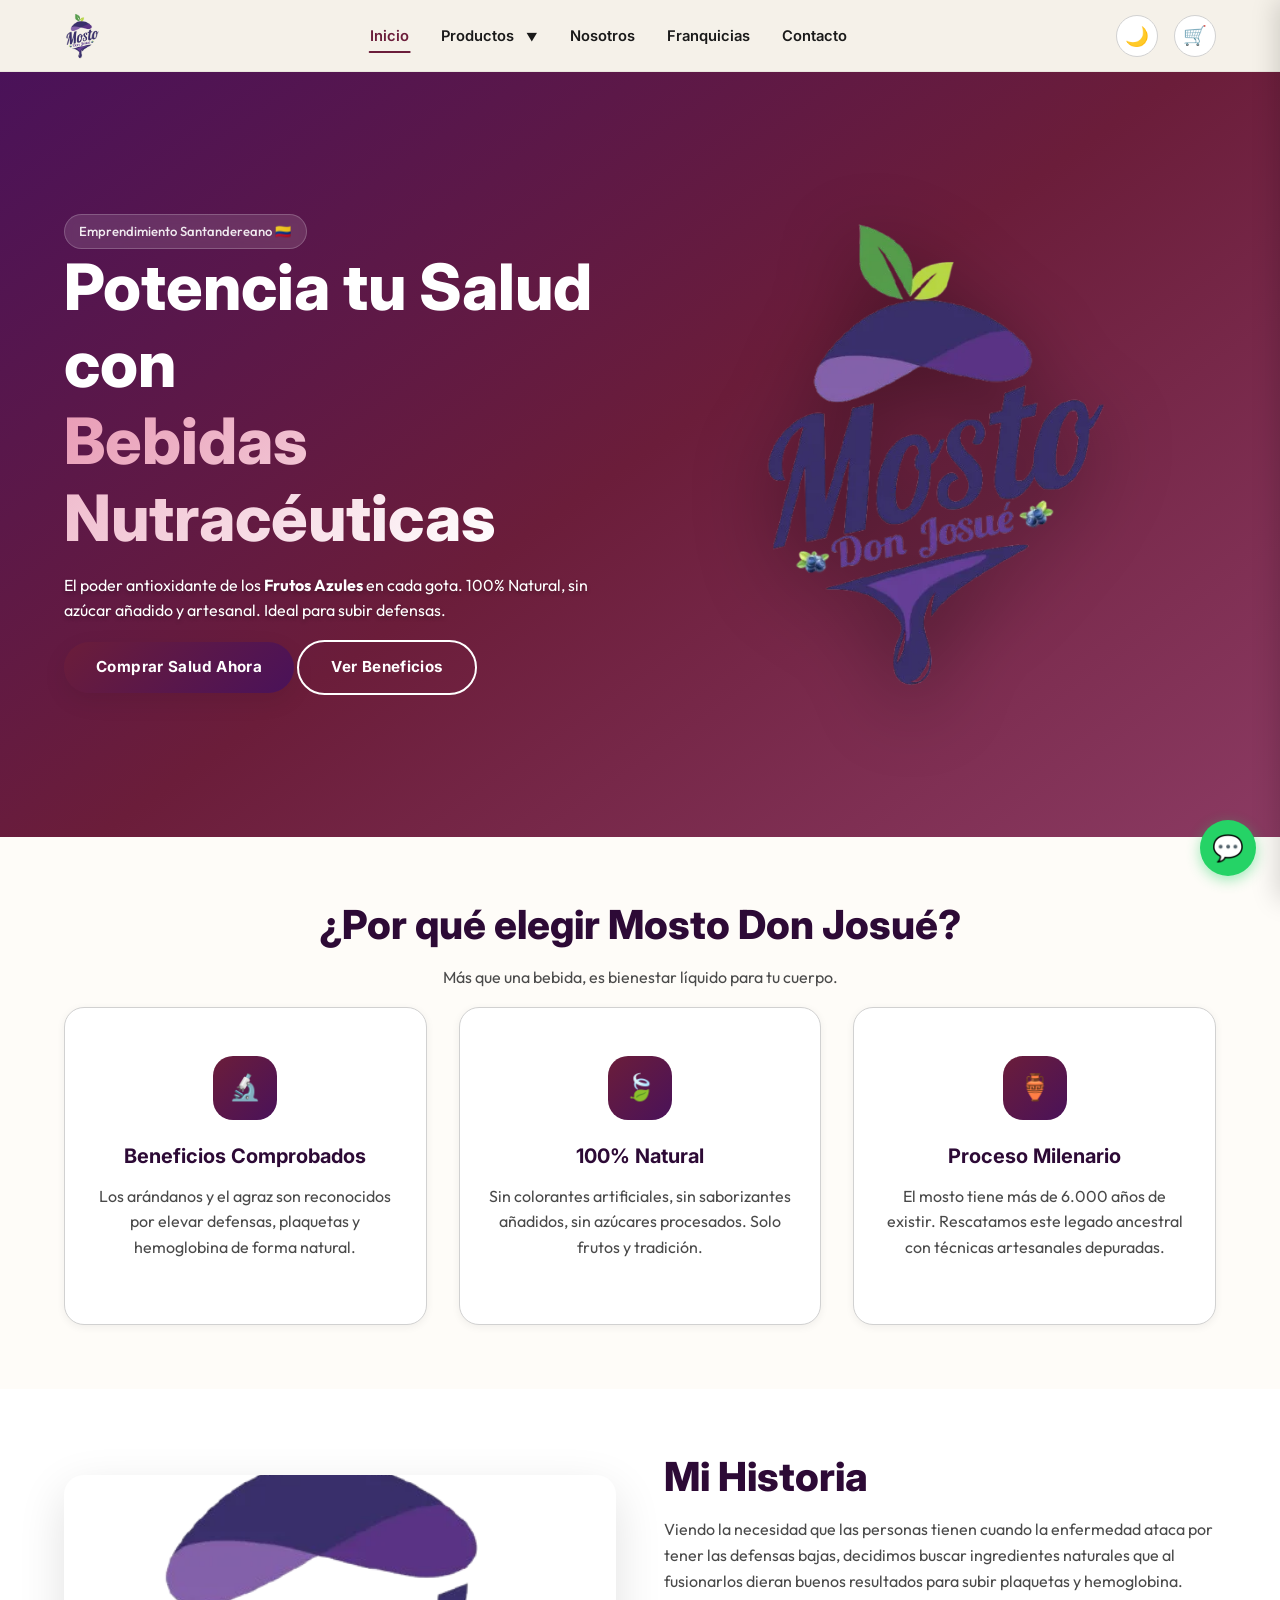
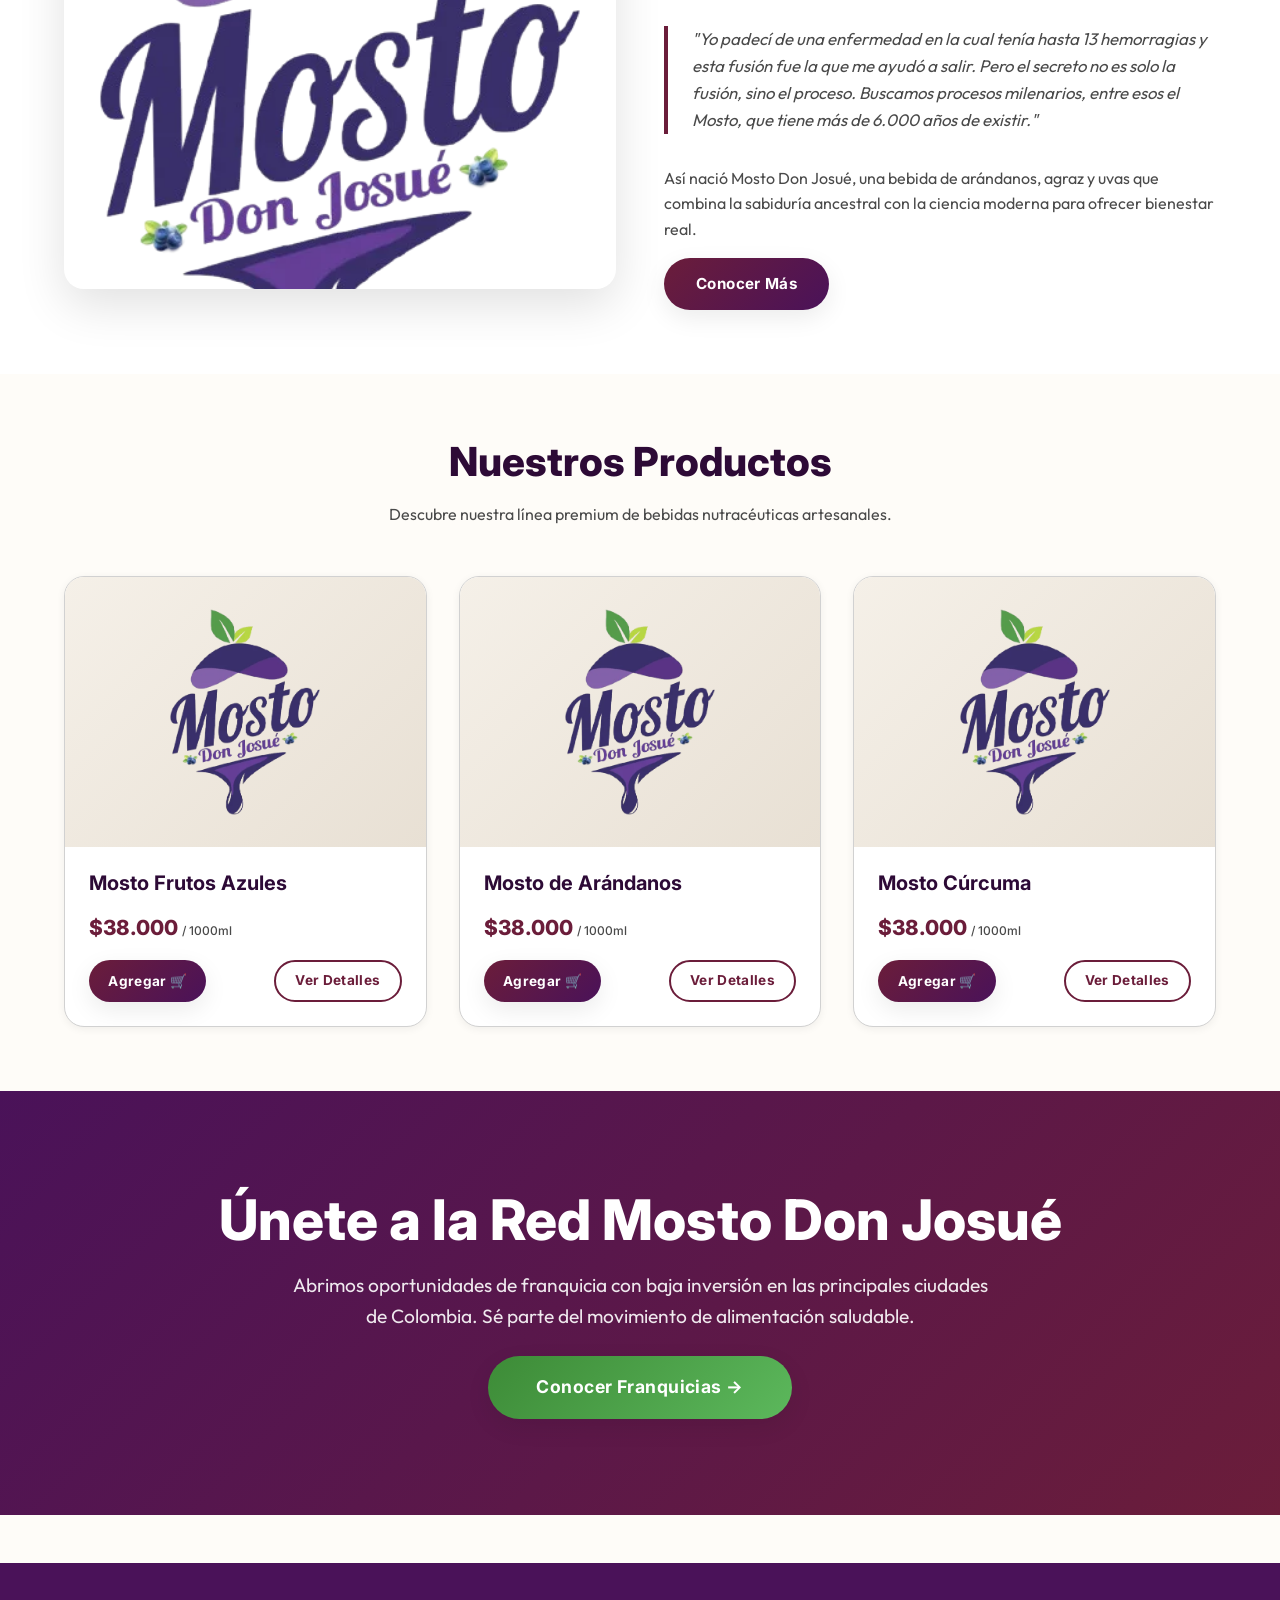
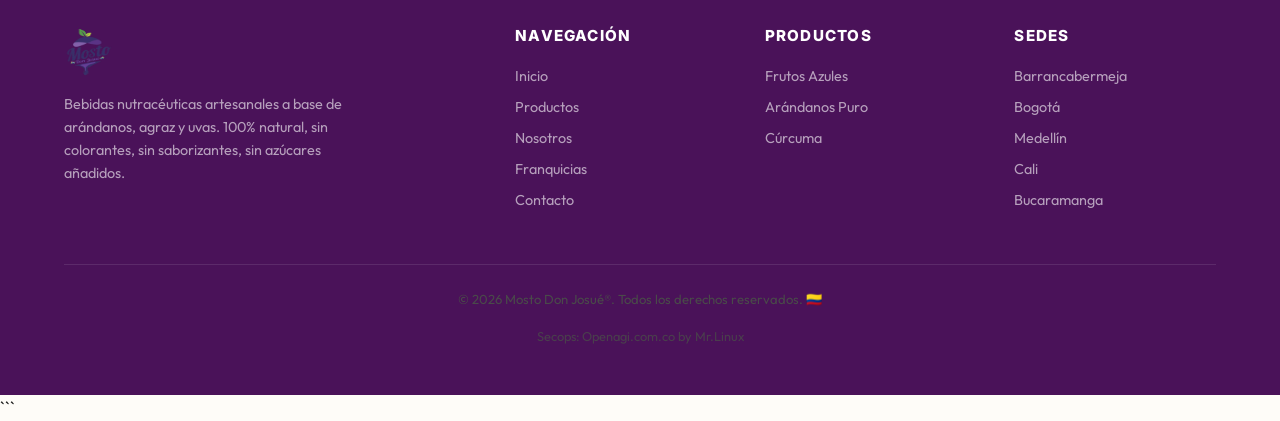
<file: index.html>
<!DOCTYPE html>
<html lang="es" data-theme="light">

<head>
  <meta charset="UTF-8">
  <meta name="viewport" content="width=device-width, initial-scale=1.0">
  <title>Mosto Don Josué — Bebidas Nutracéuticas Artesanales</title>
  <meta name="description"
    content="Mosto Don Josué: bebidas artesanales 100% naturales de arándanos, agraz y uvas. Sin colorantes, sin saborizantes, sin azúcares añadidos. Potencia tu salud con la fusión milenaria del mosto.">
  <meta name="keywords" content="mosto, arándanos, agraz, uvas, bebida natural, nutracéutico, artesanal, Colombia">
  <link rel="icon" href="assets/logo.png" type="image/png">
  <link rel="stylesheet" href="css/styles.css">
  <link rel="canonical" href="https://mostodonjosue.com/">

  <!-- Open Graph -->
  <meta property="og:type" content="website">
  <meta property="og:url" content="https://mostodonjosue.com/">
  <meta property="og:title" content="Mosto Don Josué 🍇 | Sube tus Defensas 🛡️">
  <meta property="og:description"
    content="Bebidas 100% naturales de Arándanos, Agraz y Uva. Sin azúcar, sin alcohol. ¡Potencia tu salud hoy! 👇">
  <meta property="og:image" content="https://mostodonjosue.com/assets/social-share.png">

  <!-- Twitter -->
  <meta name="twitter:card" content="summary_large_image">
  <meta name="twitter:title" content="Mosto Don Josué 🍇 | Salud Natural">
  <meta name="twitter:description" content="La fusión antioxidante más potente de Colombia. ¡Pide tu mosto aquí! 🍷">
  <meta name="twitter:image" content="https://mostodonjosue.com/assets/social-share.png">

  <!-- Schema.org JSON-LD -->
  <script type="application/ld+json">
  {
    "@context": "https://schema.org",
    "@graph": [
      {
        "@type": "Organization",
        "@id": "https://mostodonjosue.com/#organization",
        "name": "Mosto Don Josué",
        "url": "https://mostodonjosue.com/",
        "logo": "https://mostodonjosue.com/assets/logo.png",
        "email": "contacto@mostodonjosue.com",
        "description": "Bebidas nutracéuticas 100% naturales de arándanos, agraz y uvas.",
        "brand": {
            "@type": "Brand",
            "name": "Mosto Don Josué"
        },
        "founder": {
            "@type": "Person",
            "name": "Don Josué"
        },
        "contactPoint": {
          "@type": "ContactPoint",
          "telephone": "+57-300-123-4567",
          "contactType": "customer service",
          "areaServed": "CO",
          "availableLanguage": "Spanish"
        }
      },
      {
        "@type": "WebSite",
        "@id": "https://mostodonjosue.com/#website",
        "url": "https://mostodonjosue.com/",
        "name": "Mosto Don Josué",
        "publisher": {
          "@id": "https://mostodonjosue.com/#organization"
        },
        "creator": {
            "@type": "Organization",
            "name": "OpenAGI",
            "url": "https://openagi.com.co"
        }
      }
    ]
  }
  </script>
  <!-- Umami Analytics -->
  <script defer src="https://analytics.openagi.com.co/script.js" data-website-id="0c836e07-af92-47c0-8b36-e23a0c9db6c1"></script>
</head>

<body>

  <!-- ==================== HEADER ==================== -->
  <header class="header" id="header">
    <div class="container">
      <a href="index.html" class="header__logo" aria-label="Inicio">
        <img src="assets/logo.png" alt="Mosto Don Josué" width="48" height="56">
      </a>

      <nav class="nav" id="main-nav" aria-label="Navegación principal">
        <div class="nav__item">
          <a href="index.html" class="nav__link active">Inicio</a>
        </div>
        <div class="nav__item">
          <a href="productos.html" class="nav__link nav__has-sub">Productos <span class="nav__toggle-sub">▼</span></a>
          <div class="nav__megamenu">
            <div class="container megamenu__grid">
              <!-- Column 1: Featured Image / Promo -->
              <div class="megamenu__col megamenu__featured">
                <div class="megamenu__image">
                  <img src="assets/logo.png" alt="Mosto Don Josué" width="200" height="200">
                  <div class="megamenu__caption">
                    <span>Nueva Cosecha</span>
                    <h4>Edición Especial</h4>
                    <a href="productos.html" class="link-arrow">Ver Todo →</a>
                  </div>
                </div>
              </div>

              <!-- Column 2: Product Categories -->
              <div class="megamenu__col">
                <h4 class="megamenu__title">Nuestros Mostos</h4>
                <ul class="megamenu__list">
                  <li>
                    <a href="producto-frutos-azules.html" class="megamenu__item">
                      <div class="megamenu__icon">🍇</div>
                      <div>
                        <strong>Mosto Frutos Azules</strong>
                        <small>Antioxidante y delicioso</small>
                      </div>
                    </a>
                  </li>
                  <li>
                    <a href="producto-arandanos.html" class="megamenu__item">
                      <div class="megamenu__icon">🫐</div>
                      <div>
                        <strong>Mosto de Arándanos</strong>
                        <small>100% Puro y Natural</small>
                      </div>
                    </a>
                  </li>
                  <li>
                    <a href="producto-curcuma.html" class="megamenu__item">
                      <div class="megamenu__icon">🌿</div>
                      <div>
                        <strong>Mosto Cúrcuma</strong>
                        <small>Antiinflamatorio natural</small>
                      </div>
                    </a>
                  </li>
                </ul>
              </div>

              <!-- Column 3: Why Choose Us -->
              <div class="megamenu__col megamenu__highlights">
                <h4 class="megamenu__title">Beneficios</h4>
                <ul class="megamenu__list-simple">
                  <li>✅ Sube defensas naturalmente</li>
                  <li>✅ Sin azúcar añadido</li>
                  <li>✅ 100% Artesanal</li>
                </ul>
                <a href="nosotros.html" class="btn btn-sm btn-secondary" style="margin-top: 1rem;">Conocer Más</a>
              </div>
            </div>
          </div>
        </div>
        <div class="nav__item">
          <a href="nosotros.html" class="nav__link">Nosotros</a>
        </div>
        <div class="nav__item">
          <a href="franquicias.html" class="nav__link">Franquicias</a>
        </div>
        <div class="nav__item">
          <a href="contacto.html" class="nav__link">Contacto</a>
        </div>
      </nav>

      <div class="header__actions">
        <button class="dark-toggle" aria-label="Cambiar modo oscuro">🌙</button>
        <a href="carrito.html" class="cart-btn" aria-label="Ver carrito">
          🛒
          <span class="cart-badge" id="cart-badge">0</span>
        </a>
        <button class="hamburger" id="hamburger" aria-label="Abrir menú">
          <span></span><span></span><span></span>
        </button>
      </div>
    </div>
  </header>

  <main>

    <!-- ==================== HERO ==================== -->
    <section class="hero">
      <div class="container hero__container">
        <div class="hero__content fade-in">
          <span class="hero__badge">Emprendimiento Santandereano 🇨🇴</span>
          <div class="hero__content">
            <h1 class="hero__title">
              Potencia tu Salud con <br>
              <span class="text-gradient">Bebidas Nutracéuticas</span>
            </h1>
            <p class="hero__subtitle">
              El poder antioxidante de los <strong>Frutos Azules</strong> en cada gota.
              100% Natural, sin azúcar añadido y artesanal. Ideal para subir defensas.
            </p>
            <div class="hero__buttons">
              <a href="productos.html" class="btn btn-primary">Comprar Salud Ahora</a>
              <a href="#valor" class="btn btn-secondary">Ver Beneficios</a>
            </div>
          </div>
        </div>
        <div class="hero__image fade-in" style="--i:1">
          <img src="assets/logo.png" alt="Mosto Don Josué - Logo" class="hero__logo-img">
        </div>
      </div>
    </section>

    <!-- ==================== PROPUESTA DE VALOR ==================== -->
    <section class="features section" id="valor">
      <div class="container">
        <div class="section-header text-center">
          <h2 class="section-title">¿Por qué elegir Mosto Don Josué?</h2>
          <p class="section-subtitle">Más que una bebida, es bienestar líquido para tu cuerpo.</p>
        </div>
        <div class="grid-3 stagger">
          <div class="feature-card fade-in" style="--i:0">
            <div class="feature-icon">🔬</div>
            <h3>Beneficios Comprobados</h3>
            <p>Los arándanos y el agraz son reconocidos por elevar defensas, plaquetas y hemoglobina de forma natural.
            </p>
          </div>
          <div class="feature-card fade-in" style="--i:1">
            <div class="feature-icon">🍃</div>
            <h3>100% Natural</h3>
            <p>Sin colorantes artificiales, sin saborizantes añadidos, sin azúcares procesados. Solo frutos y tradición.
            </p>
          </div>
          <div class="feature-card fade-in" style="--i:2">
            <div class="feature-icon">🏺</div>
            <h3>Proceso Milenario</h3>
            <p>El mosto tiene más de 6.000 años de existir. Rescatamos este legado ancestral con técnicas artesanales
              depuradas.</p>
          </div>
        </div>
      </div>
    </section>

    <!-- ==================== MI HISTORIA ==================== -->
    <section class="historia section" id="historia">
      <div class="container">
        <div class="historia__image fade-in fade-in-left">
          <img src="assets/logo.png" alt="Fundadora de Mosto Don Josué" loading="lazy" width="600" height="450">
        </div>
        <div class="historia__content fade-in fade-in-right">
          <h2>Mi Historia</h2>
          <p>Viendo la necesidad que las personas tienen cuando la enfermedad ataca por tener las defensas bajas,
            decidimos buscar ingredientes naturales que al fusionarlos dieran buenos resultados para subir plaquetas y
            hemoglobina.</p>
          <blockquote>
            "Yo padecí de una enfermedad en la cual tenía hasta 13 hemorragias y esta fusión fue la que me ayudó a
            salir. Pero el secreto no es solo la fusión, sino el proceso. Buscamos procesos milenarios, entre esos el
            Mosto, que tiene más de 6.000 años de existir."
          </blockquote>
          <p>Así nació Mosto Don Josué, una bebida de arándanos, agraz y uvas que combina la sabiduría ancestral con la
            ciencia moderna para ofrecer bienestar real.</p>
          <a href="nosotros.html" class="btn btn-primary">Conocer Más</a>
        </div>
      </div>
    </section>

    <!-- ==================== PRODUCTOS DESTACADOS ==================== -->
    <section class="section" id="productos">
      <div class="container">
        <div class="section-heading fade-in">
          <h2>Nuestros Productos</h2>
          <p>Descubre nuestra línea premium de bebidas nutracéuticas artesanales.</p>
        </div>
        <div class="grid-3 stagger">

          <!-- Producto 1 -->
          <div class="card fade-in" style="--i:0">
            <div class="card__image">
              <img src="assets/logo.png" alt="Mosto Frutos Azules" loading="lazy" width="300" height="225">
            </div>
            <div class="card__body">
              <h3 class="card__title">Mosto Frutos Azules</h3>
              <p class="card__price">$38.000 <small>/ 1000ml</small></p>
              <div class="card__actions">
                <button class="btn btn-primary btn-sm quick-add-btn" data-id="frutos-azules"
                  data-name="Mosto Frutos Azules" data-price="38000" data-volume="1000ml" data-image="assets/logo.png">
                  Agregar 🛒
                </button>
                <a href="producto-frutos-azules.html" class="btn btn-secondary btn-sm">Ver Detalles</a>
              </div>
            </div>
          </div>

          <!-- Producto 2 -->
          <div class="card fade-in" style="--i:1">
            <div class="card__image">
              <img src="assets/logo.png" alt="Mosto Puro de Arándanos" loading="lazy" width="300" height="225">
            </div>
            <div class="card__body">
              <h3 class="card__title">Mosto de Arándanos</h3>
              <p class="card__price">$38.000 <small>/ 1000ml</small></p>
              <div class="card__actions">
                <button class="btn btn-primary btn-sm quick-add-btn" data-id="arandanos" data-name="Mosto de Arándanos"
                  data-price="38000" data-volume="1000ml" data-image="assets/logo.png">
                  Agregar 🛒
                </button>
                <a href="producto-arandanos.html" class="btn btn-secondary btn-sm">Ver Detalles</a>
              </div>
            </div>
          </div>

          <!-- Producto 3 -->
          <div class="card fade-in" style="--i:2">
            <div class="card__image">
              <img src="assets/logo.png" alt="Mosto Cúrcuma Uvas y Arándanos" loading="lazy" width="300" height="225">
            </div>
            <div class="card__body">
              <h3 class="card__title">Mosto Cúrcuma</h3>
              <p class="card__price">$38.000 <small>/ 1000ml</small></p>
              <div class="card__actions">
                <button class="btn btn-primary btn-sm quick-add-btn" data-id="curcuma" data-name="Mosto Cúrcuma"
                  data-price="38000" data-volume="1000ml" data-image="assets/logo.png">
                  Agregar 🛒
                </button>
                <a href="producto-curcuma.html" class="btn btn-secondary btn-sm">Ver Detalles</a>
              </div>
            </div>
          </div>

        </div>
      </div>
    </section>

    <!-- ==================== CTA FRANQUICIAS ==================== -->
    <section class="franchise-hero section fade-in">
      <div class="container">
        <h2>Únete a la Red Mosto Don Josué</h2>
        <p class="lead">Abrimos oportunidades de franquicia con baja inversión en las principales ciudades de Colombia.
          Sé parte del movimiento de alimentación saludable.</p>
        <a href="franquicias.html" class="btn btn-green btn-lg" style="margin-top: var(--space-lg);">Conocer Franquicias
          →</a>
      </div>
    </section>

  </main>

  <!-- ==================== FOOTER ==================== -->
  <footer class="footer">
    <div class="container">
      <div class="footer__grid">
        <div class="footer__brand">
          <img src="assets/logo.png" alt="Mosto Don Josué" width="50" height="58">
          <p>Bebidas nutracéuticas artesanales a base de arándanos, agraz y uvas. 100% natural, sin colorantes, sin
            saborizantes, sin azúcares añadidos.</p>
        </div>
        <div>
          <h4>Navegación</h4>
          <div class="footer__links">
            <a href="index.html">Inicio</a>
            <a href="productos.html">Productos</a>
            <a href="nosotros.html">Nosotros</a>
            <a href="franquicias.html">Franquicias</a>
            <a href="contacto.html">Contacto</a>
          </div>
        </div>
        <div>
          <h4>Productos</h4>
          <div class="footer__links">
            <a href="producto-frutos-azules.html">Frutos Azules</a>
            <a href="producto-arandanos.html">Arándanos Puro</a>
            <a href="producto-curcuma.html">Cúrcuma</a>
          </div>
        </div>
        <div>
          <h4>Sedes</h4>
          <div class="footer__links">
            <a href="franquicias.html">Barrancabermeja</a>
            <a href="franquicias.html">Bogotá</a>
            <a href="franquicias.html">Medellín</a>
            <a href="franquicias.html">Cali</a>
            <a href="franquicias.html">Bucaramanga</a>
          </div>
        </div>
      </div>
      <div class="footer__bottom">
        <p>&copy; 2026 Mosto Don Josué®. Todos los derechos reservados. 🇨🇴</p>
        <p style="margin-top: 5px; font-size: 0.8rem; opacity: 0.8;">
          <a href="https://openagi.com.co" target="_blank" rel="noopener"
            style="color: inherit; text-decoration: none;">
            Secops: Openagi.com.co by Mr.Linux
          </a>
        </p>
      </div>
    </div>
  </footer>

  <!-- WhatsApp Float -->
  <a href="https://wa.me/573001234567?text=Hola%2C%20quiero%20información%20sobre%20Mosto%20Don%20Josué"
    class="whatsapp-float" target="_blank" rel="noopener" aria-label="Contactar por WhatsApp">💬</a>

  <!-- Scroll Top -->
  <button class="scroll-top" aria-label="Volver arriba">↑</button>

  <!-- ==================== CART DRAWER ==================== -->
  <div class="cart-overlay" id="cart-overlay"></div>
  <div class="cart-drawer" id="cart-drawer">
    <div class="cart-drawer__header">
      <h3>Tu Carrito <span id="drawer-count">(0)</span></h3>
      <button class="cart-drawer__close" aria-label="Cerrar carrito">✕</button>
    </div>

    <div class="cart-drawer__body" id="drawer-items">
      <!-- Items injected via JS -->
      <div class="drawer-empty-state">
        <p>Tu carrito está vacío</p>
        <a href="productos.html" class="btn btn-sm btn-primary">Ver Productos</a>
      </div>
    </div>

    <div class="cart-drawer__footer">
      <div class="drawer-summary">
        <div class="flex-between">
          <span>Subtotal</span>
          <strong id="drawer-total">$0</strong>
        </div>
      </div>

      <div class="drawer-checkout">
        <div class="form-group" style="margin-bottom: 1rem;">
          <label for="drawer-city" class="form-label" style="font-size: 0.8rem;">📍 Ciudad de entrega:</label>
          <select id="drawer-city" class="form-select form-select-sm">
            <option value="">Seleccionar ciudad...</option>
            <!-- Populated by JS -->
          </select>
        </div>
        <button id="drawer-checkout-btn" class="btn btn-whatsapp btn-block" style="width: 100%;">
          Completar pedido en WhatsApp 📲
        </button>
      </div>
    </div>
  </div>

  <!-- Scripts -->
  <script src="js/theme.js"></script>
  <script src="js/analytics.js"></script>
  <script src="js/cart.js"></script>
  <script src="js/checkout.js"></script>
  <script src="js/nav.js"></script>
  <script src="js/main.js"></script>
  <!-- Drawer Logic (Inline for now or moved to main.js) -->
  <script>
    document.addEventListener('DOMContentLoaded', () => {
      // Initialize city selector in drawer
      const citySelect = document.getElementById('drawer-city');
      if (citySelect && Checkout) {
        Checkout.getCities().forEach(city => {
          const opt = document.createElement('option');
          opt.value = city.value;
          opt.textContent = city.label;
          citySelect.appendChild(opt);
        });
      }
    });
  </script>

</body>

</html>
```
</file>
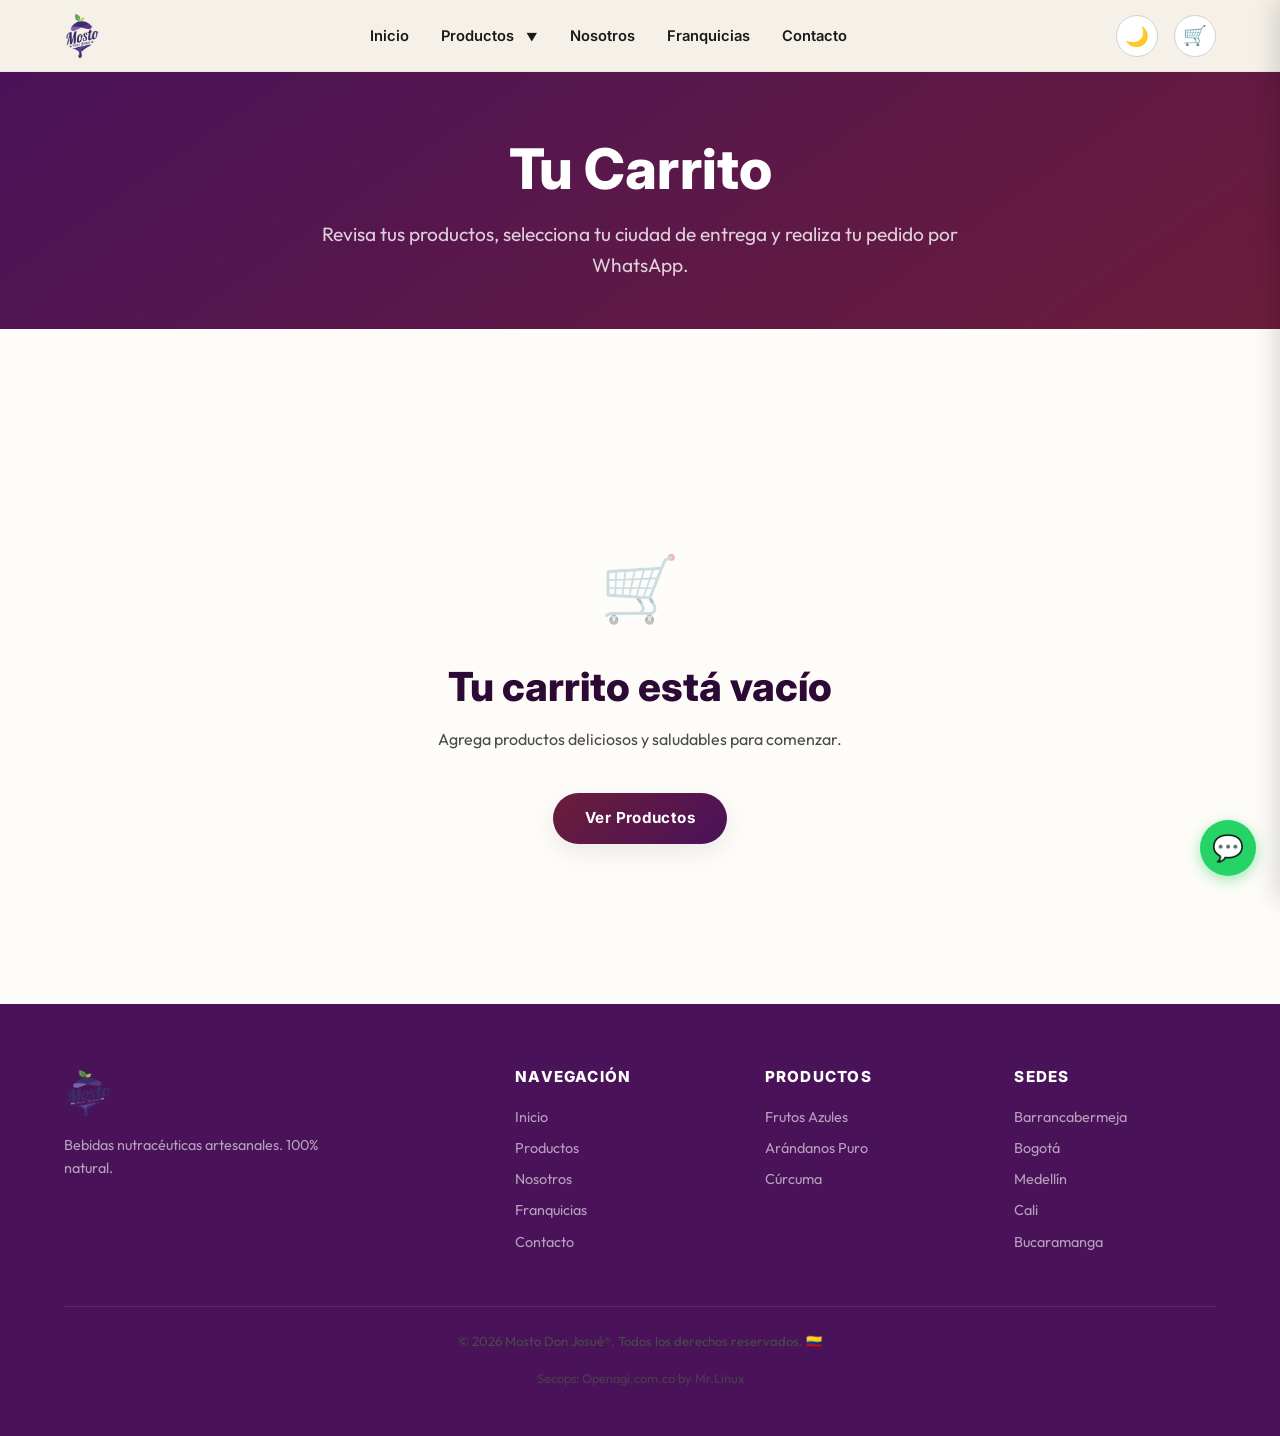
<file: carrito.html>
<!DOCTYPE html>
<html lang="es" data-theme="light">

<head>
    <meta charset="UTF-8">
    <meta name="viewport" content="width=device-width, initial-scale=1.0">
    <title>Carrito de Compras — Mosto Don Josué</title>
    <meta name="description"
        content="Tu carrito de compras Mosto Don Josué. Revisa tus productos, selecciona tu ciudad y finaliza tu pedido por WhatsApp.">
    <link rel="icon" href="assets/logo.png" type="image/png">
    <link rel="stylesheet" href="css/styles.css">
    <link rel="canonical" href="https://mostodonjosue.com/carrito">

    <!-- Open Graph -->
    <meta property="og:type" content="website">
    <meta property="og:url" content="https://mostodonjosue.com/carrito">
    <meta property="og:title" content="Tu Carrito 🛒 | Finaliza tu Pedido">
    <meta property="og:description" content="Estás a un paso de recibir bienestar en casa. ¡Completa tu compra! 🚚">
    <meta property="og:image" content="https://mostodonjosue.com/assets/social-share.png">
    <!-- Umami Analytics -->
    <script defer src="https://analytics.openagi.com.co/script.js" data-website-id="0c836e07-af92-47c0-8b36-e23a0c9db6c1"></script>
</head>

<body>

    <!-- HEADER -->
    <!-- ==================== HEADER ==================== -->
    <header class="header" id="header">
        <div class="container">
            <a href="index.html" class="header__logo" aria-label="Inicio">
                <img src="assets/logo.png" alt="Mosto Don Josué" width="48" height="56">
            </a>

            <nav class="nav" id="main-nav" aria-label="Navegación principal">
                <div class="nav__item">
                    <a href="index.html" class="nav__link">Inicio</a>
                </div>
                <div class="nav__item">
                    <a href="productos.html" class="nav__link nav__has-sub">Productos <span
                            class="nav__toggle-sub">▼</span></a>
                    <div class="nav__megamenu">
                        <div class="container megamenu__grid">
                            <!-- Column 1: Featured Image / Promo -->
                            <div class="megamenu__col megamenu__featured">
                                <div class="megamenu__image">
                                    <img src="assets/logo.png" alt="Mosto Don Josué" width="200" height="200">
                                    <div class="megamenu__caption">
                                        <span>Nueva Cosecha</span>
                                        <h4>Edición Especial</h4>
                                        <a href="productos.html" class="link-arrow">Ver Todo →</a>
                                    </div>
                                </div>
                            </div>

                            <!-- Column 2: Product Categories -->
                            <div class="megamenu__col">
                                <h4 class="megamenu__title">Nuestros Mostos</h4>
                                <ul class="megamenu__list">
                                    <li>
                                        <a href="producto-frutos-azules.html" class="megamenu__item">
                                            <div class="megamenu__icon">🍇</div>
                                            <div>
                                                <strong>Mosto Frutos Azules</strong>
                                                <small>Antioxidante y delicioso</small>
                                            </div>
                                        </a>
                                    </li>
                                    <li>
                                        <a href="producto-arandanos.html" class="megamenu__item">
                                            <div class="megamenu__icon">🫐</div>
                                            <div>
                                                <strong>Mosto de Arándanos</strong>
                                                <small>100% Puro y Natural</small>
                                            </div>
                                        </a>
                                    </li>
                                    <li>
                                        <a href="producto-curcuma.html" class="megamenu__item">
                                            <div class="megamenu__icon">🌿</div>
                                            <div>
                                                <strong>Mosto Cúrcuma</strong>
                                                <small>Antiinflamatorio natural</small>
                                            </div>
                                        </a>
                                    </li>
                                </ul>
                            </div>

                            <!-- Column 3: Why Choose Us -->
                            <div class="megamenu__col megamenu__highlights">
                                <h4 class="megamenu__title">Beneficios</h4>
                                <ul class="megamenu__list-simple">
                                    <li>✅ Sube defensas naturalmente</li>
                                    <li>✅ Sin azúcar añadido</li>
                                    <li>✅ 100% Artesanal</li>
                                </ul>
                                <a href="nosotros.html" class="btn btn-sm btn-secondary"
                                    style="margin-top: 1rem;">Conocer
                                    Más</a>
                            </div>
                        </div>
                    </div>
                </div>
                <div class="nav__item">
                    <a href="nosotros.html" class="nav__link">Nosotros</a>
                </div>
                <div class="nav__item">
                    <a href="franquicias.html" class="nav__link">Franquicias</a>
                </div>
                <div class="nav__item">
                    <a href="contacto.html" class="nav__link">Contacto</a>
                </div>
            </nav>

            <div class="header__actions">
                <button class="dark-toggle" aria-label="Cambiar modo oscuro">🌙</button>
                <a href="carrito.html" class="cart-btn" aria-label="Ver carrito">
                    🛒
                    <span class="cart-badge" id="cart-badge">0</span>
                </a>
                <button class="hamburger" id="hamburger" aria-label="Abrir menú">
                    <span></span><span></span><span></span>
                </button>
            </div>
        </div>
    </header>

    <main>
        <section class="page-header">
            <div class="container">
                <h1>Tu Carrito</h1>
                <p class="lead">Revisa tus productos, selecciona tu ciudad de entrega y realiza tu pedido por WhatsApp.
                </p>
            </div>
        </section>

        <section class="section cart-page">
            <div class="container">
                <!-- Empty State -->
                <div class="cart-empty" id="cart-empty" style="display:none;">
                    <div class="cart-empty__icon">🛒</div>
                    <h2>Tu carrito está vacío</h2>
                    <p>Agrega productos deliciosos y saludables para comenzar.</p>
                    <a href="productos.html" class="btn btn-primary" style="margin-top: var(--space-lg);">Ver
                        Productos</a>
                </div>

                <!-- Cart Items -->
                <div id="cart-content" style="display:none;">
                    <div class="cart-items" id="cart-items">
                        <!-- Rendered dynamically by JS -->
                    </div>

                    <!-- Summary -->
                    <div class="cart-summary" id="cart-summary">
                        <div class="cart-summary__row">
                            <span>Subtotal</span>
                            <span id="cart-subtotal">$0</span>
                        </div>
                        <div class="cart-summary__row">
                            <span>Envío</span>
                            <span style="color: var(--green-botanical); font-weight:600;">Coordinar con la sede</span>
                        </div>
                        <div class="cart-summary__row cart-summary__row--total">
                            <span>Total</span>
                            <span id="cart-total">$0</span>
                        </div>
                    </div>

                    <!-- Checkout -->
                    <div class="cart-checkout">
                        <div class="form-group">
                            <label class="form-label" for="city-select">📍 Selecciona tu ciudad de entrega</label>
                            <select id="city-select" class="form-select" required>
                                <option value="">— Elige tu ciudad —</option>
                            </select>
                            <p style="font-size:.82rem; color:var(--text-secondary); margin-top:var(--space-sm);">
                                Tu pedido será atendido por la sede más cercana a tu ubicación.
                            </p>
                        </div>

                        <button class="btn btn-whatsapp btn-lg" id="checkout-btn" style="width:100%;">
                            📲 Finalizar Compra por WhatsApp
                        </button>

                        <div style="text-align:center; margin-top: var(--space-lg);">
                            <button class="btn btn-sm" id="clear-cart-btn"
                                style="color: var(--gray-400); text-decoration: underline;">
                                Vaciar carrito
                            </button>
                        </div>
                    </div>
                </div>
            </div>
        </section>
    </main>

    <!-- FOOTER -->
    <footer class="footer">
        <div class="container">
            <div class="footer__grid">
                <div class="footer__brand"><img src="assets/logo.png" alt="Mosto Don Josué" width="50" height="58">
                    <p>Bebidas nutracéuticas artesanales. 100% natural.</p>
                </div>
                <div>
                    <h4>Navegación</h4>
                    <div class="footer__links"><a href="index.html">Inicio</a><a href="productos.html">Productos</a><a
                            href="nosotros.html">Nosotros</a><a href="franquicias.html">Franquicias</a><a
                            href="contacto.html">Contacto</a></div>
                </div>
                <div>
                    <h4>Productos</h4>
                    <div class="footer__links"><a href="producto-frutos-azules.html">Frutos Azules</a><a
                            href="producto-arandanos.html">Arándanos Puro</a><a href="producto-curcuma.html">Cúrcuma</a>
                    </div>
                </div>
                <div>
                    <h4>Sedes</h4>
                    <div class="footer__links"><a href="franquicias.html">Barrancabermeja</a><a
                            href="franquicias.html">Bogotá</a><a href="franquicias.html">Medellín</a><a
                            href="franquicias.html">Cali</a><a href="franquicias.html">Bucaramanga</a></div>
                </div>
            </div>
            <div class="footer__bottom">
                <p>&copy; 2026 Mosto Don Josué®. Todos los derechos reservados. 🇨🇴</p>
                <p style="margin-top: 5px; font-size: 0.8rem; opacity: 0.8;">
                    <a href="https://openagi.com.co" target="_blank" rel="noopener"
                        style="color: inherit; text-decoration: none;">
                        Secops: Openagi.com.co by Mr.Linux
                    </a>
                </p>
            </div>
    </footer>

    <a href="https://wa.me/573001234567" class="whatsapp-float" target="_blank" rel="noopener"
        aria-label="WhatsApp">💬</a>
    <button class="scroll-top" aria-label="Volver arriba">↑</button>

    <!-- ==================== CART DRAWER ==================== -->
    <div class="cart-overlay" id="cart-overlay"></div>
    <div class="cart-drawer" id="cart-drawer">
        <div class="cart-drawer__header">
            <h3>Tu Carrito <span id="drawer-count">(0)</span></h3>
            <button class="cart-drawer__close" aria-label="Cerrar carrito">✕</button>
        </div>

        <div class="cart-drawer__body" id="drawer-items">
            <!-- Items injected via JS -->
            <div class="drawer-empty-state">
                <p>Tu carrito está vacío</p>
                <a href="productos.html" class="btn btn-sm btn-primary">Ver Productos</a>
            </div>
        </div>

        <div class="cart-drawer__footer">
            <div class="drawer-summary">
                <div class="flex-between">
                    <span>Subtotal</span>
                    <strong id="drawer-total">$0</strong>
                </div>
            </div>

            <div class="drawer-checkout">
                <div class="form-group" style="margin-bottom: 1rem;">
                    <label for="drawer-city" class="form-label" style="font-size: 0.8rem;">📍 Ciudad de
                        entrega:</label>
                    <select id="drawer-city" class="form-select form-select-sm">
                        <option value="">Seleccionar ciudad...</option>
                        <!-- Populated by JS -->
                    </select>
                </div>
                <button id="drawer-checkout-btn" class="btn btn-whatsapp btn-block" style="width: 100%;">
                    Completar pedido en WhatsApp 📲
                </button>
            </div>
        </div>
    </div>

    <script src="js/theme.js"></script>
    <script src="js/analytics.js"></script>
    <script src="js/cart.js"></script>
    <script src="js/checkout.js"></script>
    <script src="js/nav.js"></script>
    <script src="js/main.js"></script>

    <!-- Cart Page Logic -->
    <script>
        (function () {
            const cartItemsEl = document.getElementById('cart-items');
            const cartEmptyEl = document.getElementById('cart-empty');
            const cartContentEl = document.getElementById('cart-content');
            const cartSubtotal = document.getElementById('cart-subtotal');
            const cartTotal = document.getElementById('cart-total');
            const citySelect = document.getElementById('city-select');
            const checkoutBtn = document.getElementById('checkout-btn');
            const clearBtn = document.getElementById('clear-cart-btn');

            // Populate city dropdown
            Checkout.getCities().forEach(city => {
                const opt = document.createElement('option');
                opt.value = city.value;
                opt.textContent = city.label;
                citySelect.appendChild(opt);
            });

            function renderCart() {
                const cart = Cart.getAll();

                if (cart.length === 0) {
                    cartEmptyEl.style.display = 'block';
                    cartContentEl.style.display = 'none';
                    return;
                }

                cartEmptyEl.style.display = 'none';
                cartContentEl.style.display = 'block';

                cartItemsEl.innerHTML = cart.map(item => {
                    const subtotal = item.price * item.qty;
                    return `
          <div class="cart-item" data-id="${item.id}" data-volume="${item.volume}">
            <div class="cart-item__image">
              <img src="${item.image}" alt="${item.name}" width="60" height="60" loading="lazy">
            </div>
            <div class="cart-item__info">
              <h4>${item.name}</h4>
              <span class="cart-item__volume">${item.volume}</span>
              <div class="cart-item__controls">
                <div class="qty-control">
                  <button class="qty-btn cart-qty-minus" aria-label="Reducir">−</button>
                  <input type="number" class="qty-input cart-qty-input" value="${item.qty}" min="1" max="50" aria-label="Cantidad">
                  <button class="qty-btn cart-qty-plus" aria-label="Aumentar">+</button>
                </div>
              </div>
            </div>
            <div class="cart-item__actions">
              <span class="cart-item__price">${Cart.formatPrice(subtotal)}</span>
              <button class="cart-item__remove" aria-label="Eliminar">✕</button>
            </div>
          </div>
        `;
                }).join('');

                const total = Cart.getTotal();
                cartSubtotal.textContent = Cart.formatPrice(total);
                cartTotal.textContent = Cart.formatPrice(total);

                // Event delegation for cart items
                cartItemsEl.querySelectorAll('.cart-item').forEach(el => {
                    const id = el.dataset.id;
                    const volume = el.dataset.volume;
                    const qtyInput = el.querySelector('.cart-qty-input');

                    el.querySelector('.cart-qty-minus').addEventListener('click', () => {
                        const newQty = Math.max(1, parseInt(qtyInput.value) - 1);
                        qtyInput.value = newQty;
                        Cart.updateQty(id, volume, newQty);
                        renderCart();
                    });

                    el.querySelector('.cart-qty-plus').addEventListener('click', () => {
                        const newQty = Math.min(50, parseInt(qtyInput.value) + 1);
                        qtyInput.value = newQty;
                        Cart.updateQty(id, volume, newQty);
                        renderCart();
                    });

                    qtyInput.addEventListener('change', () => {
                        const newQty = Math.max(1, Math.min(50, parseInt(qtyInput.value) || 1));
                        qtyInput.value = newQty;
                        Cart.updateQty(id, volume, newQty);
                        renderCart();
                    });

                    el.querySelector('.cart-item__remove').addEventListener('click', () => {
                        Cart.remove(id, volume);
                        renderCart();
                    });
                });
            }

            // Checkout button
            checkoutBtn.addEventListener('click', () => {
                const city = citySelect.value;
                Checkout.send(city);
            });

            // Clear cart
            clearBtn.addEventListener('click', () => {
                if (confirm('¿Seguro que deseas vaciar tu carrito?')) {
                    Cart.clear();
                    renderCart();
                }
            });

            // Listen for cart updates from other pages
            document.addEventListener('cart:updated', renderCart);

            // Initial render
            renderCart();
        })();
    </script>
</body>

</html>
</file>
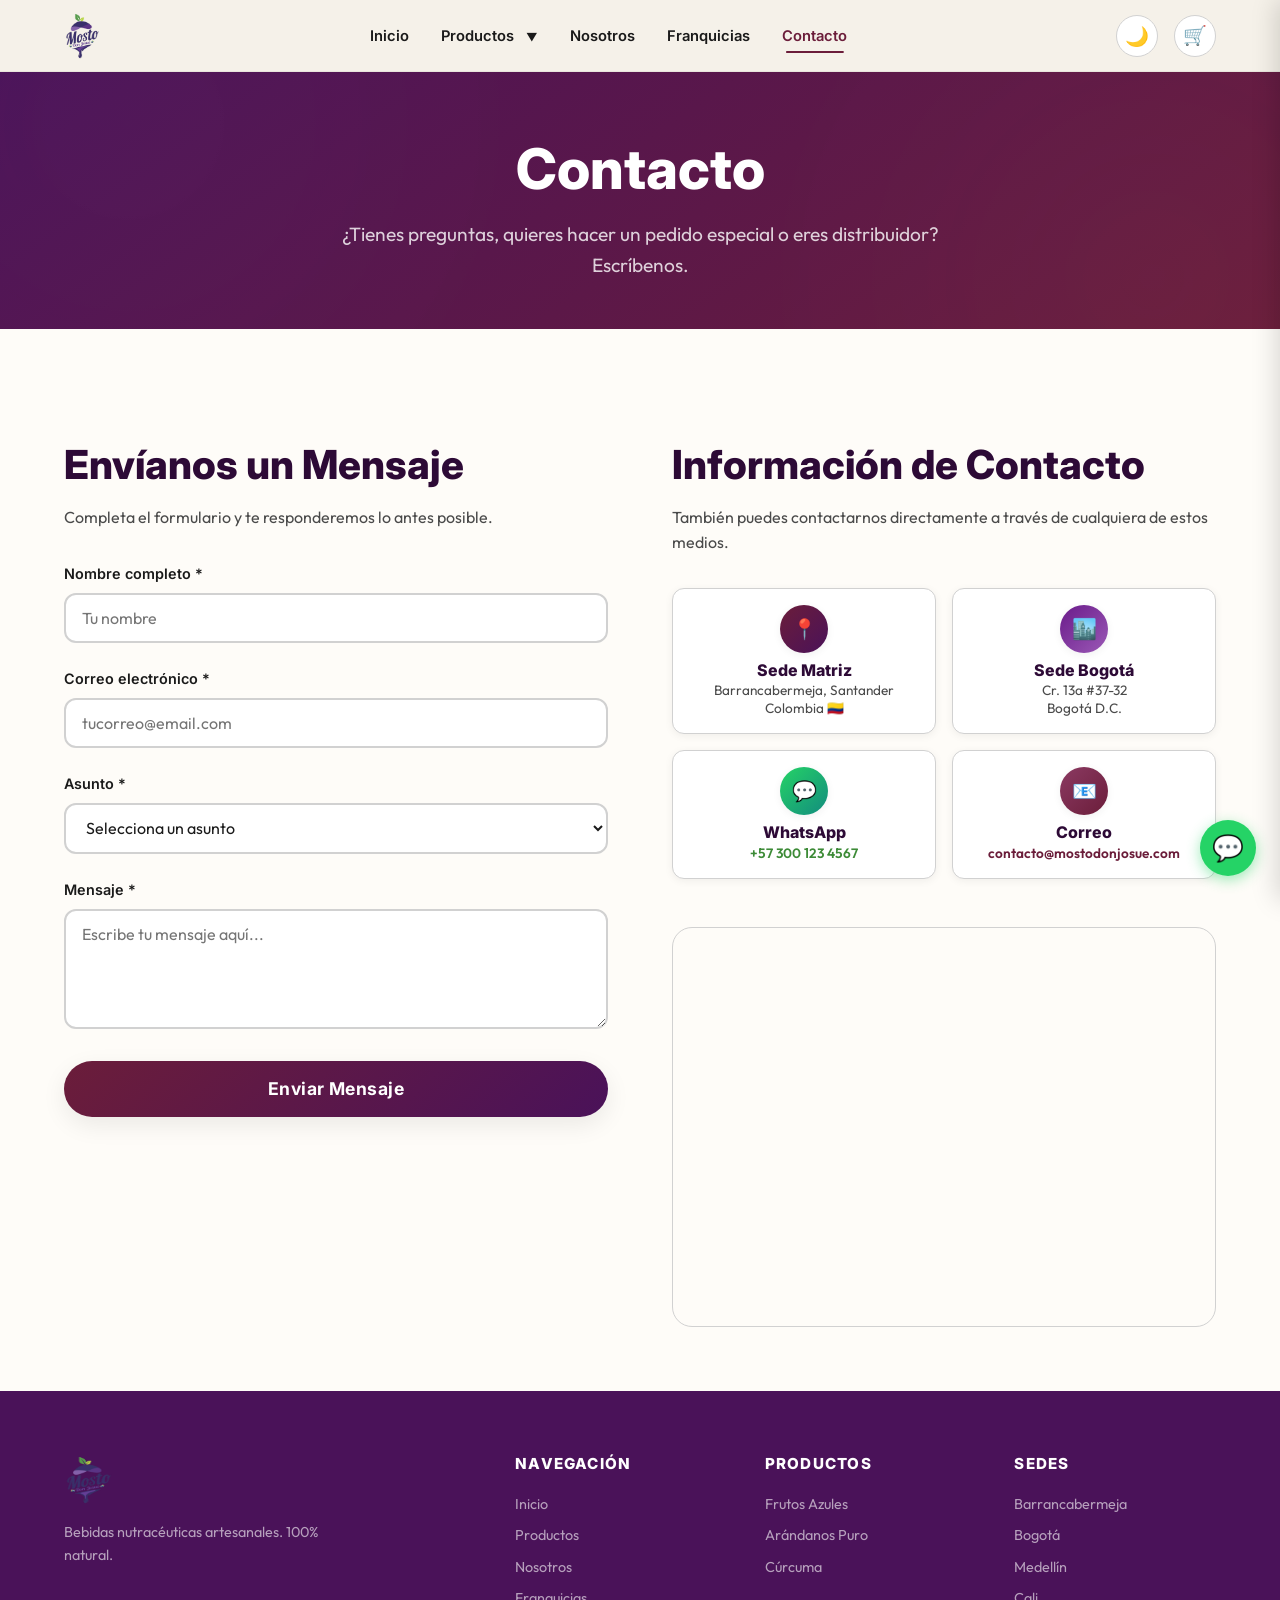
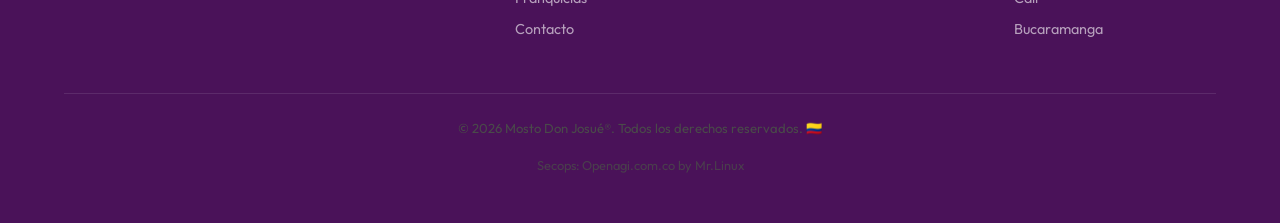
<file: contacto.html>
<!DOCTYPE html>
<html lang="es" data-theme="light">

<head>
    <meta charset="UTF-8">
    <meta name="viewport" content="width=device-width, initial-scale=1.0">
    <title>Contacto — Mosto Don Josué</title>
    <meta name="description"
        content="Contáctanos para pedidos, distribución o información. Mosto Don Josué — Sede Matriz: Barrancabermeja, Santander. Presencia en Bogotá, Medellín, Cali, Bucaramanga.">
    <link rel="icon" href="assets/logo.png" type="image/png">
    <link rel="stylesheet" href="css/styles.css">
    <link rel="canonical" href="https://mostodonjosue.com/contacto">

    <!-- Open Graph -->
    <meta property="og:type" content="website">
    <meta property="og:url" content="https://mostodonjosue.com/contacto">
    <meta property="og:title" content="Contáctanos 📞 | Mosto Don Josué">
    <meta property="og:description" content="Pedidos, dudas o distribución. ¡Escríbenos al WhatsApp! 👇">
    <meta property="og:image" content="https://mostodonjosue.com/assets/social-share.png">
    <!-- Umami Analytics -->
    <script defer src="https://analytics.openagi.com.co/script.js" data-website-id="0c836e07-af92-47c0-8b36-e23a0c9db6c1"></script>
</head>

<body>

    <!-- HEADER -->
    <!-- ==================== HEADER ==================== -->
    <header class="header" id="header">
        <div class="container">
            <a href="index.html" class="header__logo" aria-label="Inicio">
                <img src="assets/logo.png" alt="Mosto Don Josué" width="48" height="56">
            </a>

            <nav class="nav" id="main-nav" aria-label="Navegación principal">
                <div class="nav__item">
                    <a href="index.html" class="nav__link">Inicio</a>
                </div>
                <div class="nav__item">
                    <a href="productos.html" class="nav__link nav__has-sub">Productos <span
                            class="nav__toggle-sub">▼</span></a>
                    <div class="nav__megamenu">
                        <div class="container megamenu__grid">
                            <!-- Column 1: Featured Image / Promo -->
                            <div class="megamenu__col megamenu__featured">
                                <div class="megamenu__image">
                                    <img src="assets/logo.png" alt="Mosto Don Josué" width="200" height="200">
                                    <div class="megamenu__caption">
                                        <span>Nueva Cosecha</span>
                                        <h4>Edición Especial</h4>
                                        <a href="productos.html" class="link-arrow">Ver Todo →</a>
                                    </div>
                                </div>
                            </div>

                            <!-- Column 2: Product Categories -->
                            <div class="megamenu__col">
                                <h4 class="megamenu__title">Nuestros Mostos</h4>
                                <ul class="megamenu__list">
                                    <li>
                                        <a href="producto-frutos-azules.html" class="megamenu__item">
                                            <div class="megamenu__icon">🍇</div>
                                            <div>
                                                <strong>Mosto Frutos Azules</strong>
                                                <small>Antioxidante y delicioso</small>
                                            </div>
                                        </a>
                                    </li>
                                    <li>
                                        <a href="producto-arandanos.html" class="megamenu__item">
                                            <div class="megamenu__icon">🫐</div>
                                            <div>
                                                <strong>Mosto de Arándanos</strong>
                                                <small>100% Puro y Natural</small>
                                            </div>
                                        </a>
                                    </li>
                                    <li>
                                        <a href="producto-curcuma.html" class="megamenu__item">
                                            <div class="megamenu__icon">🌿</div>
                                            <div>
                                                <strong>Mosto Cúrcuma</strong>
                                                <small>Antiinflamatorio natural</small>
                                            </div>
                                        </a>
                                    </li>
                                </ul>
                            </div>

                            <!-- Column 3: Why Choose Us -->
                            <div class="megamenu__col megamenu__highlights">
                                <h4 class="megamenu__title">Beneficios</h4>
                                <ul class="megamenu__list-simple">
                                    <li>✅ Sube defensas naturalmente</li>
                                    <li>✅ Sin azúcar añadido</li>
                                    <li>✅ 100% Artesanal</li>
                                </ul>
                                <a href="nosotros.html" class="btn btn-sm btn-secondary"
                                    style="margin-top: 1rem;">Conocer
                                    Más</a>
                            </div>
                        </div>
                    </div>
                </div>
                <div class="nav__item">
                    <a href="nosotros.html" class="nav__link">Nosotros</a>
                </div>
                <div class="nav__item">
                    <a href="franquicias.html" class="nav__link">Franquicias</a>
                </div>
                <div class="nav__item">
                    <a href="contacto.html" class="nav__link active">Contacto</a>
                </div>
            </nav>

            <div class="header__actions">
                <button class="dark-toggle" aria-label="Cambiar modo oscuro">🌙</button>
                <a href="carrito.html" class="cart-btn" aria-label="Ver carrito">
                    🛒
                    <span class="cart-badge" id="cart-badge">0</span>
                </a>
                <button class="hamburger" id="hamburger" aria-label="Abrir menú">
                    <span></span><span></span><span></span>
                </button>
            </div>
        </div>
    </header>

    <main>
        <section class="page-header">
            <div class="hero__bg-pattern"></div>
            <div class="container">
                <h1>Contacto</h1>
                <p class="lead">¿Tienes preguntas, quieres hacer un pedido especial o eres distribuidor? Escríbenos.</p>
            </div>
        </section>

        <section class="section">
            <div class="container">
                <div class="grid-2" style="gap: var(--space-3xl);">
                    <!-- Contact Form -->
                    <div class="fade-in fade-in-left">
                        <h2>Envíanos un Mensaje</h2>
                        <p>Completa el formulario y te responderemos lo antes posible.</p>

                        <form id="contact-form" style="margin-top: var(--space-xl);">
                            <div class="form-group">
                                <label class="form-label" for="c-name">Nombre completo *</label>
                                <input type="text" id="c-name" class="form-input" required placeholder="Tu nombre">
                            </div>
                            <div class="form-group">
                                <label class="form-label" for="c-email">Correo electrónico *</label>
                                <input type="email" id="c-email" class="form-input" required
                                    placeholder="tucorreo@email.com">
                            </div>
                            <div class="form-group">
                                <label class="form-label" for="c-subject">Asunto *</label>
                                <select id="c-subject" class="form-select" required>
                                    <option value="">Selecciona un asunto</option>
                                    <option value="Pedido">Pedido / Compra</option>
                                    <option value="Distribución">Distribución / Alianza</option>
                                    <option value="Franquicia">Franquicia</option>
                                    <option value="Información">Información general</option>
                                    <option value="Otro">Otro</option>
                                </select>
                            </div>
                            <div class="form-group">
                                <label class="form-label" for="c-message">Mensaje *</label>
                                <textarea id="c-message" class="form-textarea" required
                                    placeholder="Escribe tu mensaje aquí..."></textarea>
                            </div>
                            <button type="submit" class="btn btn-primary btn-lg" style="width:100%;">Enviar
                                Mensaje</button>
                        </form>
                    </div>

                    <!-- Contact Info -->
                    <div class="fade-in fade-in-right">
                        <h2>Información de Contacto</h2>
                        <p>También puedes contactarnos directamente a través de cualquiera de estos medios.</p>

                        <div class="grid-2 toggle-grid" style="margin-top: var(--space-xl); gap: var(--space-md);">
                            <!-- Sede Matriz -->
                            <div class="contact-card">
                                <div class="contact-card__icon"
                                    style="background: linear-gradient(135deg, var(--burgundy), var(--purple-deep));">
                                    📍
                                </div>
                                <h4>Sede Matriz</h4>
                                <p>Barrancabermeja, Santander<br>Colombia 🇨🇴</p>
                            </div>

                            <!-- Sede Bogotá -->
                            <div class="contact-card">
                                <div class="contact-card__icon"
                                    style="background: linear-gradient(135deg, var(--purple-mid), var(--purple-soft));">
                                    🏙️
                                </div>
                                <h4>Sede Bogotá</h4>
                                <p>Cr. 13a #37-32<br>Bogotá D.C.</p>
                            </div>

                            <!-- WhatsApp -->
                            <div class="contact-card">
                                <div class="contact-card__icon"
                                    style="background: linear-gradient(135deg, #25D366, #128C7E);">
                                    💬
                                </div>
                                <h4>WhatsApp</h4>
                                <p><a href="https://wa.me/573001234567" target="_blank" rel="noopener"
                                        style="color: var(--green-botanical); font-weight: 600;">+57 300 123 4567</a>
                                </p>
                            </div>

                            <!-- Correo -->
                            <div class="contact-card">
                                <div class="contact-card__icon"
                                    style="background: linear-gradient(135deg, var(--magenta-rust), var(--burgundy));">
                                    📧
                                </div>
                                <h4>Correo</h4>
                                <p><a href="mailto:contacto@mostodonjosue.com"
                                        style="color: var(--burgundy); font-weight: 600;">contacto@mostodonjosue.com</a>
                                </p>
                            </div>
                        </div>

                        <!-- Map -->
                        <div class="map-container" style="margin-top: var(--space-2xl);">
                            <iframe
                                src="https://www.google.com/maps/embed?pb=!1m18!1m12!1m3!1d124838.26567791688!2d-73.8843584!3d7.0652371!2m3!1f0!2f0!3f0!3m2!1i1024!2i768!4f13.1!3m3!1m2!1s0x8e69555b84a40741%3A0x90e38bf7d6b0d2c0!2sBarrancabermeja%2C%20Santander!5e0!3m2!1ses!2sco!4v1"
                                allowfullscreen="" loading="lazy" referrerpolicy="no-referrer-when-downgrade"
                                title="Ubicación Mosto Don Josué"></iframe>
                        </div>
                    </div>
                </div>
            </div>
        </section>
    </main>

    <!-- FOOTER -->
    <footer class="footer">
        <div class="container">
            <div class="footer__grid">
                <div class="footer__brand"><img src="assets/logo.png" alt="Mosto Don Josué" width="50" height="58">
                    <p>Bebidas nutracéuticas artesanales. 100% natural.</p>
                </div>
                <div>
                    <h4>Navegación</h4>
                    <div class="footer__links"><a href="index.html">Inicio</a><a href="productos.html">Productos</a><a
                            href="nosotros.html">Nosotros</a><a href="franquicias.html">Franquicias</a><a
                            href="contacto.html">Contacto</a></div>
                </div>
                <div>
                    <h4>Productos</h4>
                    <div class="footer__links"><a href="producto-frutos-azules.html">Frutos Azules</a><a
                            href="producto-arandanos.html">Arándanos Puro</a><a href="producto-curcuma.html">Cúrcuma</a>
                    </div>
                </div>
                <div>
                    <h4>Sedes</h4>
                    <div class="footer__links"><a href="franquicias.html">Barrancabermeja</a><a
                            href="franquicias.html">Bogotá</a><a href="franquicias.html">Medellín</a><a
                            href="franquicias.html">Cali</a><a href="franquicias.html">Bucaramanga</a></div>
                </div>
            </div>
            <div class="footer__bottom">
                <p>&copy; 2026 Mosto Don Josué®. Todos los derechos reservados. 🇨🇴</p>
                <p style="margin-top: 5px; font-size: 0.8rem; opacity: 0.8;">
                    <a href="https://openagi.com.co" target="_blank" rel="noopener"
                        style="color: inherit; text-decoration: none;">
                        Secops: Openagi.com.co by Mr.Linux
                    </a>
                </p>
            </div>
        </div>
    </footer>

    <a href="https://wa.me/573001234567" class="whatsapp-float" target="_blank" rel="noopener"
        aria-label="WhatsApp">💬</a>
    <button class="scroll-top" aria-label="Volver arriba">↑</button>

    <!-- ==================== CART DRAWER ==================== -->
    <div class="cart-overlay" id="cart-overlay"></div>
    <div class="cart-drawer" id="cart-drawer">
        <div class="cart-drawer__header">
            <h3>Tu Carrito <span id="drawer-count">(0)</span></h3>
            <button class="cart-drawer__close" aria-label="Cerrar carrito">✕</button>
        </div>

        <div class="cart-drawer__body" id="drawer-items">
            <!-- Items injected via JS -->
            <div class="drawer-empty-state">
                <p>Tu carrito está vacío</p>
                <a href="productos.html" class="btn btn-sm btn-primary">Ver Productos</a>
            </div>
        </div>

        <div class="cart-drawer__footer">
            <div class="drawer-summary">
                <div class="flex-between">
                    <span>Subtotal</span>
                    <strong id="drawer-total">$0</strong>
                </div>
            </div>

            <div class="drawer-checkout">
                <div class="form-group" style="margin-bottom: 1rem;">
                    <label for="drawer-city" class="form-label" style="font-size: 0.8rem;">📍 Ciudad de
                        entrega:</label>
                    <select id="drawer-city" class="form-select form-select-sm">
                        <option value="">Seleccionar ciudad...</option>
                        <!-- Populated by JS -->
                    </select>
                </div>
                <button id="drawer-checkout-btn" class="btn btn-whatsapp btn-block" style="width: 100%;">
                    Completar pedido en WhatsApp 📲
                </button>
            </div>
        </div>
    </div>

    <script src="js/theme.js"></script>
    <script src="js/analytics.js"></script>
    <script src="js/cart.js"></script>
    <script src="js/checkout.js"></script>
    <script src="js/nav.js"></script>
    <script src="js/main.js"></script>

    <script>
        (function () {
            const form = document.getElementById('contact-form');
            form.addEventListener('submit', (e) => {
                e.preventDefault();
                const name = document.getElementById('c-name').value.trim();
                const email = document.getElementById('c-email').value.trim();
                const subject = document.getElementById('c-subject').value;
                const message = document.getElementById('c-message').value.trim();

                const waMessage = `📩 *MENSAJE DE CONTACTO*\n\n` +
                    `👤 Nombre: ${name}\n` +
                    `📧 Email: ${email}\n` +
                    `📋 Asunto: ${subject}\n` +
                    `💬 Mensaje:\n${message}\n\n` +
                    `_Enviado desde el sitio web de Mosto Don Josué_`;

                const url = `https://wa.me/573001234567?text=${encodeURIComponent(waMessage)}`;
                window.open(url, '_blank');
                form.reset();
            });
        })();
    </script>
</body>

</html>
</file>
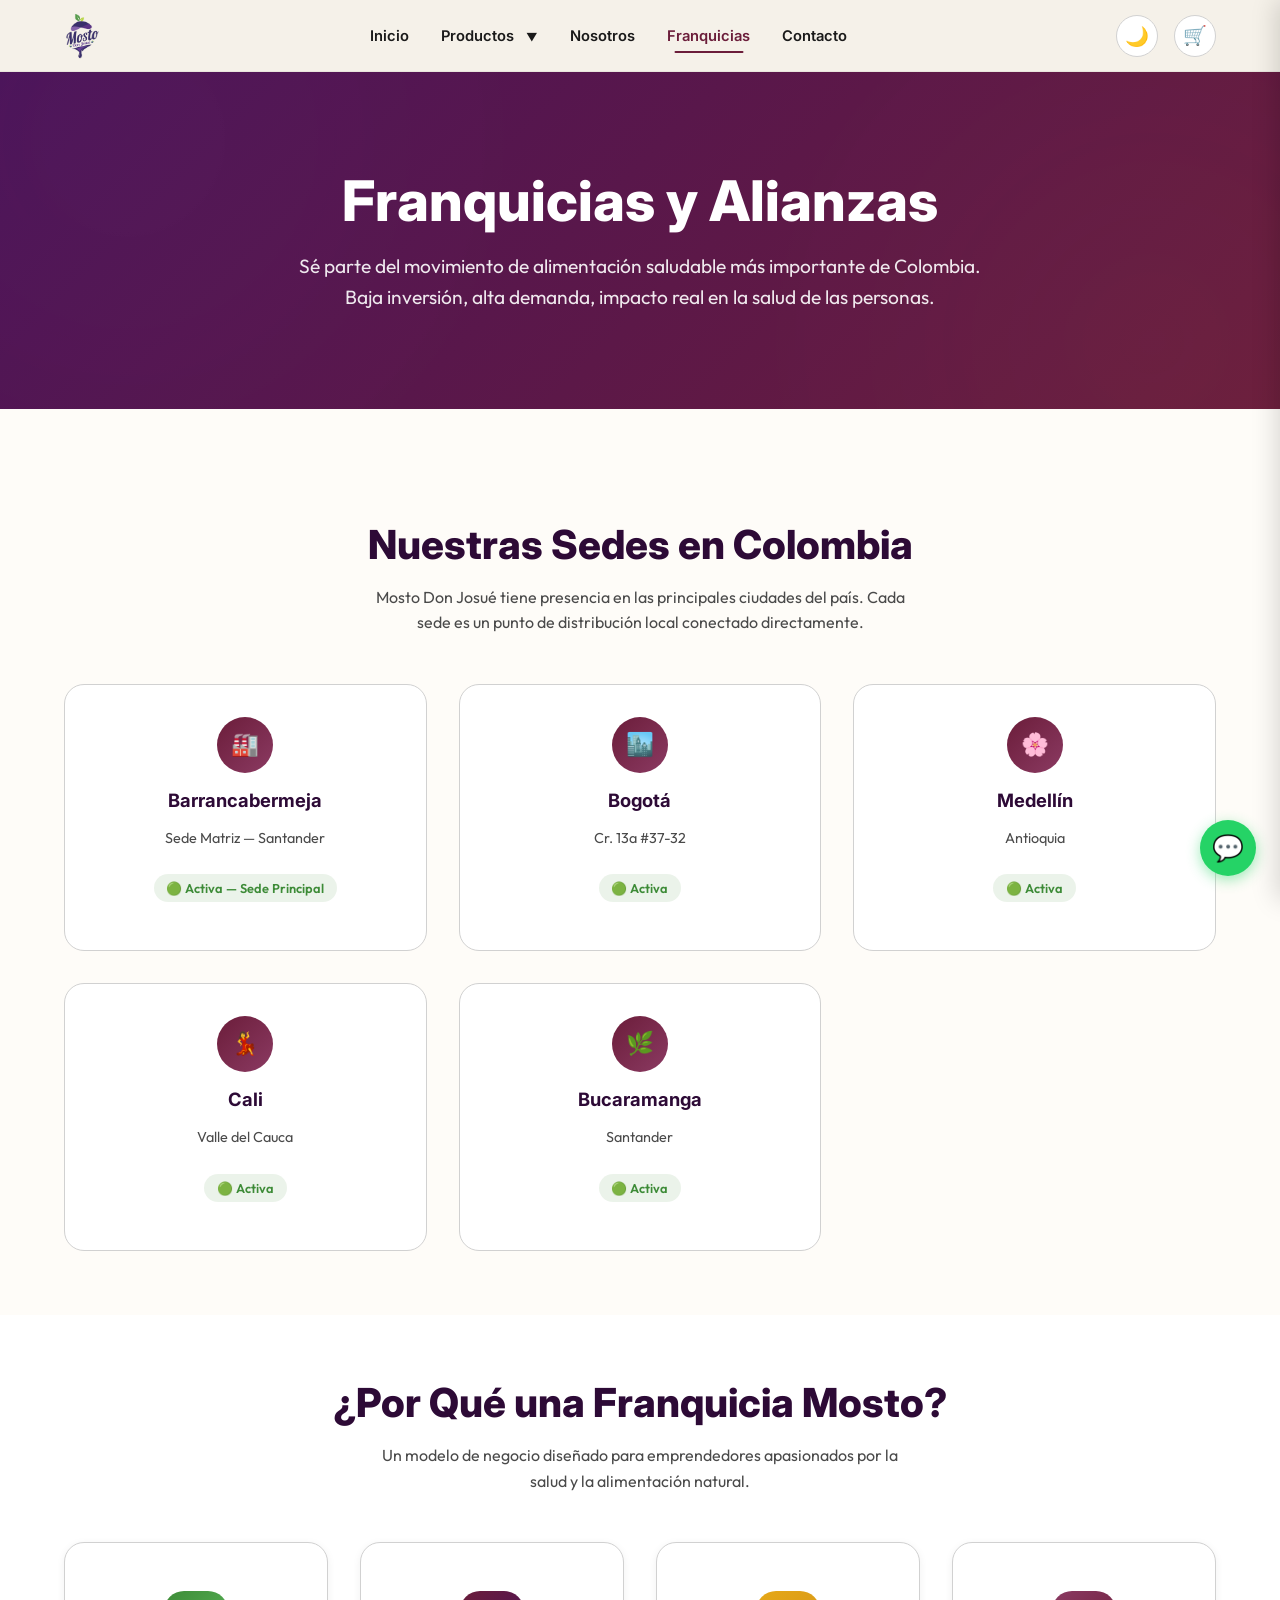
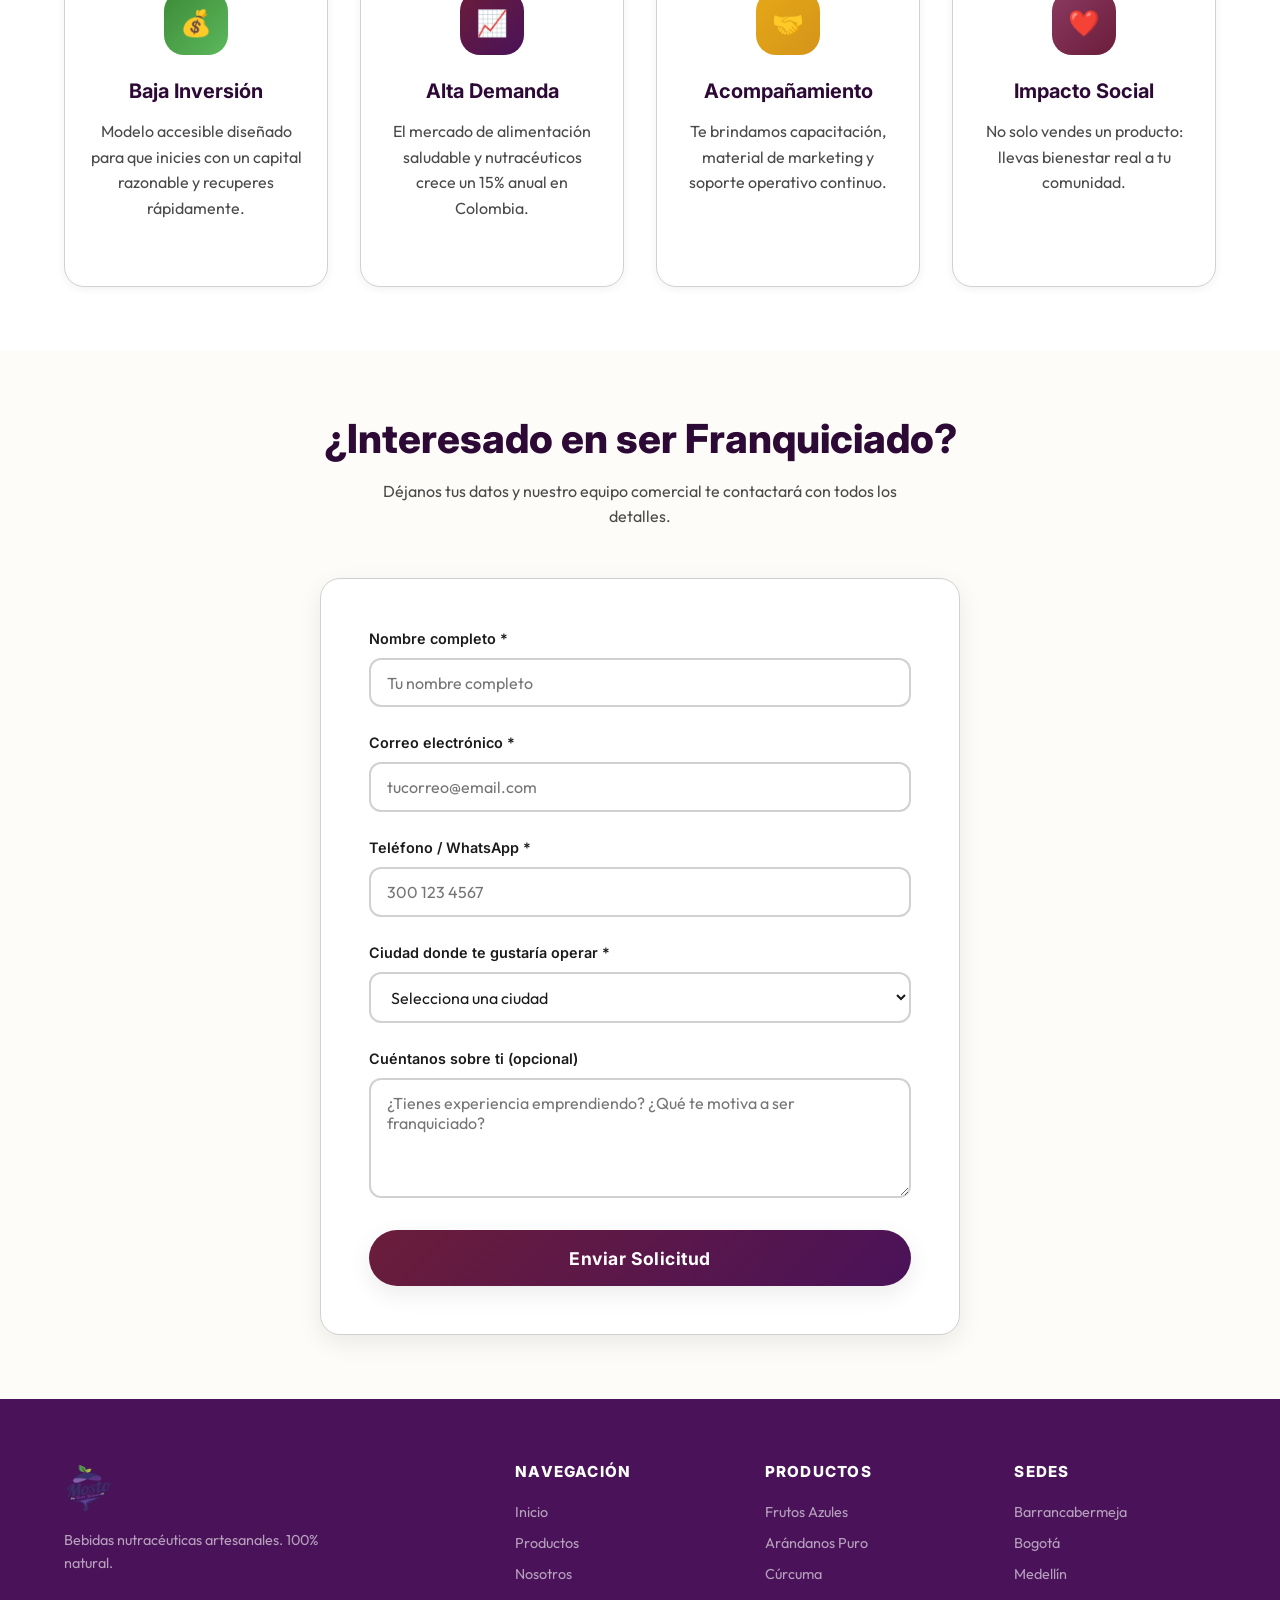
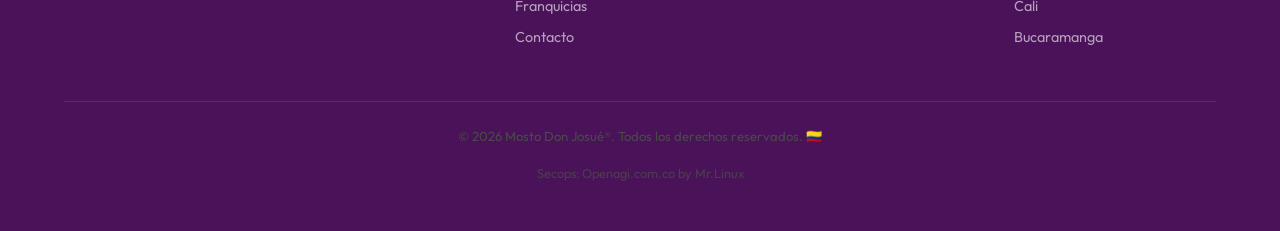
<file: franquicias.html>
<!DOCTYPE html>
<html lang="es" data-theme="light">

<head>
    <meta charset="UTF-8">
    <meta name="viewport" content="width=device-width, initial-scale=1.0">
    <title>Franquicias y Alianzas — Mosto Don Josué</title>
    <meta name="description"
        content="Únete a la red de franquicias Mosto Don Josué. Baja inversión, alta demanda. Sedes en Barrancabermeja, Bogotá, Medellín, Cali y Bucaramanga.">
    <link rel="icon" href="assets/logo.png" type="image/png">
    <link rel="stylesheet" href="css/styles.css">
    <link rel="canonical" href="https://mostodonjosue.com/franquicias">

    <!-- Open Graph -->
    <meta property="og:type" content="website">
    <meta property="og:url" content="https://mostodonjosue.com/franquicias">
    <meta property="og:title" content="Franquicias 💼 | Emprende con Mosto">
    <meta property="og:description"
        content="¿Buscas un negocio rentable y saludable? Únete a nuestra red. 📈 ¡Más info aquí! 👇">
    <meta property="og:image" content="https://mostodonjosue.com/assets/social-share.png">
    <!-- Umami Analytics -->
    <script defer src="https://analytics.openagi.com.co/script.js" data-website-id="0c836e07-af92-47c0-8b36-e23a0c9db6c1"></script>
</head>

<body>

    <!-- HEADER -->
    <!-- ==================== HEADER ==================== -->
    <header class="header" id="header">
        <div class="container">
            <a href="index.html" class="header__logo" aria-label="Inicio">
                <img src="assets/logo.png" alt="Mosto Don Josué" width="48" height="56">
            </a>

            <nav class="nav" id="main-nav" aria-label="Navegación principal">
                <div class="nav__item">
                    <a href="index.html" class="nav__link">Inicio</a>
                </div>
                <div class="nav__item">
                    <a href="productos.html" class="nav__link nav__has-sub">Productos <span
                            class="nav__toggle-sub">▼</span></a>
                    <div class="nav__megamenu">
                        <div class="container megamenu__grid">
                            <!-- Column 1: Featured Image / Promo -->
                            <div class="megamenu__col megamenu__featured">
                                <div class="megamenu__image">
                                    <img src="assets/logo.png" alt="Mosto Don Josué" width="200" height="200">
                                    <div class="megamenu__caption">
                                        <span>Nueva Cosecha</span>
                                        <h4>Edición Especial</h4>
                                        <a href="productos.html" class="link-arrow">Ver Todo →</a>
                                    </div>
                                </div>
                            </div>

                            <!-- Column 2: Product Categories -->
                            <div class="megamenu__col">
                                <h4 class="megamenu__title">Nuestros Mostos</h4>
                                <ul class="megamenu__list">
                                    <li>
                                        <a href="producto-frutos-azules.html" class="megamenu__item">
                                            <div class="megamenu__icon">🍇</div>
                                            <div>
                                                <strong>Mosto Frutos Azules</strong>
                                                <small>Antioxidante y delicioso</small>
                                            </div>
                                        </a>
                                    </li>
                                    <li>
                                        <a href="producto-arandanos.html" class="megamenu__item">
                                            <div class="megamenu__icon">🫐</div>
                                            <div>
                                                <strong>Mosto de Arándanos</strong>
                                                <small>100% Puro y Natural</small>
                                            </div>
                                        </a>
                                    </li>
                                    <li>
                                        <a href="producto-curcuma.html" class="megamenu__item">
                                            <div class="megamenu__icon">🌿</div>
                                            <div>
                                                <strong>Mosto Cúrcuma</strong>
                                                <small>Antiinflamatorio natural</small>
                                            </div>
                                        </a>
                                    </li>
                                </ul>
                            </div>

                            <!-- Column 3: Why Choose Us -->
                            <div class="megamenu__col megamenu__highlights">
                                <h4 class="megamenu__title">Beneficios</h4>
                                <ul class="megamenu__list-simple">
                                    <li>✅ Sube defensas naturalmente</li>
                                    <li>✅ Sin azúcar añadido</li>
                                    <li>✅ 100% Artesanal</li>
                                </ul>
                                <a href="nosotros.html" class="btn btn-sm btn-secondary"
                                    style="margin-top: 1rem;">Conocer
                                    Más</a>
                            </div>
                        </div>
                    </div>
                </div>
                <div class="nav__item">
                    <a href="nosotros.html" class="nav__link">Nosotros</a>
                </div>
                <div class="nav__item">
                    <a href="franquicias.html" class="nav__link active">Franquicias</a>
                </div>
                <div class="nav__item">
                    <a href="contacto.html" class="nav__link">Contacto</a>
                </div>
            </nav>

            <div class="header__actions">
                <button class="dark-toggle" aria-label="Cambiar modo oscuro">🌙</button>
                <a href="carrito.html" class="cart-btn" aria-label="Ver carrito">
                    🛒
                    <span class="cart-badge" id="cart-badge">0</span>
                </a>
                <button class="hamburger" id="hamburger" aria-label="Abrir menú">
                    <span></span><span></span><span></span>
                </button>
            </div>
        </div>
    </header>

    <main>
        <!-- Hero -->
        <section class="franchise-hero">
            <div class="hero__bg-pattern"></div>
            <div class="container">
                <h1>Franquicias y Alianzas</h1>
                <p class="lead">Sé parte del movimiento de alimentación saludable más importante de Colombia. Baja
                    inversión, alta demanda, impacto real en la salud de las personas.</p>
            </div>
        </section>

        <!-- Sedes -->
        <section class="section" id="sedes">
            <div class="container">
                <div class="section-heading fade-in">
                    <h2>Nuestras Sedes en Colombia</h2>
                    <p>Mosto Don Josué tiene presencia en las principales ciudades del país. Cada sede es un punto de
                        distribución local conectado directamente.</p>
                </div>

                <div class="grid-3 stagger">
                    <!-- Barrancabermeja -->
                    <div class="sede-card fade-in" style="--i:0">
                        <div class="sede-icon">🏭</div>
                        <h3>Barrancabermeja</h3>
                        <p class="sede-address">Sede Matriz — Santander</p>
                        <p class="sede-status">🟢 Activa — Sede Principal</p>
                    </div>

                    <!-- Bogotá -->
                    <div class="sede-card fade-in" style="--i:1">
                        <div class="sede-icon">🏙️</div>
                        <h3>Bogotá</h3>
                        <p class="sede-address">Cr. 13a #37-32</p>
                        <p class="sede-status">🟢 Activa</p>
                    </div>

                    <!-- Medellín -->
                    <div class="sede-card fade-in" style="--i:2">
                        <div class="sede-icon">🌸</div>
                        <h3>Medellín</h3>
                        <p class="sede-address">Antioquia</p>
                        <p class="sede-status">🟢 Activa</p>
                    </div>

                    <!-- Cali -->
                    <div class="sede-card fade-in" style="--i:3">
                        <div class="sede-icon">💃</div>
                        <h3>Cali</h3>
                        <p class="sede-address">Valle del Cauca</p>
                        <p class="sede-status">🟢 Activa</p>
                    </div>

                    <!-- Bucaramanga -->
                    <div class="sede-card fade-in" style="--i:4">
                        <div class="sede-icon">🌿</div>
                        <h3>Bucaramanga</h3>
                        <p class="sede-address">Santander</p>
                        <p class="sede-status">🟢 Activa</p>
                    </div>
                </div>
            </div>
        </section>

        <!-- Beneficios de Franquicia -->
        <section class="section" style="background:var(--bg-secondary);">
            <div class="container">
                <div class="section-heading fade-in">
                    <h2>¿Por Qué una Franquicia Mosto?</h2>
                    <p>Un modelo de negocio diseñado para emprendedores apasionados por la salud y la alimentación
                        natural.</p>
                </div>

                <div class="grid-4 stagger">
                    <div class="feature-card fade-in" style="--i:0">
                        <div class="feature-icon"
                            style="background: linear-gradient(135deg, var(--green-botanical), var(--green-light));">💰
                        </div>
                        <h3>Baja Inversión</h3>
                        <p>Modelo accesible diseñado para que inicies con un capital razonable y recuperes rápidamente.
                        </p>
                    </div>
                    <div class="feature-card fade-in" style="--i:1">
                        <div class="feature-icon">📈</div>
                        <h3>Alta Demanda</h3>
                        <p>El mercado de alimentación saludable y nutracéuticos crece un 15% anual en Colombia.</p>
                    </div>
                    <div class="feature-card fade-in" style="--i:2">
                        <div class="feature-icon" style="background: linear-gradient(135deg, #E6A817, #D4941A);">🤝
                        </div>
                        <h3>Acompañamiento</h3>
                        <p>Te brindamos capacitación, material de marketing y soporte operativo continuo.</p>
                    </div>
                    <div class="feature-card fade-in" style="--i:3">
                        <div class="feature-icon"
                            style="background: linear-gradient(135deg, var(--magenta-rust), var(--burgundy));">❤️</div>
                        <h3>Impacto Social</h3>
                        <p>No solo vendes un producto: llevas bienestar real a tu comunidad.</p>
                    </div>
                </div>
            </div>
        </section>

        <!-- Formulario de prospecto -->
        <section class="section" id="formulario">
            <div class="container">
                <div class="section-heading fade-in">
                    <h2>¿Interesado en ser Franquiciado?</h2>
                    <p>Déjanos tus datos y nuestro equipo comercial te contactará con todos los detalles.</p>
                </div>

                <form class="franchise-form fade-in" id="franchise-form">
                    <div class="form-group">
                        <label class="form-label" for="f-name">Nombre completo *</label>
                        <input type="text" id="f-name" class="form-input" required placeholder="Tu nombre completo">
                    </div>
                    <div class="form-group">
                        <label class="form-label" for="f-email">Correo electrónico *</label>
                        <input type="email" id="f-email" class="form-input" required placeholder="tucorreo@email.com">
                    </div>
                    <div class="form-group">
                        <label class="form-label" for="f-phone">Teléfono / WhatsApp *</label>
                        <input type="tel" id="f-phone" class="form-input" required placeholder="300 123 4567">
                    </div>
                    <div class="form-group">
                        <label class="form-label" for="f-city">Ciudad donde te gustaría operar *</label>
                        <select id="f-city" class="form-select" required>
                            <option value="">Selecciona una ciudad</option>
                            <option value="Barrancabermeja">Barrancabermeja</option>
                            <option value="Bogotá">Bogotá</option>
                            <option value="Medellín">Medellín</option>
                            <option value="Cali">Cali</option>
                            <option value="Bucaramanga">Bucaramanga</option>
                            <option value="Otra">Otra ciudad</option>
                        </select>
                    </div>
                    <div class="form-group">
                        <label class="form-label" for="f-message">Cuéntanos sobre ti (opcional)</label>
                        <textarea id="f-message" class="form-textarea"
                            placeholder="¿Tienes experiencia emprendiendo? ¿Qué te motiva a ser franquiciado?"></textarea>
                    </div>
                    <button type="submit" class="btn btn-primary btn-lg" style="width:100%;">Enviar Solicitud</button>
                </form>
            </div>
        </section>
    </main>

    <!-- FOOTER -->
    <footer class="footer">
        <div class="container">
            <div class="footer__grid">
                <div class="footer__brand"><img src="assets/logo.png" alt="Mosto Don Josué" width="50" height="58">
                    <p>Bebidas nutracéuticas artesanales. 100% natural.</p>
                </div>
                <div>
                    <h4>Navegación</h4>
                    <div class="footer__links"><a href="index.html">Inicio</a><a href="productos.html">Productos</a><a
                            href="nosotros.html">Nosotros</a><a href="franquicias.html">Franquicias</a><a
                            href="contacto.html">Contacto</a></div>
                </div>
                <div>
                    <h4>Productos</h4>
                    <div class="footer__links"><a href="producto-frutos-azules.html">Frutos Azules</a><a
                            href="producto-arandanos.html">Arándanos Puro</a><a href="producto-curcuma.html">Cúrcuma</a>
                    </div>
                </div>
                <div>
                    <h4>Sedes</h4>
                    <div class="footer__links"><a href="franquicias.html">Barrancabermeja</a><a
                            href="franquicias.html">Bogotá</a><a href="franquicias.html">Medellín</a><a
                            href="franquicias.html">Cali</a><a href="franquicias.html">Bucaramanga</a></div>
                </div>
            </div>
            <div class="footer__bottom">
                <p>&copy; 2026 Mosto Don Josué®. Todos los derechos reservados. 🇨🇴</p>
                <p style="margin-top: 5px; font-size: 0.8rem; opacity: 0.8;">
                    <a href="https://openagi.com.co" target="_blank" rel="noopener"
                        style="color: inherit; text-decoration: none;">
                        Secops: Openagi.com.co by Mr.Linux
                    </a>
                </p>
            </div>
    </footer>

    <a href="https://wa.me/573001234567" class="whatsapp-float" target="_blank" rel="noopener"
        aria-label="WhatsApp">💬</a>
    <button class="scroll-top" aria-label="Volver arriba">↑</button>

    <!-- ==================== CART DRAWER ==================== -->
    <div class="cart-overlay" id="cart-overlay"></div>
    <div class="cart-drawer" id="cart-drawer">
        <div class="cart-drawer__header">
            <h3>Tu Carrito <span id="drawer-count">(0)</span></h3>
            <button class="cart-drawer__close" aria-label="Cerrar carrito">✕</button>
        </div>

        <div class="cart-drawer__body" id="drawer-items">
            <!-- Items injected via JS -->
            <div class="drawer-empty-state">
                <p>Tu carrito está vacío</p>
                <a href="productos.html" class="btn btn-sm btn-primary">Ver Productos</a>
            </div>
        </div>

        <div class="cart-drawer__footer">
            <div class="drawer-summary">
                <div class="flex-between">
                    <span>Subtotal</span>
                    <strong id="drawer-total">$0</strong>
                </div>
            </div>

            <div class="drawer-checkout">
                <div class="form-group" style="margin-bottom: 1rem;">
                    <label for="drawer-city" class="form-label" style="font-size: 0.8rem;">📍 Ciudad de
                        entrega:</label>
                    <select id="drawer-city" class="form-select form-select-sm">
                        <option value="">Seleccionar ciudad...</option>
                        <!-- Populated by JS -->
                    </select>
                </div>
                <button id="drawer-checkout-btn" class="btn btn-whatsapp btn-block" style="width: 100%;">
                    Completar pedido en WhatsApp 📲
                </button>
            </div>
        </div>
    </div>

    <script src="js/theme.js"></script>
    <script src="js/analytics.js"></script>
    <script src="js/cart.js"></script>
    <script src="js/checkout.js"></script>
    <script src="js/nav.js"></script>
    <script src="js/main.js"></script>

    <script>
        (function () {
            const form = document.getElementById('franchise-form');
            form.addEventListener('submit', (e) => {
                e.preventDefault();
                const name = document.getElementById('f-name').value.trim();
                const email = document.getElementById('f-email').value.trim();
                const phone = document.getElementById('f-phone').value.trim();
                const city = document.getElementById('f-city').value;
                const message = document.getElementById('f-message').value.trim();

                const waMessage = `🤝 *SOLICITUD DE FRANQUICIA*\n\n` +
                    `👤 Nombre: ${name}\n` +
                    `📧 Email: ${email}\n` +
                    `📱 Teléfono: ${phone}\n` +
                    `🏙️ Ciudad: ${city}\n` +
                    `💬 Mensaje: ${message || 'Sin mensaje adicional'}\n\n` +
                    `_Enviado desde el sitio web de Mosto Don Josué_`;

                const url = `https://wa.me/573001234567?text=${encodeURIComponent(waMessage)}`;
                window.open(url, '_blank');
                form.reset();
            });
        })();
    </script>
</body>

</html>
</file>
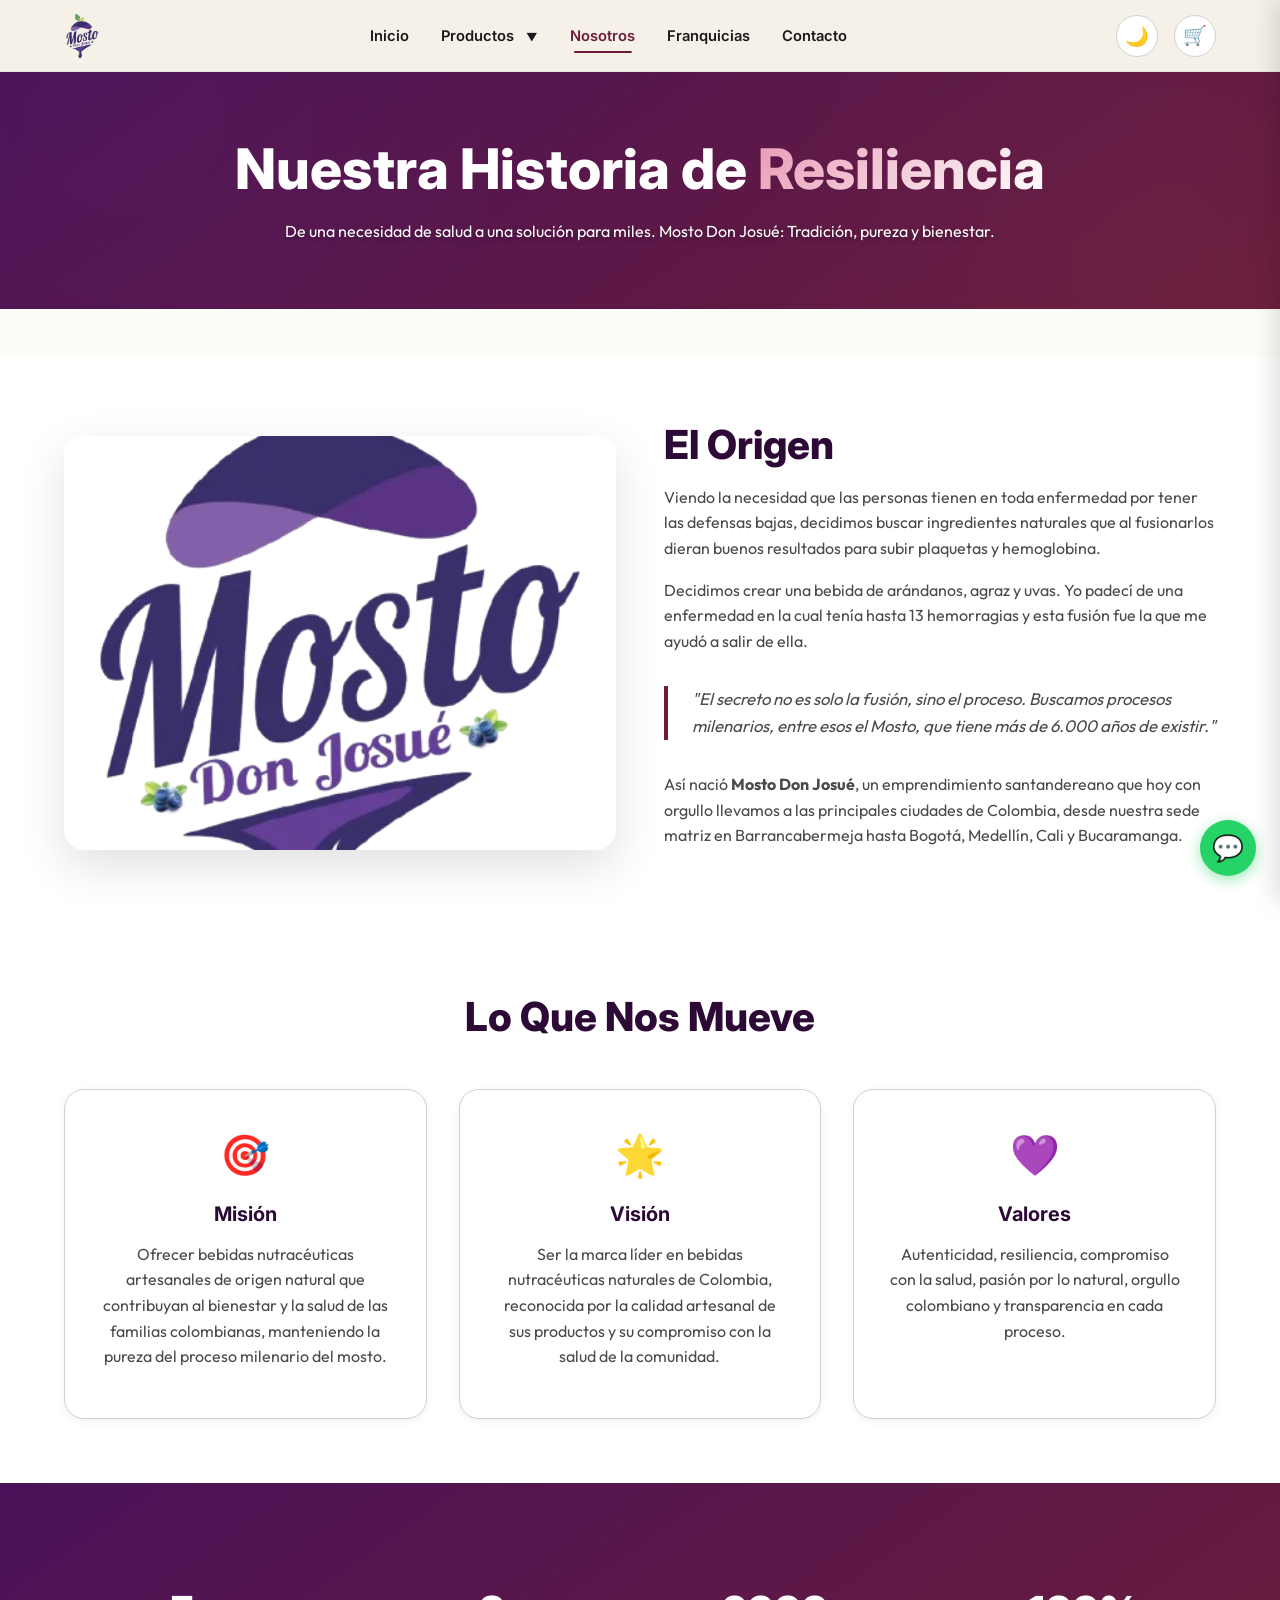
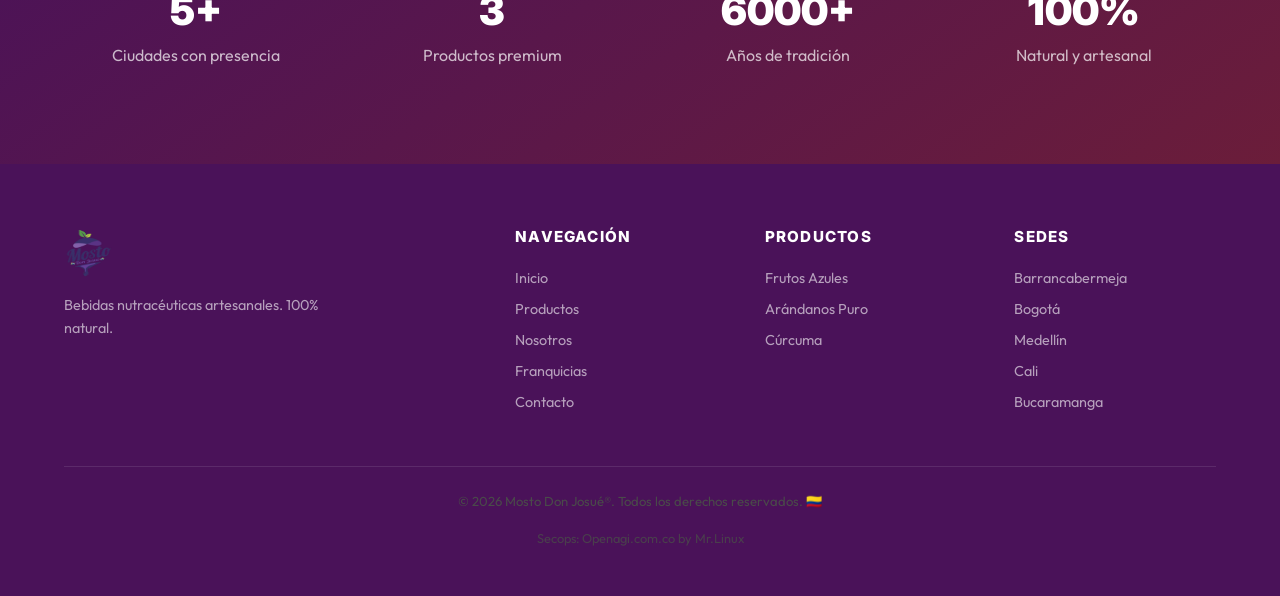
<file: nosotros.html>
<!DOCTYPE html>
<html lang="es" data-theme="light">

<head>
    <meta charset="UTF-8">
    <meta name="viewport" content="width=device-width, initial-scale=1.0">
    <title>Nosotros — Nuestra Historia | Mosto Don Josué</title>
    <meta name="description"
        content="Conoce la historia de resiliencia detrás de Mosto Don Josué. Una marca colombiana nacida de la necesidad de sanar, que hoy lleva bienestar a todo el país.">
    <link rel="icon" href="assets/logo.png" type="image/png">
    <link rel="stylesheet" href="css/styles.css">
    <link rel="canonical" href="https://mostodonjosue.com/nosotros">

    <!-- Open Graph -->
    <meta property="og:type" content="website">
    <meta property="og:url" content="https://mostodonjosue.com/nosotros">
    <meta property="og:title" content="Nuestra Historia 🇨🇴 | Mosto Don Josué">
    <meta property="og:description"
        content="De una necesidad de salud a una solución para miles. Conoce el poder de la resiliencia y la naturaleza. 🌱">
    <meta property="og:image" content="https://mostodonjosue.com/assets/social-share.png">
    <!-- Umami Analytics -->
    <script defer src="https://analytics.openagi.com.co/script.js" data-website-id="0c836e07-af92-47c0-8b36-e23a0c9db6c1"></script>
</head>

<body>

    <!-- HEADER -->
    <!-- ==================== HEADER ==================== -->
    <header class="header" id="header">
        <div class="container">
            <a href="index.html" class="header__logo" aria-label="Inicio">
                <img src="assets/logo.png" alt="Mosto Don Josué" width="48" height="56">
            </a>

            <nav class="nav" id="main-nav" aria-label="Navegación principal">
                <div class="nav__item">
                    <a href="index.html" class="nav__link">Inicio</a>
                </div>
                <div class="nav__item">
                    <a href="productos.html" class="nav__link nav__has-sub">Productos <span
                            class="nav__toggle-sub">▼</span></a>
                    <div class="nav__megamenu">
                        <div class="container megamenu__grid">
                            <!-- Column 1: Featured Image / Promo -->
                            <div class="megamenu__col megamenu__featured">
                                <div class="megamenu__image">
                                    <img src="assets/logo.png" alt="Mosto Don Josué" width="200" height="200">
                                    <div class="megamenu__caption">
                                        <span>Nueva Cosecha</span>
                                        <h4>Edición Especial</h4>
                                        <a href="productos.html" class="link-arrow">Ver Todo →</a>
                                    </div>
                                </div>
                            </div>

                            <!-- Column 2: Product Categories -->
                            <div class="megamenu__col">
                                <h4 class="megamenu__title">Nuestros Mostos</h4>
                                <ul class="megamenu__list">
                                    <li>
                                        <a href="producto-frutos-azules.html" class="megamenu__item">
                                            <div class="megamenu__icon">🍇</div>
                                            <div>
                                                <strong>Mosto Frutos Azules</strong>
                                                <small>Antioxidante y delicioso</small>
                                            </div>
                                        </a>
                                    </li>
                                    <li>
                                        <a href="producto-arandanos.html" class="megamenu__item">
                                            <div class="megamenu__icon">🫐</div>
                                            <div>
                                                <strong>Mosto de Arándanos</strong>
                                                <small>100% Puro y Natural</small>
                                            </div>
                                        </a>
                                    </li>
                                    <li>
                                        <a href="producto-curcuma.html" class="megamenu__item">
                                            <div class="megamenu__icon">🌿</div>
                                            <div>
                                                <strong>Mosto Cúrcuma</strong>
                                                <small>Antiinflamatorio natural</small>
                                            </div>
                                        </a>
                                    </li>
                                </ul>
                            </div>

                            <!-- Column 3: Why Choose Us -->
                            <div class="megamenu__col megamenu__highlights">
                                <h4 class="megamenu__title">Beneficios</h4>
                                <ul class="megamenu__list-simple">
                                    <li>✅ Sube defensas naturalmente</li>
                                    <li>✅ Sin azúcar añadido</li>
                                    <li>✅ 100% Artesanal</li>
                                </ul>
                                <a href="nosotros.html" class="btn btn-sm btn-secondary"
                                    style="margin-top: 1rem;">Conocer
                                    Más</a>
                            </div>
                        </div>
                    </div>
                </div>
                <div class="nav__item">
                    <a href="nosotros.html" class="nav__link active">Nosotros</a>
                </div>
                <div class="nav__item">
                    <a href="franquicias.html" class="nav__link">Franquicias</a>
                </div>
                <div class="nav__item">
                    <a href="contacto.html" class="nav__link">Contacto</a>
                </div>
            </nav>

            <div class="header__actions">
                <button class="dark-toggle" aria-label="Cambiar modo oscuro">🌙</button>
                <a href="carrito.html" class="cart-btn" aria-label="Ver carrito">
                    🛒
                    <span class="cart-badge" id="cart-badge">0</span>
                </a>
                <button class="hamburger" id="hamburger" aria-label="Abrir menú">
                    <span></span><span></span><span></span>
                </button>
            </div>
        </div>
    </header>

    <main>
        <!-- Page Header -->
        <section class="page-header">
            <div class="hero__bg-pattern"></div>
            <div class="container">
                <div class="hero__content">
                    <h1 class="hero__title">
                        Nuestra Historia de <span class="text-gradient">Resiliencia</span>
                    </h1>
                    <p class="hero__subtitle">
                        De una necesidad de salud a una solución para miles.
                        Mosto Don Josué: Tradición, pureza y bienestar.
                    </p>
                </div>
            </div>
        </section>

        <!-- Historia -->
        <section class="historia section">
            <div class="container">
                <div class="historia__image fade-in fade-in-left">
                    <img src="assets/logo.png" alt="Fundador de Mosto Don Josué" loading="lazy" width="600"
                        height="450">
                </div>
                <div class="historia__content fade-in fade-in-right">
                    <h2>El Origen</h2>
                    <p>Viendo la necesidad que las personas tienen en toda enfermedad por tener las defensas bajas,
                        decidimos buscar ingredientes naturales que al fusionarlos dieran buenos resultados para subir
                        plaquetas y hemoglobina.</p>
                    <p>Decidimos crear una bebida de arándanos, agraz y uvas. Yo padecí de una enfermedad en la cual
                        tenía hasta 13 hemorragias y esta fusión fue la que me ayudó a salir de ella.</p>
                    <blockquote>
                        "El secreto no es solo la fusión, sino el proceso. Buscamos procesos milenarios, entre esos el
                        Mosto, que tiene más de 6.000 años de existir."
                    </blockquote>
                    <p>Así nació <strong>Mosto Don Josué</strong>, un emprendimiento santandereano que hoy con orgullo
                        llevamos a las principales ciudades de Colombia, desde nuestra sede matriz en Barrancabermeja
                        hasta Bogotá, Medellín, Cali y Bucaramanga.</p>
                </div>
            </div>
        </section>

        <!-- Misión, Visión, Valores -->
        <section class="about-values section">
            <div class="container">
                <div class="section-heading fade-in">
                    <h2>Lo Que Nos Mueve</h2>
                </div>
                <div class="grid-3 stagger">
                    <div class="value-card fade-in" style="--i:0">
                        <div class="value-icon">🎯</div>
                        <h3>Misión</h3>
                        <p>Ofrecer bebidas nutracéuticas artesanales de origen natural que contribuyan al bienestar y la
                            salud de las familias colombianas, manteniendo la pureza del proceso milenario del mosto.
                        </p>
                    </div>
                    <div class="value-card fade-in" style="--i:1">
                        <div class="value-icon">🌟</div>
                        <h3>Visión</h3>
                        <p>Ser la marca líder en bebidas nutracéuticas naturales de Colombia, reconocida por la calidad
                            artesanal de sus productos y su compromiso con la salud de la comunidad.</p>
                    </div>
                    <div class="value-card fade-in" style="--i:2">
                        <div class="value-icon">💜</div>
                        <h3>Valores</h3>
                        <p>Autenticidad, resiliencia, compromiso con la salud, pasión por lo natural, orgullo colombiano
                            y transparencia en cada proceso.</p>
                    </div>
                </div>
            </div>
        </section>

        <!-- Números -->
        <section class="section"
            style="background: linear-gradient(145deg, var(--purple-deep), var(--burgundy)); color: var(--white);">
            <div class="container">
                <div class="grid-4 stagger" style="text-align:center;">
                    <div class="fade-in" style="--i:0; padding: var(--space-xl);">
                        <div
                            style="font-size: 2.5rem; font-weight: 900; font-family: var(--font-heading); color: var(--white);">
                            5+</div>
                        <p style="color: rgba(255,255,255,0.7); margin: 0;">Ciudades con presencia</p>
                    </div>
                    <div class="fade-in" style="--i:1; padding: var(--space-xl);">
                        <div
                            style="font-size: 2.5rem; font-weight: 900; font-family: var(--font-heading); color: var(--white);">
                            3</div>
                        <p style="color: rgba(255,255,255,0.7); margin: 0;">Productos premium</p>
                    </div>
                    <div class="fade-in" style="--i:2; padding: var(--space-xl);">
                        <div
                            style="font-size: 2.5rem; font-weight: 900; font-family: var(--font-heading); color: var(--white);">
                            6000+</div>
                        <p style="color: rgba(255,255,255,0.7); margin: 0;">Años de tradición</p>
                    </div>
                    <div class="fade-in" style="--i:3; padding: var(--space-xl);">
                        <div
                            style="font-size: 2.5rem; font-weight: 900; font-family: var(--font-heading); color: var(--white);">
                            100%</div>
                        <p style="color: rgba(255,255,255,0.7); margin: 0;">Natural y artesanal</p>
                    </div>
                </div>
            </div>
        </section>
    </main>

    <!-- FOOTER -->
    <footer class="footer">
        <div class="container">
            <div class="footer__grid">
                <div class="footer__brand"><img src="assets/logo.png" alt="Mosto Don Josué" width="50" height="58">
                    <p>Bebidas nutracéuticas artesanales. 100% natural.</p>
                </div>
                <div>
                    <h4>Navegación</h4>
                    <div class="footer__links"><a href="index.html">Inicio</a><a href="productos.html">Productos</a><a
                            href="nosotros.html">Nosotros</a><a href="franquicias.html">Franquicias</a><a
                            href="contacto.html">Contacto</a></div>
                </div>
                <div>
                    <h4>Productos</h4>
                    <div class="footer__links"><a href="producto-frutos-azules.html">Frutos Azules</a><a
                            href="producto-arandanos.html">Arándanos Puro</a><a href="producto-curcuma.html">Cúrcuma</a>
                    </div>
                </div>
                <div>
                    <h4>Sedes</h4>
                    <div class="footer__links"><a href="franquicias.html">Barrancabermeja</a><a
                            href="franquicias.html">Bogotá</a><a href="franquicias.html">Medellín</a><a
                            href="franquicias.html">Cali</a><a href="franquicias.html">Bucaramanga</a></div>
                </div>
            </div>
            <div class="footer__bottom">
                <p>&copy; 2026 Mosto Don Josué®. Todos los derechos reservados. 🇨🇴</p>
                <p style="margin-top: 5px; font-size: 0.8rem; opacity: 0.8;">
                    <a href="https://openagi.com.co" target="_blank" rel="noopener"
                        style="color: inherit; text-decoration: none;">
                        Secops: Openagi.com.co by Mr.Linux
                    </a>
                </p>
            </div>
        </div>
    </footer>

    <a href="https://wa.me/573001234567" class="whatsapp-float" target="_blank" rel="noopener"
        aria-label="WhatsApp">💬</a>
    <button class="scroll-top" aria-label="Volver arriba">↑</button>

    <!-- ==================== CART DRAWER ==================== -->
    <div class="cart-overlay" id="cart-overlay"></div>
    <div class="cart-drawer" id="cart-drawer">
        <div class="cart-drawer__header">
            <h3>Tu Carrito <span id="drawer-count">(0)</span></h3>
            <button class="cart-drawer__close" aria-label="Cerrar carrito">✕</button>
        </div>

        <div class="cart-drawer__body" id="drawer-items">
            <!-- Items injected via JS -->
            <div class="drawer-empty-state">
                <p>Tu carrito está vacío</p>
                <a href="productos.html" class="btn btn-sm btn-primary">Ver Productos</a>
            </div>
        </div>

        <div class="cart-drawer__footer">
            <div class="drawer-summary">
                <div class="flex-between">
                    <span>Subtotal</span>
                    <strong id="drawer-total">$0</strong>
                </div>
            </div>

            <div class="drawer-checkout">
                <div class="form-group" style="margin-bottom: 1rem;">
                    <label for="drawer-city" class="form-label" style="font-size: 0.8rem;">📍 Ciudad de
                        entrega:</label>
                    <select id="drawer-city" class="form-select form-select-sm">
                        <option value="">Seleccionar ciudad...</option>
                        <!-- Populated by JS -->
                    </select>
                </div>
                <button id="drawer-checkout-btn" class="btn btn-whatsapp btn-block" style="width: 100%;">
                    Completar pedido en WhatsApp 📲
                </button>
            </div>
        </div>
    </div>

    <script src="js/theme.js"></script>
    <script src="js/analytics.js"></script>
    <script src="js/cart.js"></script>
    <script src="js/checkout.js"></script>
    <script src="js/nav.js"></script>
    <script src="js/main.js"></script>
</body>

</html>
</file>
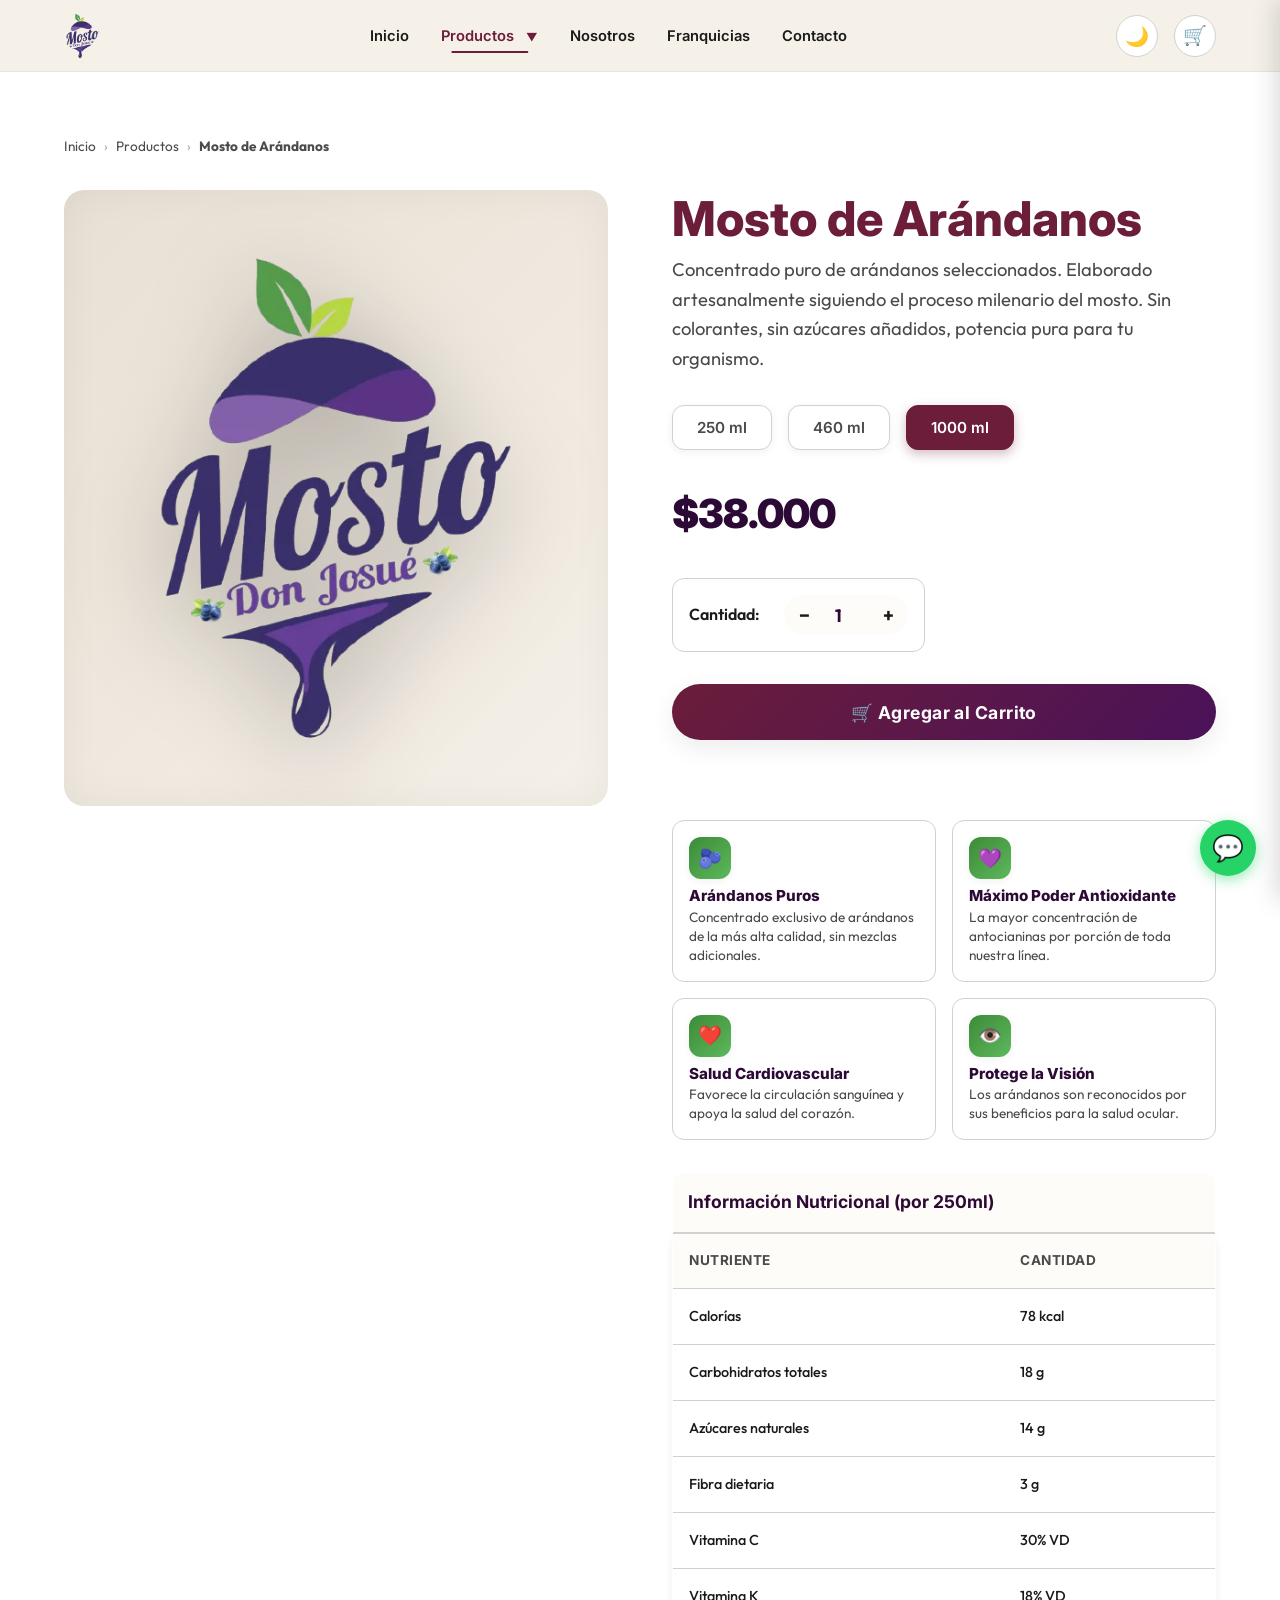
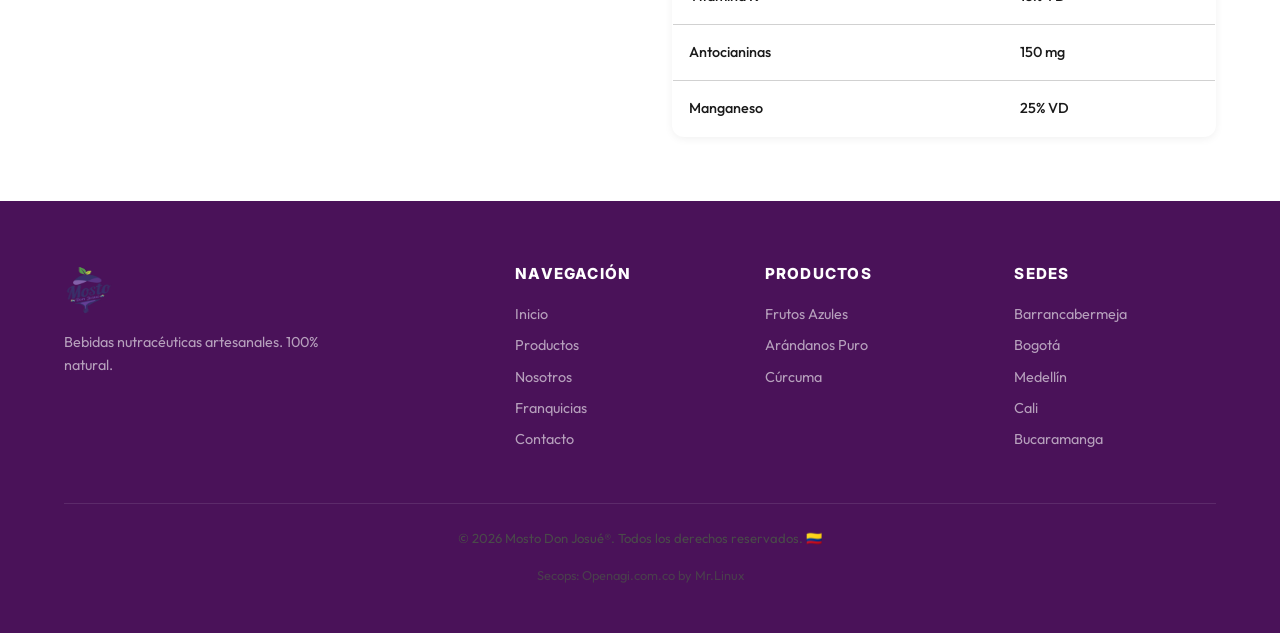
<file: producto-arandanos.html>
<!DOCTYPE html>
<html lang="es" data-theme="light">

<head>
    <meta charset="UTF-8">
    <meta name="viewport" content="width=device-width, initial-scale=1.0">
    <title>Mosto de Arándanos Puro | Mosto Don Josué</title>
    <meta name="description"
        content="Mosto Puro de Arándanos: concentrado 100% natural de arándanos seleccionados. Sin aditivos. Disponible en 250ml, 460ml y 1000ml.">
    <link rel="icon" href="assets/logo.png" type="image/png">
    <link rel="stylesheet" href="css/styles.css">
    <link rel="canonical" href="https://mostodonjosue.com/producto-arandanos">

    <!-- Open Graph -->
    <meta property="og:type" content="product">
    <meta property="og:url" content="https://mostodonjosue.com/producto-arandanos">
    <meta property="og:title" content="Mosto de Arándanos 🫐 | 100% Puro">
    <meta property="og:description" content="Concentrado natural para tu salud. Sin mezclas. ¡Pídelo ya! 👇">
    <meta property="og:image" content="https://mostodonjosue.com/assets/social-share.png">
    <!-- Umami Analytics -->
    <script defer src="https://analytics.openagi.com.co/script.js" data-website-id="0c836e07-af92-47c0-8b36-e23a0c9db6c1"></script>
</head>

<body>

    <!-- ==================== HEADER ==================== -->
    <header class="header" id="header">
        <div class="container">
            <a href="index.html" class="header__logo" aria-label="Inicio">
                <img src="assets/logo.png" alt="Mosto Don Josué" width="48" height="56">
            </a>

            <nav class="nav" id="main-nav" aria-label="Navegación principal">
                <div class="nav__item">
                    <a href="index.html" class="nav__link">Inicio</a>
                </div>
                <div class="nav__item">
                    <a href="productos.html" class="nav__link nav__has-sub active">Productos <span
                            class="nav__toggle-sub">▼</span></a>
                    <div class="nav__megamenu">
                        <div class="container megamenu__grid">
                            <!-- Column 1: Featured Image / Promo -->
                            <div class="megamenu__col megamenu__featured">
                                <div class="megamenu__image">
                                    <img src="assets/logo.png" alt="Mosto Don Josué" width="200" height="200">
                                    <div class="megamenu__caption">
                                        <span>Nueva Cosecha</span>
                                        <h4>Edición Especial</h4>
                                        <a href="productos.html" class="link-arrow">Ver Todo →</a>
                                    </div>
                                </div>
                            </div>

                            <!-- Column 2: Product Categories -->
                            <div class="megamenu__col">
                                <h4 class="megamenu__title">Nuestros Mostos</h4>
                                <ul class="megamenu__list">
                                    <li>
                                        <a href="producto-frutos-azules.html" class="megamenu__item">
                                            <div class="megamenu__icon">🍇</div>
                                            <div>
                                                <strong>Mosto Frutos Azules</strong>
                                                <small>Antioxidante y delicioso</small>
                                            </div>
                                        </a>
                                    </li>
                                    <li>
                                        <a href="producto-arandanos.html" class="megamenu__item">
                                            <div class="megamenu__icon">🫐</div>
                                            <div>
                                                <strong>Mosto de Arándanos</strong>
                                                <small>100% Puro y Natural</small>
                                            </div>
                                        </a>
                                    </li>
                                    <li>
                                        <a href="producto-curcuma.html" class="megamenu__item">
                                            <div class="megamenu__icon">🌿</div>
                                            <div>
                                                <strong>Mosto Cúrcuma</strong>
                                                <small>Antiinflamatorio natural</small>
                                            </div>
                                        </a>
                                    </li>
                                </ul>
                            </div>

                            <!-- Column 3: Why Choose Us -->
                            <div class="megamenu__col megamenu__highlights">
                                <h4 class="megamenu__title">Beneficios</h4>
                                <ul class="megamenu__list-simple">
                                    <li>✅ Sube defensas naturalmente</li>
                                    <li>✅ Sin azúcar añadido</li>
                                    <li>✅ 100% Artesanal</li>
                                </ul>
                                <a href="nosotros.html" class="btn btn-sm btn-secondary"
                                    style="margin-top: 1rem;">Conocer
                                    Más</a>
                            </div>
                        </div>
                    </div>
                </div>
                <div class="nav__item">
                    <a href="nosotros.html" class="nav__link">Nosotros</a>
                </div>
                <div class="nav__item">
                    <a href="franquicias.html" class="nav__link">Franquicias</a>
                </div>
                <div class="nav__item">
                    <a href="contacto.html" class="nav__link">Contacto</a>
                </div>
            </nav>

            <div class="header__actions">
                <button class="dark-toggle" aria-label="Cambiar modo oscuro">🌙</button>
                <a href="carrito.html" class="cart-btn" aria-label="Ver carrito">
                    🛒
                    <span class="cart-badge" id="cart-badge">0</span>
                </a>
                <button class="hamburger" id="hamburger" aria-label="Abrir menú">
                    <span></span><span></span><span></span>
                </button>
            </div>
        </div>
    </header>

    <main>
        <section class="product-hero section">
            <div class="container">
                <div class="breadcrumb" style="grid-column: 1 / -1;">
                    <a href="index.html">Inicio</a> <span>›</span>
                    <a href="productos.html">Productos</a> <span>›</span>
                    <strong>Mosto de Arándanos</strong>
                </div>
            </div>
            <div class="container">
                <div class="product-gallery fade-in fade-in-left">
                    <img src="assets/logo.png" alt="Mosto de Arándanos Puro" width="350" height="450">
                </div>

                <div class="product-info fade-in fade-in-right">
                    <h1>Mosto de Arándanos</h1>
                    <p class="lead">Concentrado puro de arándanos seleccionados. Elaborado artesanalmente siguiendo el
                        proceso milenario del mosto. Sin colorantes, sin azúcares añadidos, potencia pura para tu
                        organismo.</p>

                    <div class="volume-selector" id="volume-selector">
                        <button class="volume-btn" data-volume="250ml" data-price="9000">250 ml</button>
                        <button class="volume-btn" data-volume="460ml" data-price="19000">460 ml</button>
                        <button class="volume-btn active" data-volume="1000ml" data-price="38000">1000 ml</button>
                    </div>

                    <div class="product-price" id="product-price">$38.000</div>

                    <div class="product-qty">
                        <span style="font-weight:600; color:var(--text-primary);">Cantidad:</span>
                        <div class="qty-control">
                            <button class="qty-btn" id="qty-minus" aria-label="Reducir cantidad">−</button>
                            <input type="number" class="qty-input" id="qty-input" value="1" min="1" max="50"
                                aria-label="Cantidad">
                            <button class="qty-btn" id="qty-plus" aria-label="Aumentar cantidad">+</button>
                        </div>
                    </div>

                    <button class="btn btn-primary btn-lg" id="add-to-cart-btn"
                        style="width:100%; margin-bottom: var(--space-xl);">
                        🛒 Agregar al Carrito
                    </button>

                    <div class="benefits-list">
                        <div class="benefit-item">
                            <div class="benefit-icon">🫐</div>
                            <div>
                                <h4>Arándanos Puros</h4>
                                <p>Concentrado exclusivo de arándanos de la más alta calidad, sin mezclas adicionales.
                                </p>
                            </div>
                        </div>
                        <div class="benefit-item">
                            <div class="benefit-icon">💜</div>
                            <div>
                                <h4>Máximo Poder Antioxidante</h4>
                                <p>La mayor concentración de antocianinas por porción de toda nuestra línea.</p>
                            </div>
                        </div>
                        <div class="benefit-item">
                            <div class="benefit-icon">❤️</div>
                            <div>
                                <h4>Salud Cardiovascular</h4>
                                <p>Favorece la circulación sanguínea y apoya la salud del corazón.</p>
                            </div>
                        </div>
                        <div class="benefit-item">
                            <div class="benefit-icon">👁️</div>
                            <div>
                                <h4>Protege la Visión</h4>
                                <p>Los arándanos son reconocidos por sus beneficios para la salud ocular.</p>
                            </div>
                        </div>
                    </div>

                    <table class="nutrition-table">
                        <caption>Información Nutricional (por 250ml)</caption>
                        <thead>
                            <tr>
                                <th>Nutriente</th>
                                <th>Cantidad</th>
                            </tr>
                        </thead>
                        <tbody>
                            <tr>
                                <td>Calorías</td>
                                <td>78 kcal</td>
                            </tr>
                            <tr>
                                <td>Carbohidratos totales</td>
                                <td>18 g</td>
                            </tr>
                            <tr>
                                <td>Azúcares naturales</td>
                                <td>14 g</td>
                            </tr>
                            <tr>
                                <td>Fibra dietaria</td>
                                <td>3 g</td>
                            </tr>
                            <tr>
                                <td>Vitamina C</td>
                                <td>30% VD</td>
                            </tr>
                            <tr>
                                <td>Vitamina K</td>
                                <td>18% VD</td>
                            </tr>
                            <tr>
                                <td>Antocianinas</td>
                                <td>150 mg</td>
                            </tr>
                            <tr>
                                <td>Manganeso</td>
                                <td>25% VD</td>
                            </tr>
                        </tbody>
                    </table>
                </div>
            </div>
        </section>
    </main>

    <footer class="footer">
        <div class="container">
            <div class="footer__grid">
                <div class="footer__brand"><img src="assets/logo.png" alt="Mosto Don Josué" width="50" height="58">
                    <p>Bebidas nutracéuticas artesanales. 100% natural.</p>
                </div>
                <div>
                    <h4>Navegación</h4>
                    <div class="footer__links"><a href="index.html">Inicio</a><a href="productos.html">Productos</a><a
                            href="nosotros.html">Nosotros</a><a href="franquicias.html">Franquicias</a><a
                            href="contacto.html">Contacto</a></div>
                </div>
                <div>
                    <h4>Productos</h4>
                    <div class="footer__links"><a href="producto-frutos-azules.html">Frutos Azules</a><a
                            href="producto-arandanos.html">Arándanos Puro</a><a href="producto-curcuma.html">Cúrcuma</a>
                    </div>
                </div>
                <div>
                    <h4>Sedes</h4>
                    <div class="footer__links"><a href="franquicias.html">Barrancabermeja</a><a
                            href="franquicias.html">Bogotá</a><a href="franquicias.html">Medellín</a><a
                            href="franquicias.html">Cali</a><a href="franquicias.html">Bucaramanga</a></div>
                </div>
            </div>
            <div class="footer__bottom">
                <p>&copy; 2026 Mosto Don Josué®. Todos los derechos reservados. 🇨🇴</p>
                <p style="margin-top: 5px; font-size: 0.8rem; opacity: 0.8;">
                    <a href="https://openagi.com.co" target="_blank" rel="noopener"
                        style="color: inherit; text-decoration: none;">
                        Secops: Openagi.com.co by Mr.Linux
                    </a>
                </p>
            </div>
    </footer>

    <a href="https://wa.me/573001234567" class="whatsapp-float" target="_blank" rel="noopener"
        aria-label="WhatsApp">💬</a>
    <button class="scroll-top" aria-label="Volver arriba">↑</button>

    <!-- ==================== CART DRAWER ==================== -->
    <div class="cart-overlay" id="cart-overlay"></div>
    <div class="cart-drawer" id="cart-drawer">
        <div class="cart-drawer__header">
            <h3>Tu Carrito <span id="drawer-count">(0)</span></h3>
            <button class="cart-drawer__close" aria-label="Cerrar carrito">✕</button>
        </div>

        <div class="cart-drawer__body" id="drawer-items">
            <!-- Items injected via JS -->
            <div class="drawer-empty-state">
                <p>Tu carrito está vacío</p>
                <a href="productos.html" class="btn btn-sm btn-primary">Ver Productos</a>
            </div>
        </div>

        <div class="cart-drawer__footer">
            <div class="drawer-summary">
                <div class="flex-between">
                    <span>Subtotal</span>
                    <strong id="drawer-total">$0</strong>
                </div>
            </div>

            <div class="drawer-checkout">
                <div class="form-group" style="margin-bottom: 1rem;">
                    <label for="drawer-city" class="form-label" style="font-size: 0.8rem;">📍 Ciudad de
                        entrega:</label>
                    <select id="drawer-city" class="form-select form-select-sm">
                        <option value="">Seleccionar ciudad...</option>
                        <!-- Populated by JS -->
                    </select>
                </div>
                <button id="drawer-checkout-btn" class="btn btn-whatsapp btn-block" style="width: 100%;">
                    Completar pedido en WhatsApp 📲
                </button>
            </div>
        </div>
    </div>

    <!-- Scripts -->
    <script src="js/theme.js"></script>
    <script src="js/analytics.js"></script>
    <script src="js/cart.js"></script>
    <script src="js/checkout.js"></script>
    <script src="js/nav.js"></script>
    <script src="js/main.js"></script>
    <script>
        (function () {
            const PRODUCT = { id: 'arandanos', name: 'Mosto de Arándanos', image: 'assets/logo.png' };
            let selectedVolume = '1000ml', selectedPrice = 38000, qty = 1;
            const volumeSelector = document.getElementById('volume-selector');
            const priceEl = document.getElementById('product-price');
            const qtyInput = document.getElementById('qty-input');

            volumeSelector.addEventListener('click', (e) => {
                const btn = e.target.closest('.volume-btn');
                if (!btn) return;
                volumeSelector.querySelectorAll('.volume-btn').forEach(b => b.classList.remove('active'));
                btn.classList.add('active');
                selectedVolume = btn.dataset.volume;
                selectedPrice = parseInt(btn.dataset.price);
                priceEl.textContent = Cart.formatPrice(selectedPrice);
            });

            document.getElementById('qty-minus').addEventListener('click', () => { qty = Math.max(1, qty - 1); qtyInput.value = qty; });
            document.getElementById('qty-plus').addEventListener('click', () => { qty = Math.min(50, qty + 1); qtyInput.value = qty; });
            qtyInput.addEventListener('change', () => { qty = Math.max(1, Math.min(50, parseInt(qtyInput.value) || 1)); qtyInput.value = qty; });

            document.getElementById('add-to-cart-btn').addEventListener('click', () => {
                const item = { id: PRODUCT.id, name: PRODUCT.name, volume: selectedVolume, price: selectedPrice, image: PRODUCT.image, qty };
                Cart.add(item);
                // The main.js or separate logic should handle opening the drawer. 
                // Since this page might not have the listener, we force it:
                const drawer = document.getElementById('cart-drawer');
                const overlay = document.getElementById('cart-overlay');
                if (drawer && overlay) {
                    drawer.classList.add('open');
                    overlay.classList.add('open');
                }
            });
        })();
    </script>
</body>

</html>
</file>
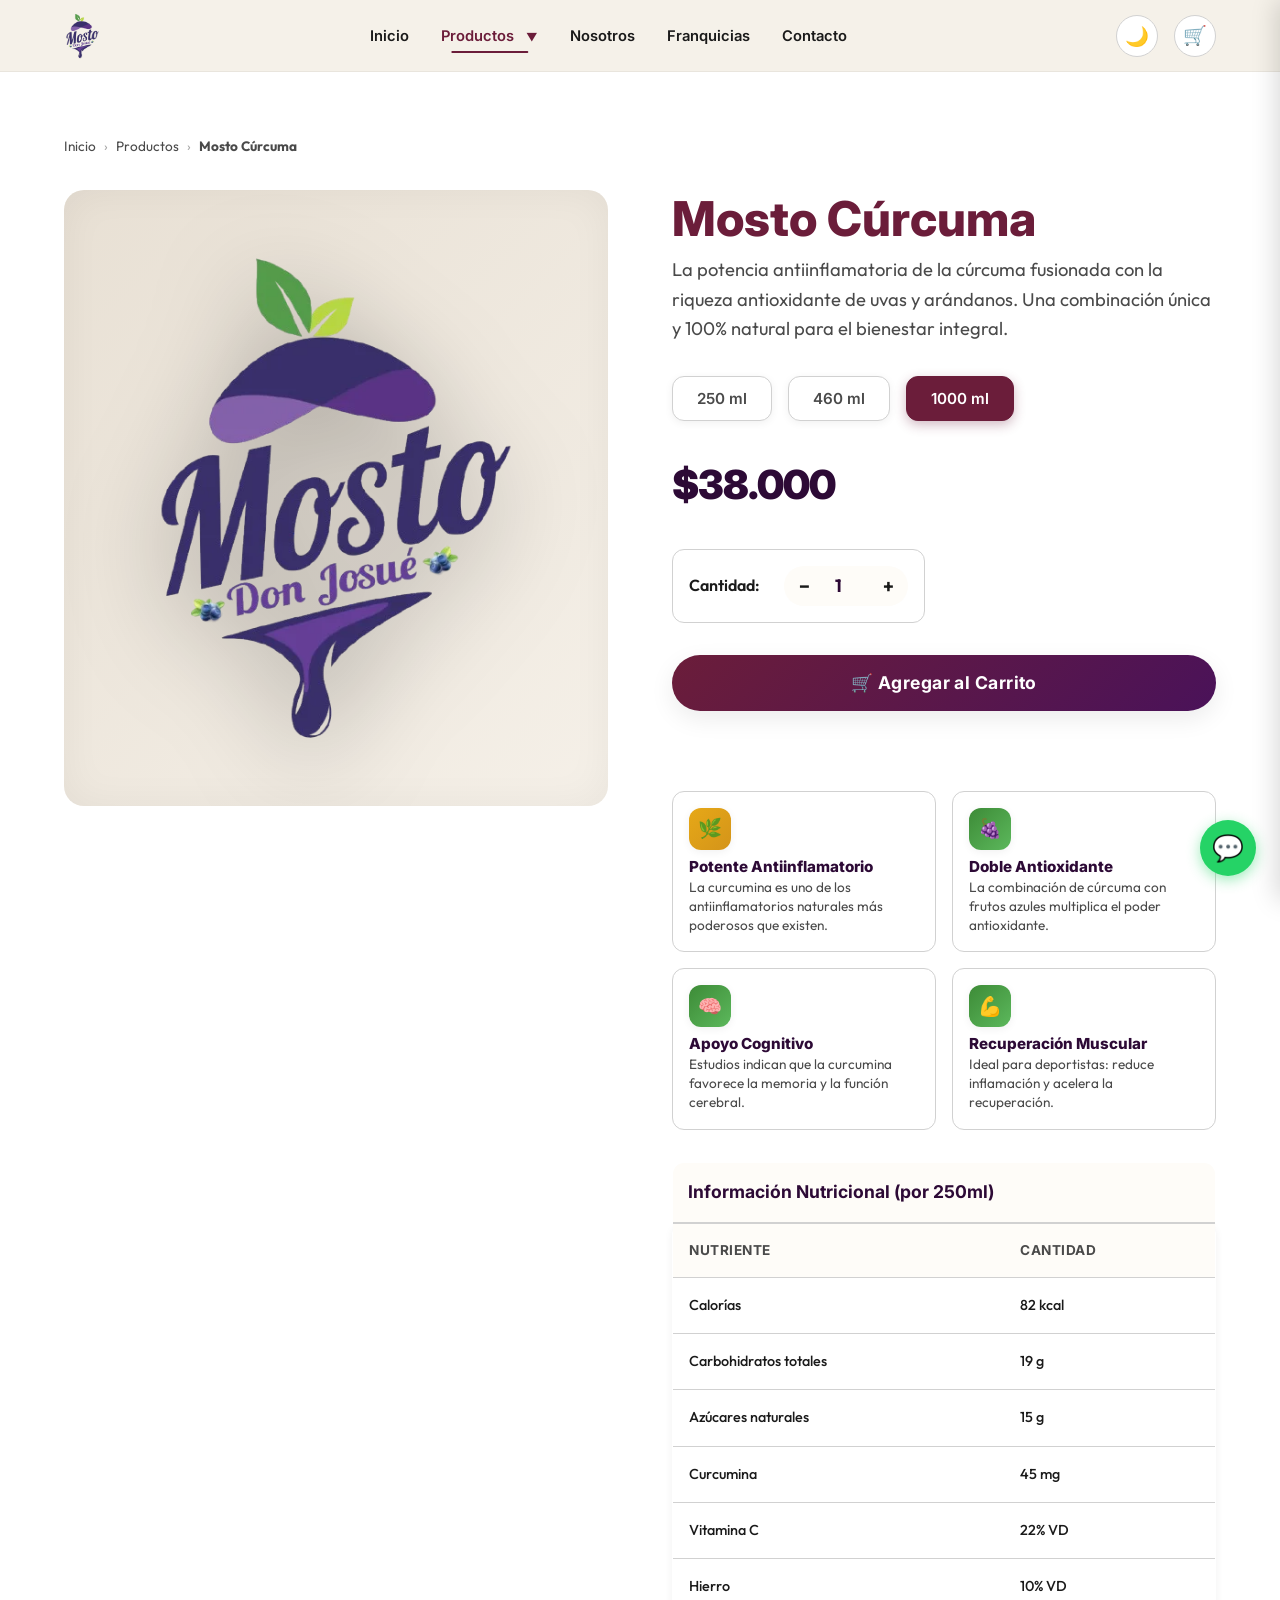
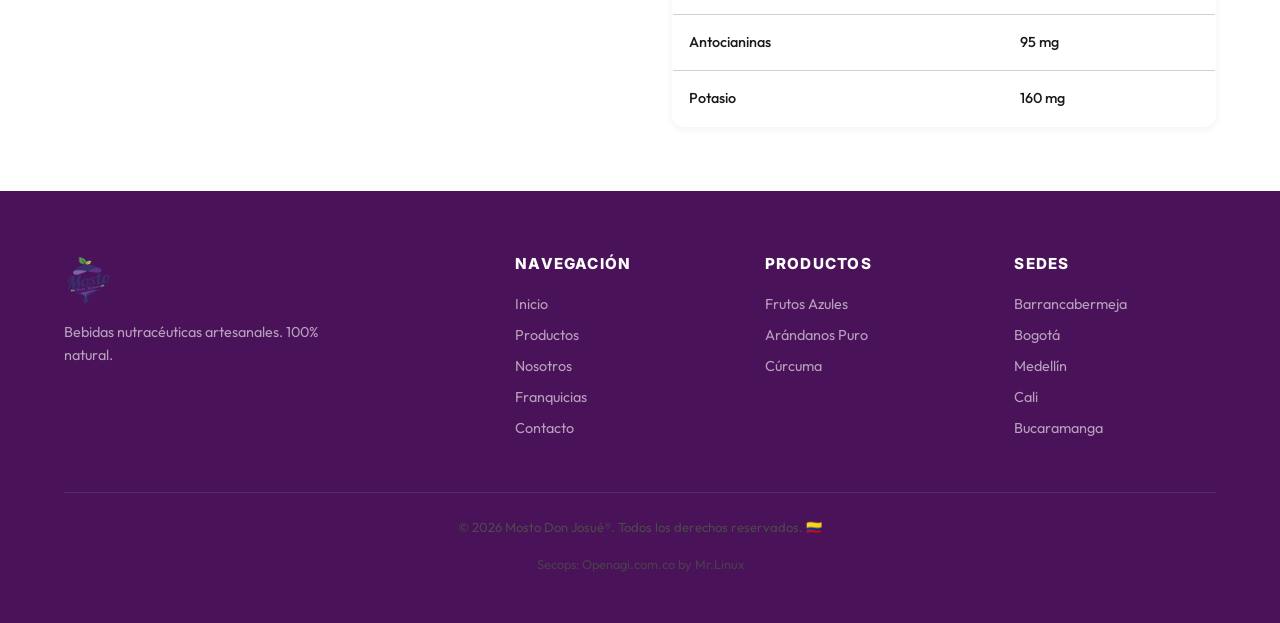
<file: producto-curcuma.html>
<!DOCTYPE html>
<html lang="es" data-theme="light">

<head>
    <meta charset="UTF-8">
    <meta name="viewport" content="width=device-width, initial-scale=1.0">
    <title>Mosto Cúrcuma — Uvas y Arándanos | Mosto Don Josué</title>
    <meta name="description"
        content="Mosto Cúrcuma: la potencia antiinflamatoria de la cúrcuma combinada con uvas y arándanos. 100% natural. Disponible en 250ml, 460ml y 1000ml.">
    <link rel="icon" href="assets/logo.png" type="image/png">
    <link rel="stylesheet" href="css/styles.css">
    <link rel="canonical" href="https://mostodonjosue.com/producto-curcuma">

    <!-- Open Graph -->
    <meta property="og:type" content="product">
    <meta property="og:url" content="https://mostodonjosue.com/producto-curcuma">
    <meta property="og:title" content="Mosto Cúrcuma 🧡 | Antiinflamatorio Natural">
    <meta property="og:description"
        content="El poder de la cúrcuma con el sabor de los frutos rojos. ¡Bienestar total! ✨">
    <meta property="og:image" content="https://mostodonjosue.com/assets/social-share.png">
    <!-- Umami Analytics -->
    <script defer src="https://analytics.openagi.com.co/script.js" data-website-id="0c836e07-af92-47c0-8b36-e23a0c9db6c1"></script>
</head>

<body>

    <!-- ==================== HEADER ==================== -->
    <header class="header" id="header">
        <div class="container">
            <a href="index.html" class="header__logo" aria-label="Inicio">
                <img src="assets/logo.png" alt="Mosto Don Josué" width="48" height="56">
            </a>

            <nav class="nav" id="main-nav" aria-label="Navegación principal">
                <div class="nav__item">
                    <a href="index.html" class="nav__link">Inicio</a>
                </div>
                <div class="nav__item">
                    <a href="productos.html" class="nav__link nav__has-sub active">Productos <span
                            class="nav__toggle-sub">▼</span></a>
                    <div class="nav__megamenu">
                        <div class="container megamenu__grid">
                            <!-- Column 1: Featured Image / Promo -->
                            <div class="megamenu__col megamenu__featured">
                                <div class="megamenu__image">
                                    <img src="assets/logo.png" alt="Mosto Don Josué" width="200" height="200">
                                    <div class="megamenu__caption">
                                        <span>Nueva Cosecha</span>
                                        <h4>Edición Especial</h4>
                                        <a href="productos.html" class="link-arrow">Ver Todo →</a>
                                    </div>
                                </div>
                            </div>

                            <!-- Column 2: Product Categories -->
                            <div class="megamenu__col">
                                <h4 class="megamenu__title">Nuestros Mostos</h4>
                                <ul class="megamenu__list">
                                    <li>
                                        <a href="producto-frutos-azules.html" class="megamenu__item">
                                            <div class="megamenu__icon">🍇</div>
                                            <div>
                                                <strong>Mosto Frutos Azules</strong>
                                                <small>Antioxidante y delicioso</small>
                                            </div>
                                        </a>
                                    </li>
                                    <li>
                                        <a href="producto-arandanos.html" class="megamenu__item">
                                            <div class="megamenu__icon">🫐</div>
                                            <div>
                                                <strong>Mosto de Arándanos</strong>
                                                <small>100% Puro y Natural</small>
                                            </div>
                                        </a>
                                    </li>
                                    <li>
                                        <a href="producto-curcuma.html" class="megamenu__item">
                                            <div class="megamenu__icon">🌿</div>
                                            <div>
                                                <strong>Mosto Cúrcuma</strong>
                                                <small>Antiinflamatorio natural</small>
                                            </div>
                                        </a>
                                    </li>
                                </ul>
                            </div>

                            <!-- Column 3: Why Choose Us -->
                            <div class="megamenu__col megamenu__highlights">
                                <h4 class="megamenu__title">Beneficios</h4>
                                <ul class="megamenu__list-simple">
                                    <li>✅ Sube defensas naturalmente</li>
                                    <li>✅ Sin azúcar añadido</li>
                                    <li>✅ 100% Artesanal</li>
                                </ul>
                                <a href="nosotros.html" class="btn btn-sm btn-secondary"
                                    style="margin-top: 1rem;">Conocer
                                    Más</a>
                            </div>
                        </div>
                    </div>
                </div>
                <div class="nav__item">
                    <a href="nosotros.html" class="nav__link">Nosotros</a>
                </div>
                <div class="nav__item">
                    <a href="franquicias.html" class="nav__link">Franquicias</a>
                </div>
                <div class="nav__item">
                    <a href="contacto.html" class="nav__link">Contacto</a>
                </div>
            </nav>

            <div class="header__actions">
                <button class="dark-toggle" aria-label="Cambiar modo oscuro">🌙</button>
                <a href="carrito.html" class="cart-btn" aria-label="Ver carrito">
                    🛒
                    <span class="cart-badge" id="cart-badge">0</span>
                </a>
                <button class="hamburger" id="hamburger" aria-label="Abrir menú">
                    <span></span><span></span><span></span>
                </button>
            </div>
        </div>
    </header>

    <main>
        <section class="product-hero section">
            <div class="container">
                <div class="breadcrumb" style="grid-column: 1 / -1;">
                    <a href="index.html">Inicio</a> <span>›</span>
                    <a href="productos.html">Productos</a> <span>›</span>
                    <strong>Mosto Cúrcuma</strong>
                </div>
            </div>
            <div class="container">
                <div class="product-gallery fade-in fade-in-left">
                    <img src="assets/logo.png" alt="Mosto Cúrcuma — Uvas y Arándanos" width="350" height="450">
                </div>

                <div class="product-info fade-in fade-in-right">
                    <h1>Mosto Cúrcuma</h1>
                    <p class="lead">La potencia antiinflamatoria de la cúrcuma fusionada con la riqueza antioxidante de
                        uvas y arándanos. Una combinación única y 100% natural para el bienestar integral.</p>

                    <div class="volume-selector" id="volume-selector">
                        <button class="volume-btn" data-volume="250ml" data-price="9000">250 ml</button>
                        <button class="volume-btn" data-volume="460ml" data-price="19000">460 ml</button>
                        <button class="volume-btn active" data-volume="1000ml" data-price="38000">1000 ml</button>
                    </div>

                    <div class="product-price" id="product-price">$38.000</div>

                    <div class="product-qty">
                        <span style="font-weight:600; color:var(--text-primary);">Cantidad:</span>
                        <div class="qty-control">
                            <button class="qty-btn" id="qty-minus" aria-label="Reducir cantidad">−</button>
                            <input type="number" class="qty-input" id="qty-input" value="1" min="1" max="50"
                                aria-label="Cantidad">
                            <button class="qty-btn" id="qty-plus" aria-label="Aumentar cantidad">+</button>
                        </div>
                    </div>

                    <button class="btn btn-primary btn-lg" id="add-to-cart-btn"
                        style="width:100%; margin-bottom: var(--space-xl);">
                        🛒 Agregar al Carrito
                    </button>

                    <div class="benefits-list">
                        <div class="benefit-item">
                            <div class="benefit-icon" style="background: linear-gradient(135deg, #E6A817, #D4941A);">🌿
                            </div>
                            <div>
                                <h4>Potente Antiinflamatorio</h4>
                                <p>La curcumina es uno de los antiinflamatorios naturales más poderosos que existen.</p>
                            </div>
                        </div>
                        <div class="benefit-item">
                            <div class="benefit-icon">🍇</div>
                            <div>
                                <h4>Doble Antioxidante</h4>
                                <p>La combinación de cúrcuma con frutos azules multiplica el poder antioxidante.</p>
                            </div>
                        </div>
                        <div class="benefit-item">
                            <div class="benefit-icon">🧠</div>
                            <div>
                                <h4>Apoyo Cognitivo</h4>
                                <p>Estudios indican que la curcumina favorece la memoria y la función cerebral.</p>
                            </div>
                        </div>
                        <div class="benefit-item">
                            <div class="benefit-icon">💪</div>
                            <div>
                                <h4>Recuperación Muscular</h4>
                                <p>Ideal para deportistas: reduce inflamación y acelera la recuperación.</p>
                            </div>
                        </div>
                    </div>

                    <table class="nutrition-table">
                        <caption>Información Nutricional (por 250ml)</caption>
                        <thead>
                            <tr>
                                <th>Nutriente</th>
                                <th>Cantidad</th>
                            </tr>
                        </thead>
                        <tbody>
                            <tr>
                                <td>Calorías</td>
                                <td>82 kcal</td>
                            </tr>
                            <tr>
                                <td>Carbohidratos totales</td>
                                <td>19 g</td>
                            </tr>
                            <tr>
                                <td>Azúcares naturales</td>
                                <td>15 g</td>
                            </tr>
                            <tr>
                                <td>Curcumina</td>
                                <td>45 mg</td>
                            </tr>
                            <tr>
                                <td>Vitamina C</td>
                                <td>22% VD</td>
                            </tr>
                            <tr>
                                <td>Hierro</td>
                                <td>10% VD</td>
                            </tr>
                            <tr>
                                <td>Antocianinas</td>
                                <td>95 mg</td>
                            </tr>
                            <tr>
                                <td>Potasio</td>
                                <td>160 mg</td>
                            </tr>
                        </tbody>
                    </table>
                </div>
            </div>
        </section>
    </main>

    <footer class="footer">
        <div class="container">
            <div class="footer__grid">
                <div class="footer__brand"><img src="assets/logo.png" alt="Mosto Don Josué" width="50" height="58">
                    <p>Bebidas nutracéuticas artesanales. 100% natural.</p>
                </div>
                <div>
                    <h4>Navegación</h4>
                    <div class="footer__links"><a href="index.html">Inicio</a><a href="productos.html">Productos</a><a
                            href="nosotros.html">Nosotros</a><a href="franquicias.html">Franquicias</a><a
                            href="contacto.html">Contacto</a></div>
                </div>
                <div>
                    <h4>Productos</h4>
                    <div class="footer__links"><a href="producto-frutos-azules.html">Frutos Azules</a><a
                            href="producto-arandanos.html">Arándanos Puro</a><a href="producto-curcuma.html">Cúrcuma</a>
                    </div>
                </div>
                <div>
                    <h4>Sedes</h4>
                    <div class="footer__links"><a href="franquicias.html">Barrancabermeja</a><a
                            href="franquicias.html">Bogotá</a><a href="franquicias.html">Medellín</a><a
                            href="franquicias.html">Cali</a><a href="franquicias.html">Bucaramanga</a></div>
                </div>
            </div>
            <div class="footer__bottom">
                <p>&copy; 2026 Mosto Don Josué®. Todos los derechos reservados. 🇨🇴</p>
                <p style="margin-top: 5px; font-size: 0.8rem; opacity: 0.8;">
                    <a href="https://openagi.com.co" target="_blank" rel="noopener"
                        style="color: inherit; text-decoration: none;">
                        Secops: Openagi.com.co by Mr.Linux
                    </a>
                </p>
            </div>
        </div>
    </footer>

    <a href="https://wa.me/573001234567" class="whatsapp-float" target="_blank" rel="noopener"
        aria-label="WhatsApp">💬</a>
    <button class="scroll-top" aria-label="Volver arriba">↑</button>

    <!-- ==================== CART DRAWER ==================== -->
    <div class="cart-overlay" id="cart-overlay"></div>
    <div class="cart-drawer" id="cart-drawer">
        <div class="cart-drawer__header">
            <h3>Tu Carrito <span id="drawer-count">(0)</span></h3>
            <button class="cart-drawer__close" aria-label="Cerrar carrito">✕</button>
        </div>

        <div class="cart-drawer__body" id="drawer-items">
            <!-- Items injected via JS -->
            <div class="drawer-empty-state">
                <p>Tu carrito está vacío</p>
                <a href="productos.html" class="btn btn-sm btn-primary">Ver Productos</a>
            </div>
        </div>

        <div class="cart-drawer__footer">
            <div class="drawer-summary">
                <div class="flex-between">
                    <span>Subtotal</span>
                    <strong id="drawer-total">$0</strong>
                </div>
            </div>

            <div class="drawer-checkout">
                <div class="form-group" style="margin-bottom: 1rem;">
                    <label for="drawer-city" class="form-label" style="font-size: 0.8rem;">📍 Ciudad de
                        entrega:</label>
                    <select id="drawer-city" class="form-select form-select-sm">
                        <option value="">Seleccionar ciudad...</option>
                        <!-- Populated by JS -->
                    </select>
                </div>
                <button id="drawer-checkout-btn" class="btn btn-whatsapp btn-block" style="width: 100%;">
                    Completar pedido en WhatsApp 📲
                </button>
            </div>
        </div>
    </div>

    <!-- Scripts -->
    <script src="js/theme.js"></script>
    <script src="js/analytics.js"></script>
    <script src="js/cart.js"></script>
    <script src="js/checkout.js"></script>
    <script src="js/nav.js"></script>
    <script src="js/main.js"></script>
    <script>
        (function () {
            const PRODUCT = { id: 'curcuma', name: 'Mosto Cúrcuma', image: 'assets/logo.png' };
            let selectedVolume = '1000ml', selectedPrice = 38000, qty = 1;
            const volumeSelector = document.getElementById('volume-selector');
            const priceEl = document.getElementById('product-price');
            const qtyInput = document.getElementById('qty-input');

            volumeSelector.addEventListener('click', (e) => {
                const btn = e.target.closest('.volume-btn');
                if (!btn) return;
                volumeSelector.querySelectorAll('.volume-btn').forEach(b => b.classList.remove('active'));
                btn.classList.add('active');
                selectedVolume = btn.dataset.volume;
                selectedPrice = parseInt(btn.dataset.price);
                priceEl.textContent = Cart.formatPrice(selectedPrice);
            });

            document.getElementById('qty-minus').addEventListener('click', () => { qty = Math.max(1, qty - 1); qtyInput.value = qty; });
            document.getElementById('qty-plus').addEventListener('click', () => { qty = Math.min(50, qty + 1); qtyInput.value = qty; });
            qtyInput.addEventListener('change', () => { qty = Math.max(1, Math.min(50, parseInt(qtyInput.value) || 1)); qtyInput.value = qty; });

            document.getElementById('add-to-cart-btn').addEventListener('click', () => {
                const item = { id: PRODUCT.id, name: PRODUCT.name, volume: selectedVolume, price: selectedPrice, image: PRODUCT.image, qty };
                Cart.add(item);
                // Force open drawer logic if not already handled by main.js
                const drawer = document.getElementById('cart-drawer');
                const overlay = document.getElementById('cart-overlay');
                if (drawer && overlay) {
                    drawer.classList.add('open');
                    overlay.classList.add('open');
                }
            });
        })();
    </script>
</body>

</html>
</file>
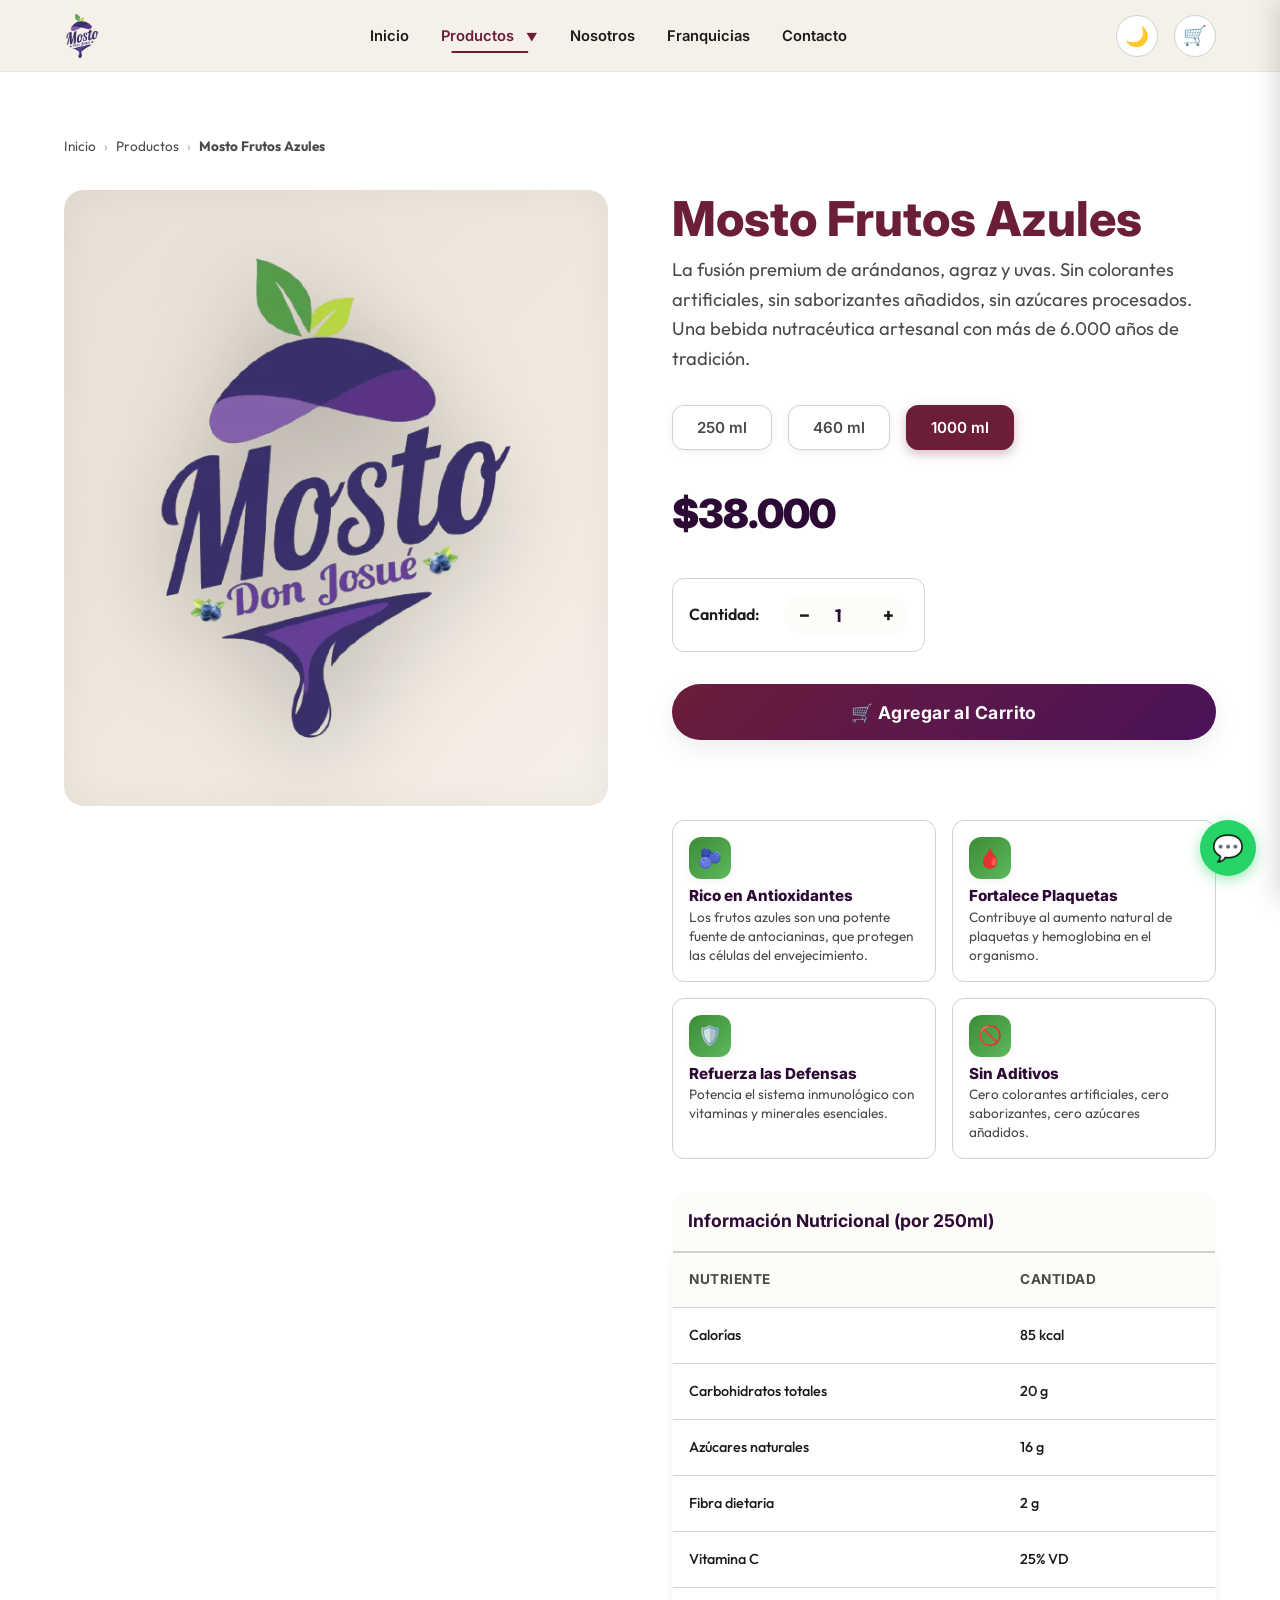
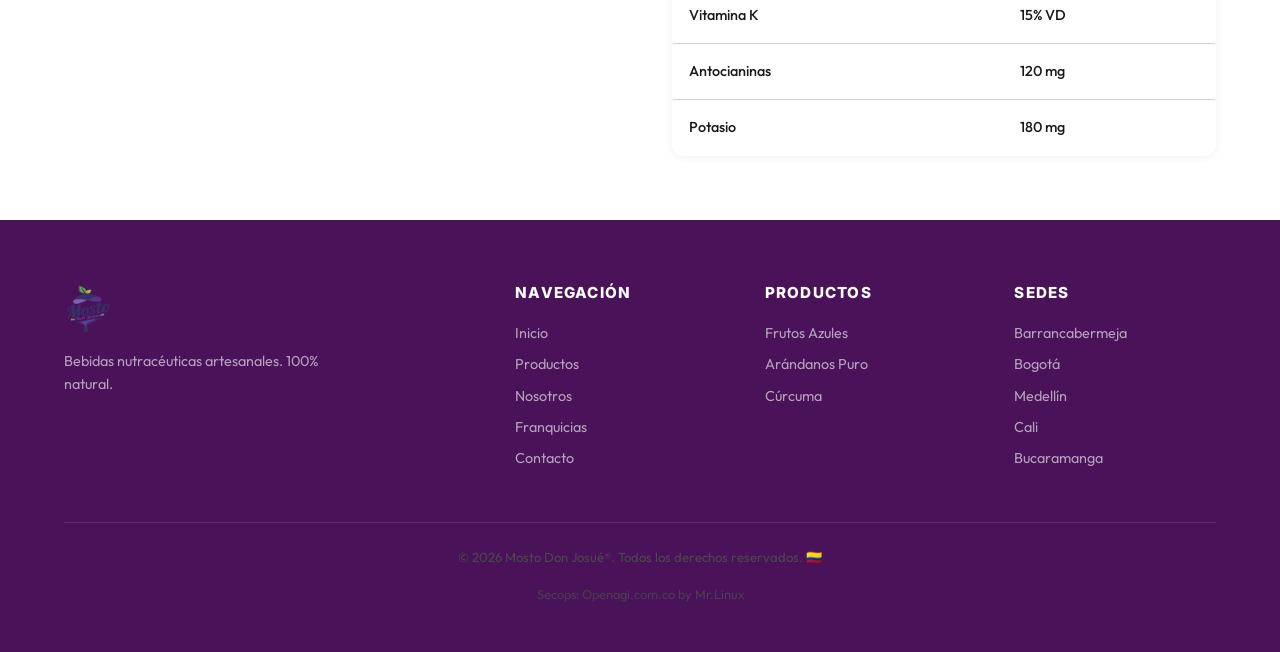
<file: producto-frutos-azules.html>
<!DOCTYPE html>
<html lang="es" data-theme="light">

<head>
    <meta charset="UTF-8">
    <meta name="viewport" content="width=device-width, initial-scale=1.0">
    <title>Mosto Frutos Azules — Arándanos, Agraz y Uvas | Mosto Don Josué</title>
    <meta name="description"
        content="Mosto Frutos Azules: la fusión perfecta de arándanos, agraz y uvas. 100% natural, sin colorantes ni azúcares añadidos. Disponible en 250ml, 460ml y 1000ml.">
    <link rel="icon" href="assets/logo.png" type="image/png">
    <link rel="stylesheet" href="css/styles.css">
    <link rel="canonical" href="https://mostodonjosue.com/producto-frutos-azules">

    <!-- Open Graph -->
    <meta property="og:type" content="product">
    <meta property="og:url" content="https://mostodonjosue.com/producto-frutos-azules">
    <meta property="og:title" content="Mosto Frutos Azules 🫐 | Antioxidante Potente">
    <meta property="og:description" content="Fusión de Arándanos, Agraz y Uva. ¡Sube defensas deliciosamente! 😋">
    <meta property="og:image" content="https://mostodonjosue.com/assets/social-share.png">
    <!-- Umami Analytics -->
    <script defer src="https://analytics.openagi.com.co/script.js" data-website-id="0c836e07-af92-47c0-8b36-e23a0c9db6c1"></script>
</head>

<body>

    <!-- HEADER -->
    <!-- ==================== HEADER ==================== -->
    <header class="header" id="header">
        <div class="container">
            <a href="index.html" class="header__logo" aria-label="Inicio">
                <img src="assets/logo.png" alt="Mosto Don Josué" width="48" height="56">
            </a>

            <nav class="nav" id="main-nav" aria-label="Navegación principal">
                <div class="nav__item">
                    <a href="index.html" class="nav__link">Inicio</a>
                </div>
                <div class="nav__item">
                    <a href="productos.html" class="nav__link nav__has-sub active">Productos <span
                            class="nav__toggle-sub">▼</span></a>
                    <div class="nav__megamenu">
                        <div class="container megamenu__grid">
                            <!-- Column 1: Featured Image / Promo -->
                            <div class="megamenu__col megamenu__featured">
                                <div class="megamenu__image">
                                    <img src="assets/logo.png" alt="Mosto Don Josué" width="200" height="200">
                                    <div class="megamenu__caption">
                                        <span>Nueva Cosecha</span>
                                        <h4>Edición Especial</h4>
                                        <a href="productos.html" class="link-arrow">Ver Todo →</a>
                                    </div>
                                </div>
                            </div>

                            <!-- Column 2: Product Categories -->
                            <div class="megamenu__col">
                                <h4 class="megamenu__title">Nuestros Mostos</h4>
                                <ul class="megamenu__list">
                                    <li>
                                        <a href="producto-frutos-azules.html" class="megamenu__item">
                                            <div class="megamenu__icon">🍇</div>
                                            <div>
                                                <strong>Mosto Frutos Azules</strong>
                                                <small>Antioxidante y delicioso</small>
                                            </div>
                                        </a>
                                    </li>
                                    <li>
                                        <a href="producto-arandanos.html" class="megamenu__item">
                                            <div class="megamenu__icon">🫐</div>
                                            <div>
                                                <strong>Mosto de Arándanos</strong>
                                                <small>100% Puro y Natural</small>
                                            </div>
                                        </a>
                                    </li>
                                    <li>
                                        <a href="producto-curcuma.html" class="megamenu__item">
                                            <div class="megamenu__icon">🌿</div>
                                            <div>
                                                <strong>Mosto Cúrcuma</strong>
                                                <small>Antiinflamatorio natural</small>
                                            </div>
                                        </a>
                                    </li>
                                </ul>
                            </div>

                            <!-- Column 3: Why Choose Us -->
                            <div class="megamenu__col megamenu__highlights">
                                <h4 class="megamenu__title">Beneficios</h4>
                                <ul class="megamenu__list-simple">
                                    <li>✅ Sube defensas naturalmente</li>
                                    <li>✅ Sin azúcar añadido</li>
                                    <li>✅ 100% Artesanal</li>
                                </ul>
                                <a href="nosotros.html" class="btn btn-sm btn-secondary"
                                    style="margin-top: 1rem;">Conocer
                                    Más</a>
                            </div>
                        </div>
                    </div>
                </div>
                <div class="nav__item">
                    <a href="nosotros.html" class="nav__link">Nosotros</a>
                </div>
                <div class="nav__item">
                    <a href="franquicias.html" class="nav__link">Franquicias</a>
                </div>
                <div class="nav__item">
                    <a href="contacto.html" class="nav__link">Contacto</a>
                </div>
            </nav>

            <div class="header__actions">
                <button class="dark-toggle" aria-label="Cambiar modo oscuro">🌙</button>
                <a href="carrito.html" class="cart-btn" aria-label="Ver carrito">
                    🛒
                    <span class="cart-badge" id="cart-badge">0</span>
                </a>
                <button class="hamburger" id="hamburger" aria-label="Abrir menú">
                    <span></span><span></span><span></span>
                </button>
            </div>
        </div>
    </header>

    <main>
        <section class="product-hero section">
            <div class="container">
                <!-- Breadcrumb -->
                <div class="breadcrumb" style="grid-column: 1 / -1;">
                    <a href="index.html">Inicio</a> <span>›</span>
                    <a href="productos.html">Productos</a> <span>›</span>
                    <strong>Mosto Frutos Azules</strong>
                </div>
            </div>
            <div class="container">
                <!-- Gallery -->
                <div class="product-gallery fade-in fade-in-left">
                    <img src="assets/logo.png" alt="Mosto Frutos Azules — Botella" id="product-main-img" width="350"
                        height="450">
                </div>

                <!-- Info -->
                <div class="product-info fade-in fade-in-right">
                    <h1>Mosto Frutos Azules</h1>
                    <p class="lead">La fusión premium de arándanos, agraz y uvas. Sin colorantes artificiales, sin
                        saborizantes añadidos, sin azúcares procesados. Una bebida nutracéutica artesanal con más de
                        6.000 años de tradición.</p>

                    <!-- Volume Selector -->
                    <div class="volume-selector" id="volume-selector">
                        <button class="volume-btn" data-volume="250ml" data-price="9000">250 ml</button>
                        <button class="volume-btn" data-volume="460ml" data-price="19000">460 ml</button>
                        <button class="volume-btn active" data-volume="1000ml" data-price="38000">1000 ml</button>
                    </div>

                    <!-- Price -->
                    <div class="product-price" id="product-price">$38.000</div>

                    <!-- Quantity -->
                    <div class="product-qty">
                        <span style="font-weight:600; color:var(--text-primary);">Cantidad:</span>
                        <div class="qty-control">
                            <button class="qty-btn" id="qty-minus" aria-label="Reducir cantidad">−</button>
                            <input type="number" class="qty-input" id="qty-input" value="1" min="1" max="50"
                                aria-label="Cantidad">
                            <button class="qty-btn" id="qty-plus" aria-label="Aumentar cantidad">+</button>
                        </div>
                    </div>

                    <!-- Add to cart -->
                    <button class="btn btn-primary btn-lg" id="add-to-cart-btn"
                        style="width:100%; margin-bottom: var(--space-xl);">
                        🛒 Agregar al Carrito
                    </button>

                    <!-- Benefits -->
                    <div class="benefits-list">
                        <div class="benefit-item">
                            <div class="benefit-icon">🫐</div>
                            <div>
                                <h4>Rico en Antioxidantes</h4>
                                <p>Los frutos azules son una potente fuente de antocianinas, que protegen las células
                                    del envejecimiento.</p>
                            </div>
                        </div>
                        <div class="benefit-item">
                            <div class="benefit-icon">🩸</div>
                            <div>
                                <h4>Fortalece Plaquetas</h4>
                                <p>Contribuye al aumento natural de plaquetas y hemoglobina en el organismo.</p>
                            </div>
                        </div>
                        <div class="benefit-item">
                            <div class="benefit-icon">🛡️</div>
                            <div>
                                <h4>Refuerza las Defensas</h4>
                                <p>Potencia el sistema inmunológico con vitaminas y minerales esenciales.</p>
                            </div>
                        </div>
                        <div class="benefit-item">
                            <div class="benefit-icon">🚫</div>
                            <div>
                                <h4>Sin Aditivos</h4>
                                <p>Cero colorantes artificiales, cero saborizantes, cero azúcares añadidos.</p>
                            </div>
                        </div>
                    </div>

                    <!-- Nutrition Table -->
                    <table class="nutrition-table">
                        <caption>Información Nutricional (por 250ml)</caption>
                        <thead>
                            <tr>
                                <th>Nutriente</th>
                                <th>Cantidad</th>
                            </tr>
                        </thead>
                        <tbody>
                            <tr>
                                <td>Calorías</td>
                                <td>85 kcal</td>
                            </tr>
                            <tr>
                                <td>Carbohidratos totales</td>
                                <td>20 g</td>
                            </tr>
                            <tr>
                                <td>Azúcares naturales</td>
                                <td>16 g</td>
                            </tr>
                            <tr>
                                <td>Fibra dietaria</td>
                                <td>2 g</td>
                            </tr>
                            <tr>
                                <td>Vitamina C</td>
                                <td>25% VD</td>
                            </tr>
                            <tr>
                                <td>Vitamina K</td>
                                <td>15% VD</td>
                            </tr>
                            <tr>
                                <td>Antocianinas</td>
                                <td>120 mg</td>
                            </tr>
                            <tr>
                                <td>Potasio</td>
                                <td>180 mg</td>
                            </tr>
                        </tbody>
                    </table>
                </div>
            </div>
        </section>
    </main>

    <!-- FOOTER -->
    <footer class="footer">
        <div class="container">
            <div class="footer__grid">
                <div class="footer__brand"><img src="assets/logo.png" alt="Mosto Don Josué" width="50" height="58">
                    <p>Bebidas nutracéuticas artesanales. 100% natural.</p>
                </div>
                <div>
                    <h4>Navegación</h4>
                    <div class="footer__links"><a href="index.html">Inicio</a><a href="productos.html">Productos</a><a
                            href="nosotros.html">Nosotros</a><a href="franquicias.html">Franquicias</a><a
                            href="contacto.html">Contacto</a></div>
                </div>
                <div>
                    <h4>Productos</h4>
                    <div class="footer__links"><a href="producto-frutos-azules.html">Frutos Azules</a><a
                            href="producto-arandanos.html">Arándanos Puro</a><a href="producto-curcuma.html">Cúrcuma</a>
                    </div>
                </div>
                <div>
                    <h4>Sedes</h4>
                    <div class="footer__links"><a href="franquicias.html">Barrancabermeja</a><a
                            href="franquicias.html">Bogotá</a><a href="franquicias.html">Medellín</a><a
                            href="franquicias.html">Cali</a><a href="franquicias.html">Bucaramanga</a></div>
                </div>
            </div>
            <div class="footer__bottom">
                <p>&copy; 2026 Mosto Don Josué®. Todos los derechos reservados. 🇨🇴</p>
                <p style="margin-top: 5px; font-size: 0.8rem; opacity: 0.8;">
                    <a href="https://openagi.com.co" target="_blank" rel="noopener"
                        style="color: inherit; text-decoration: none;">
                        Secops: Openagi.com.co by Mr.Linux
                    </a>
                </p>
            </div>
        </div>
    </footer>

    <a href="https://wa.me/573001234567" class="whatsapp-float" target="_blank" rel="noopener"
        aria-label="WhatsApp">💬</a>
    <button class="scroll-top" aria-label="Volver arriba">↑</button>

    <!-- ==================== CART DRAWER ==================== -->
    <div class="cart-overlay" id="cart-overlay"></div>
    <div class="cart-drawer" id="cart-drawer">
        <div class="cart-drawer__header">
            <h3>Tu Carrito <span id="drawer-count">(0)</span></h3>
            <button class="cart-drawer__close" aria-label="Cerrar carrito">✕</button>
        </div>

        <div class="cart-drawer__body" id="drawer-items">
            <!-- Items injected via JS -->
            <div class="drawer-empty-state">
                <p>Tu carrito está vacío</p>
                <a href="productos.html" class="btn btn-sm btn-primary">Ver Productos</a>
            </div>
        </div>

        <div class="cart-drawer__footer">
            <div class="drawer-summary">
                <div class="flex-between">
                    <span>Subtotal</span>
                    <strong id="drawer-total">$0</strong>
                </div>
            </div>

            <div class="drawer-checkout">
                <div class="form-group" style="margin-bottom: 1rem;">
                    <label for="drawer-city" class="form-label" style="font-size: 0.8rem;">📍 Ciudad de entrega:</label>
                    <select id="drawer-city" class="form-select form-select-sm">
                        <option value="">Seleccionar ciudad...</option>
                        <!-- Populated by JS -->
                    </select>
                </div>
                <button id="drawer-checkout-btn" class="btn btn-whatsapp btn-block" style="width: 100%;">
                    Completar pedido en WhatsApp 📲
                </button>
            </div>
        </div>
    </div>

    <script src="js/theme.js"></script>
    <script src="js/analytics.js"></script>
    <script src="js/cart.js"></script>
    <script src="js/checkout.js"></script>
    <script src="js/nav.js"></script>
    <script src="js/main.js"></script>
    <!-- Drawer Logic -->
    <script>
        document.addEventListener('DOMContentLoaded', () => {
            // Initialize city selector in drawer
            const citySelect = document.getElementById('drawer-city');
            if (citySelect && Checkout) {
                Checkout.getCities().forEach(city => {
                    const opt = document.createElement('option');
                    opt.value = city.value;
                    opt.textContent = city.label;
                    citySelect.appendChild(opt);
                });
            }
        });
    </script>

    <!-- Product Page Logic -->
    <script>
        (function () {
            const PRODUCT = {
                id: 'frutos-azules',
                name: 'Mosto Frutos Azules',
                image: 'assets/logo.png'
            };

            let selectedVolume = '1000ml';
            let selectedPrice = 38000;
            let qty = 1;

            const volumeSelector = document.getElementById('volume-selector');
            const priceEl = document.getElementById('product-price');
            const qtyInput = document.getElementById('qty-input');
            const qtyMinus = document.getElementById('qty-minus');
            const qtyPlus = document.getElementById('qty-plus');
            const addBtn = document.getElementById('add-to-cart-btn');

            // Volume buttons
            volumeSelector.addEventListener('click', (e) => {
                const btn = e.target.closest('.volume-btn');
                if (!btn) return;
                volumeSelector.querySelectorAll('.volume-btn').forEach(b => b.classList.remove('active'));
                btn.classList.add('active');
                selectedVolume = btn.dataset.volume;
                selectedPrice = parseInt(btn.dataset.price);
                priceEl.textContent = Cart.formatPrice(selectedPrice);
            });

            // Quantity
            qtyMinus.addEventListener('click', () => { qty = Math.max(1, qty - 1); qtyInput.value = qty; });
            qtyPlus.addEventListener('click', () => { qty = Math.min(50, qty + 1); qtyInput.value = qty; });
            qtyInput.addEventListener('change', () => { qty = Math.max(1, Math.min(50, parseInt(qtyInput.value) || 1)); qtyInput.value = qty; });

            // Add to cart
            addBtn.addEventListener('click', () => {
                Cart.add({
                    id: PRODUCT.id,
                    name: PRODUCT.name,
                    volume: selectedVolume,
                    price: selectedPrice,
                    image: PRODUCT.image,
                    qty: qty
                });
                Cart.open(); // Open drawer after adding
            });
        })();
    </script>
</body>

</html>
</file>
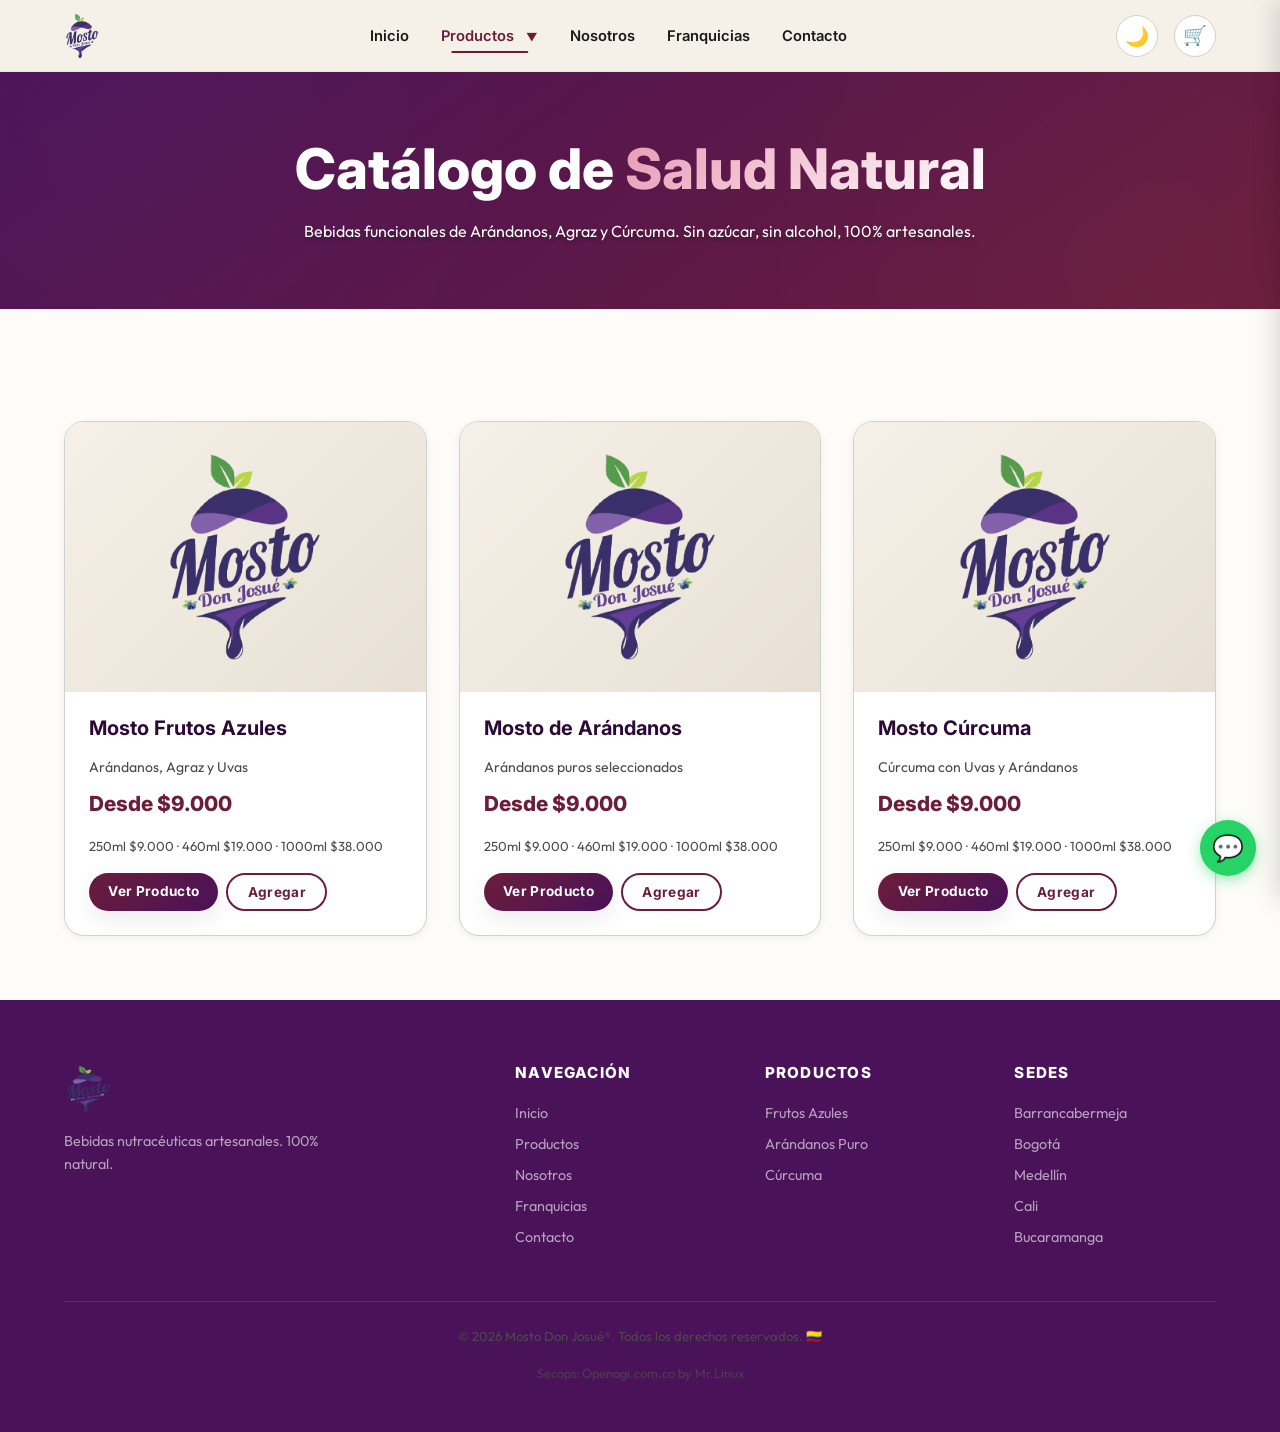
<file: productos.html>
<!DOCTYPE html>
<html lang="es" data-theme="light">

<head>
    <meta charset="UTF-8">
    <meta name="viewport" content="width=device-width, initial-scale=1.0">
    <title>Productos — Mosto Don Josué</title>
    <meta name="description"
        content="Catálogo completo de bebidas nutracéuticas Mosto Don Josué: Frutos Azules, Arándanos Puros y Cúrcuma. Disponibles en 250ml, 460ml y 1000ml.">
    <link rel="icon" href="assets/logo.png" type="image/png">
    <link rel="stylesheet" href="css/styles.css">
    <link rel="canonical" href="https://mostodonjosue.com/productos">

    <!-- Open Graph -->
    <meta property="og:type" content="website">
    <meta property="og:url" content="https://mostodonjosue.com/productos">
    <meta property="og:title" content="Catálogo Mosto Don Josué 🍷 | Variedad y Salud">
    <meta property="og:description"
        content="Descubre nuestros mostos de Frutos Azules, Arándanos y Cúrcuma. 🌿 100% Artesanal. ¡Ver Precios! 👇">
    <meta property="og:image" content="https://mostodonjosue.com/assets/social-share.png">

    <!-- Twitter -->
    <meta name="twitter:card" content="summary_large_image">
    <meta name="twitter:title" content="Nuestros Productos 🍇 | Mosto Don Josué">
    <meta name="twitter:description" content="Bebidas funcionales para subir defensas. Envíos a toda Colombia. 🇨🇴">
    <meta name="twitter:image" content="https://mostodonjosue.com/assets/social-share.png">
    <!-- Umami Analytics -->
    <script defer src="https://analytics.openagi.com.co/script.js" data-website-id="0c836e07-af92-47c0-8b36-e23a0c9db6c1"></script>
</head>

<body>

    <!-- HEADER -->
    <!-- ==================== HEADER ==================== -->
    <header class="header" id="header">
        <div class="container">
            <a href="index.html" class="header__logo" aria-label="Inicio">
                <img src="assets/logo.png" alt="Mosto Don Josué" width="48" height="56">
            </a>

            <nav class="nav" id="main-nav" aria-label="Navegación principal">
                <div class="nav__item">
                    <a href="index.html" class="nav__link">Inicio</a>
                </div>
                <div class="nav__item">
                    <a href="productos.html" class="nav__link nav__has-sub active">Productos <span
                            class="nav__toggle-sub">▼</span></a>
                    <div class="nav__megamenu">
                        <div class="container megamenu__grid">
                            <!-- Column 1: Featured Image / Promo -->
                            <div class="megamenu__col megamenu__featured">
                                <div class="megamenu__image">
                                    <img src="assets/logo.png" alt="Mosto Don Josué" width="200" height="200">
                                    <div class="megamenu__caption">
                                        <span>Nueva Cosecha</span>
                                        <h4>Edición Especial</h4>
                                        <a href="productos.html" class="link-arrow">Ver Todo →</a>
                                    </div>
                                </div>
                            </div>

                            <!-- Column 2: Product Categories -->
                            <div class="megamenu__col">
                                <h4 class="megamenu__title">Nuestros Mostos</h4>
                                <ul class="megamenu__list">
                                    <li>
                                        <a href="producto-frutos-azules.html" class="megamenu__item">
                                            <div class="megamenu__icon">🍇</div>
                                            <div>
                                                <strong>Mosto Frutos Azules</strong>
                                                <small>Antioxidante y delicioso</small>
                                            </div>
                                        </a>
                                    </li>
                                    <li>
                                        <a href="producto-arandanos.html" class="megamenu__item">
                                            <div class="megamenu__icon">🫐</div>
                                            <div>
                                                <strong>Mosto de Arándanos</strong>
                                                <small>100% Puro y Natural</small>
                                            </div>
                                        </a>
                                    </li>
                                    <li>
                                        <a href="producto-curcuma.html" class="megamenu__item">
                                            <div class="megamenu__icon">🌿</div>
                                            <div>
                                                <strong>Mosto Cúrcuma</strong>
                                                <small>Antiinflamatorio natural</small>
                                            </div>
                                        </a>
                                    </li>
                                </ul>
                            </div>

                            <!-- Column 3: Why Choose Us -->
                            <div class="megamenu__col megamenu__highlights">
                                <h4 class="megamenu__title">Beneficios</h4>
                                <ul class="megamenu__list-simple">
                                    <li>✅ Sube defensas naturalmente</li>
                                    <li>✅ Sin azúcar añadido</li>
                                    <li>✅ 100% Artesanal</li>
                                </ul>
                                <a href="nosotros.html" class="btn btn-sm btn-secondary"
                                    style="margin-top: 1rem;">Conocer
                                    Más</a>
                            </div>
                        </div>
                    </div>
                </div>
                <div class="nav__item">
                    <a href="nosotros.html" class="nav__link">Nosotros</a>
                </div>
                <div class="nav__item">
                    <a href="franquicias.html" class="nav__link">Franquicias</a>
                </div>
                <div class="nav__item">
                    <a href="contacto.html" class="nav__link">Contacto</a>
                </div>
            </nav>

            <div class="header__actions">
                <button class="dark-toggle" aria-label="Cambiar modo oscuro">🌙</button>
                <a href="carrito.html" class="cart-btn" aria-label="Ver carrito">
                    🛒
                    <span class="cart-badge" id="cart-badge">0</span>
                </a>
                <button class="hamburger" id="hamburger" aria-label="Abrir menú">
                    <span></span><span></span><span></span>
                </button>
            </div>
        </div>
    </header>

    <main>
        <!-- Page Header -->
        <section class="page-header">
            <div class="hero__bg-pattern"></div>
            <div class="container">
                <div class="hero__content">
                    <h1 class="hero__title">
                        Catálogo de <span class="text-gradient">Salud Natural</span>
                    </h1>
                    <p class="hero__subtitle">
                        Bebidas funcionales de Arándanos, Agraz y Cúrcuma.
                        Sin azúcar, sin alcohol, 100% artesanales.
                    </p>
                </div>
            </div>
        </section>

        <!-- Product Grid -->
        <section class="section">
            <div class="container">
                <div class="grid-3 stagger">

                    <!-- Mosto Frutos Azules -->
                    <div class="card fade-in" style="--i:0">
                        <div class="card__image">
                            <img src="assets/logo.png" alt="Mosto Frutos Azules — Arándanos, Agraz y Uvas"
                                loading="lazy" width="300" height="225">
                        </div>
                        <div class="card__body">
                            <h3 class="card__title">Mosto Frutos Azules</h3>
                            <p style="font-size:.88rem; color:var(--text-secondary); margin-bottom:var(--space-sm);">
                                Arándanos, Agraz y Uvas</p>
                            <p class="card__price">Desde $9.000</p>
                            <p style="font-size:.82rem; color:var(--text-secondary); margin-bottom:var(--space-md);">
                                250ml $9.000 · 460ml $19.000 · 1000ml $38.000</p>
                            <div class="card__actions">
                                <a href="producto-frutos-azules.html" class="btn btn-primary btn-sm">Ver Producto</a>
                                <button class="btn btn-secondary btn-sm quick-add-btn" data-id="frutos-azules"
                                    data-name="Mosto Frutos Azules" data-price="38000" data-volume="1000ml"
                                    data-image="assets/logo.png">Agregar</button>
                            </div>
                        </div>
                    </div>

                    <!-- Mosto de Arándanos -->
                    <div class="card fade-in" style="--i:1">
                        <div class="card__image">
                            <img src="assets/logo.png" alt="Mosto Puro de Arándanos" loading="lazy" width="300"
                                height="225">
                        </div>
                        <div class="card__body">
                            <h3 class="card__title">Mosto de Arándanos</h3>
                            <p style="font-size:.88rem; color:var(--text-secondary); margin-bottom:var(--space-sm);">
                                Arándanos puros seleccionados</p>
                            <p class="card__price">Desde $9.000</p>
                            <p style="font-size:.82rem; color:var(--text-secondary); margin-bottom:var(--space-md);">
                                250ml $9.000 · 460ml $19.000 · 1000ml $38.000</p>
                            <div class="card__actions">
                                <a href="producto-arandanos.html" class="btn btn-primary btn-sm">Ver Producto</a>
                                <button class="btn btn-secondary btn-sm quick-add-btn" data-id="arandanos"
                                    data-name="Mosto de Arándanos" data-price="38000" data-volume="1000ml"
                                    data-image="assets/logo.png">Agregar</button>
                            </div>
                        </div>
                    </div>

                    <!-- Mosto Cúrcuma -->
                    <div class="card fade-in" style="--i:2">
                        <div class="card__image">
                            <img src="assets/logo.png" alt="Mosto Cúrcuma — Uvas y Arándanos" loading="lazy" width="300"
                                height="225">
                        </div>
                        <div class="card__body">
                            <h3 class="card__title">Mosto Cúrcuma</h3>
                            <p style="font-size:.88rem; color:var(--text-secondary); margin-bottom:var(--space-sm);">
                                Cúrcuma con Uvas y Arándanos</p>
                            <p class="card__price">Desde $9.000</p>
                            <p style="font-size:.82rem; color:var(--text-secondary); margin-bottom:var(--space-md);">
                                250ml $9.000 · 460ml $19.000 · 1000ml $38.000</p>
                            <div class="card__actions">
                                <a href="producto-curcuma.html" class="btn btn-primary btn-sm">Ver Producto</a>
                                <button class="btn btn-secondary btn-sm quick-add-btn" data-id="curcuma"
                                    data-name="Mosto Cúrcuma" data-price="38000" data-volume="1000ml"
                                    data-image="assets/logo.png">Agregar</button>
                            </div>
                        </div>
                    </div>

                </div>
            </div>
        </section>
    </main>

    <!-- FOOTER -->
    <footer class="footer">
        <div class="container">
            <div class="footer__grid">
                <div class="footer__brand">
                    <img src="assets/logo.png" alt="Mosto Don Josué" width="50" height="58">
                    <p>Bebidas nutracéuticas artesanales. 100% natural.</p>
                </div>
                <div>
                    <h4>Navegación</h4>
                    <div class="footer__links"><a href="index.html">Inicio</a><a href="productos.html">Productos</a><a
                            href="nosotros.html">Nosotros</a><a href="franquicias.html">Franquicias</a><a
                            href="contacto.html">Contacto</a></div>
                </div>
                <div>
                    <h4>Productos</h4>
                    <div class="footer__links"><a href="producto-frutos-azules.html">Frutos Azules</a><a
                            href="producto-arandanos.html">Arándanos Puro</a><a href="producto-curcuma.html">Cúrcuma</a>
                    </div>
                </div>
                <div>
                    <h4>Sedes</h4>
                    <div class="footer__links"><a href="franquicias.html">Barrancabermeja</a><a
                            href="franquicias.html">Bogotá</a><a href="franquicias.html">Medellín</a><a
                            href="franquicias.html">Cali</a><a href="franquicias.html">Bucaramanga</a></div>
                </div>
            </div>
            <div class="footer__bottom">
                <p>&copy; 2026 Mosto Don Josué®. Todos los derechos reservados. 🇨🇴</p>
                <p style="margin-top: 5px; font-size: 0.8rem; opacity: 0.8;">
                    <a href="https://openagi.com.co" target="_blank" rel="noopener"
                        style="color: inherit; text-decoration: none;">
                        Secops: Openagi.com.co by Mr.Linux
                    </a>
                </p>
            </div>
        </div>
    </footer>

    <a href="https://wa.me/573001234567?text=Hola%2C%20quiero%20información%20sobre%20Mosto%20Don%20Josué"
        class="whatsapp-float" target="_blank" rel="noopener" aria-label="Contactar por WhatsApp">💬</a>
    <button class="scroll-top" aria-label="Volver arriba">↑</button>

    <!-- ==================== CART DRAWER ==================== -->
    <div class="cart-overlay" id="cart-overlay"></div>
    <div class="cart-drawer" id="cart-drawer">
        <div class="cart-drawer__header">
            <h3>Tu Carrito <span id="drawer-count">(0)</span></h3>
            <button class="cart-drawer__close" aria-label="Cerrar carrito">✕</button>
        </div>

        <div class="cart-drawer__body" id="drawer-items">
            <!-- Items injected via JS -->
            <div class="drawer-empty-state">
                <p>Tu carrito está vacío</p>
                <a href="productos.html" class="btn btn-sm btn-primary">Ver Productos</a>
            </div>
        </div>

        <div class="cart-drawer__footer">
            <div class="drawer-summary">
                <div class="flex-between">
                    <span>Subtotal</span>
                    <strong id="drawer-total">$0</strong>
                </div>
            </div>

            <div class="drawer-checkout">
                <div class="form-group" style="margin-bottom: 1rem;">
                    <label for="drawer-city" class="form-label" style="font-size: 0.8rem;">📍 Ciudad de entrega:</label>
                    <select id="drawer-city" class="form-select form-select-sm">
                        <option value="">Seleccionar ciudad...</option>
                        <!-- Populated by JS -->
                    </select>
                </div>
                <button id="drawer-checkout-btn" class="btn btn-whatsapp btn-block" style="width: 100%;">
                    Completar pedido en WhatsApp 📲
                </button>
            </div>
        </div>
    </div>

    <script src="js/theme.js"></script>
    <script src="js/analytics.js"></script>
    <script src="js/cart.js"></script>
    <script src="js/checkout.js"></script>
    <script src="js/nav.js"></script>
    <script src="js/main.js"></script>
    <!-- Drawer Logic -->
    <script>
        document.addEventListener('DOMContentLoaded', () => {
            // Initialize city selector in drawer
            const citySelect = document.getElementById('drawer-city');
            if (citySelect && Checkout) {
                Checkout.getCities().forEach(city => {
                    const opt = document.createElement('option');
                    opt.value = city.value;
                    opt.textContent = city.label;
                    citySelect.appendChild(opt);
                });
            }
        });
    </script>
</body>

</html>
</file>
<file: css/styles.css>
/* ============================================================
   MOSTO DON JOSUÉ — Master Stylesheet
   Mobile-First | Clean UI | Dark Mode
   ============================================================ */

/* ---------- Google Fonts ---------- */
@import url('https://fonts.googleapis.com/css2?family=Inter:wght@400;600;700;800;900&family=Outfit:wght@300;400;500;600;700&display=swap');

/* ============================================================
   1. DESIGN TOKENS (CSS Custom Properties)
   ============================================================ */
:root {
  /* — Brand Palette — */
  --burgundy: #6B1D3A;
  --burgundy-light: #8B2E50;
  --purple-deep: #4A1259;
  --purple-mid: #6A1B8A;
  --purple-soft: #9B59B6;
  --magenta-rust: #8B3A62;
  --green-botanical: #3D8B37;
  --green-light: #5CB85C;
  --green-accent: #7BC67E;

  /* — Neutrals — */
  --cream: #F5F0E8;
  --cream-dark: #E8E0D4;
  --white: #FFFFFF;
  --gray-100: #F7F7F7;
  --gray-200: #E5E5E5;
  --gray-300: #CCCCCC;
  --gray-400: #999999;
  --gray-600: #666666;
  --gray-800: #333333;
  --black: #1A1A1A;

  /* — Semantic — */
  /* — Semantic — */
  --bg-primary: #FEFCF8;
  /* Whiter cream for better contrast */
  --bg-secondary: var(--white);
  --bg-card: var(--white);
  --text-primary: #1A1A1A;
  /* Much darker gray for primary text */
  --text-secondary: #4A4A4A;
  /* Darker secondary text */
  --text-heading: #2D0A36;
  /* Darker Purple for headings */
  --text-accent: #8B2048;
  /* Slightly more vibrant burgundy */
  --border-color: #D1D1D1;
  /* Slightly darker border for definition */
  --shadow-sm: 0 2px 8px rgba(0, 0, 0, 0.06);
  --shadow-md: 0 8px 24px rgba(0, 0, 0, 0.08);
  --shadow-lg: 0 16px 48px rgba(0, 0, 0, 0.12);
  --shadow-glow: 0 0 25px rgba(107, 29, 58, 0.2);

  /* — Typography — */
  --font-heading: 'Inter', sans-serif;
  --font-body: 'Outfit', sans-serif;

  /* — Spacing — */
  --space-xs: 0.25rem;
  --space-sm: 0.5rem;
  --space-md: 1rem;
  --space-lg: 1.5rem;
  --space-xl: 2rem;
  --space-2xl: 3rem;
  --space-3xl: 4rem;
  --space-4xl: 6rem;

  /* — Radius — */
  --radius-sm: 6px;
  --radius-md: 12px;
  --radius-lg: 20px;
  --radius-full: 9999px;

  /* — Transitions — */
  --transition-fast: 0.2s ease;
  --transition-normal: 0.35s ease;
  --transition-slow: 0.5s ease;

  /* — Header — */
  --header-height: 72px;
}

/* ---------- Dark Mode ---------- */
[data-theme="dark"] {
  --bg-primary: #0F0A18;
  --bg-secondary: #1A1023;
  --bg-card: #231530;
  --text-primary: #E8E0D4;
  --text-secondary: #A89BB0;
  --text-heading: #D4A5E0;
  --text-accent: #E89BB5;
  --border-color: #3A2848;
  --shadow-sm: 0 2px 8px rgba(0, 0, 0, 0.30);
  --shadow-md: 0 4px 16px rgba(0, 0, 0, 0.40);
  --shadow-lg: 0 8px 32px rgba(0, 0, 0, 0.50);
  --shadow-glow: 0 0 20px rgba(212, 165, 224, 0.20);
}

/* ============================================================
   2. RESET & BASE
   ============================================================ */
*,
*::before,
*::after {
  box-sizing: border-box;
  margin: 0;
  padding: 0;
}

html {
  scroll-behavior: smooth;
  -webkit-text-size-adjust: 100%;
}

body {
  font-family: var(--font-body);
  font-size: 16px;
  line-height: 1.6;
  color: var(--text-primary);
  background-color: var(--bg-primary);
  transition: background-color var(--transition-normal), color var(--transition-normal);
  overflow-x: hidden;
  -webkit-font-smoothing: antialiased;
}

img {
  max-width: 100%;
  height: auto;
  display: block;
}

a {
  text-decoration: none;
  color: inherit;
  transition: color var(--transition-fast);
}

ul,
ol {
  list-style: none;
}

button {
  cursor: pointer;
  border: none;
  background: none;
  font-family: inherit;
}

input,
select,
textarea {
  font-family: inherit;
  font-size: inherit;
  transition: border-color var(--transition-fast), box-shadow var(--transition-fast);
}

input:focus,
select:focus,
textarea:focus {
  outline: none;
  border-color: var(--burgundy);
  box-shadow: 0 0 0 4px rgba(107, 29, 58, 0.1);
}

/* ============================================================
   3. TYPOGRAPHY
   ============================================================ */
h1,
h2,
h3,
h4,
h5,
h6 {
  font-family: var(--font-heading);
  color: var(--text-heading);
  line-height: 1.2;
  font-weight: 800;
}

h1 {
  font-size: clamp(2rem, 6vw, 3.5rem);
  margin-bottom: var(--space-lg);
}

h2 {
  font-size: clamp(1.5rem, 4vw, 2.5rem);
  margin-bottom: var(--space-md);
}

h3 {
  font-size: clamp(1.2rem, 3vw, 1.75rem);
  margin-bottom: var(--space-sm);
}

h4 {
  font-size: 1.125rem;
  margin-bottom: var(--space-sm);
}

.feature-card h3,
.card h3,
.value-card h3,
.sede-card h3 {
  margin-bottom: var(--space-md);
  color: var(--text-heading);
  font-size: 1.25rem;
  font-weight: 700;
  /* Prevent overflow for long words like "Acompañamiento" */
  overflow-wrap: break-word;
  word-wrap: break-word;
  hyphens: auto;
}

p {
  margin-bottom: var(--space-md);
  color: var(--text-secondary);
}

.lead {
  font-size: 1.125rem;
  font-weight: 400;
}

/* ============================================================
   4. LAYOUT UTILITIES
   ============================================================ */
.container {
  width: 100%;
  max-width: 1200px;
  margin: 0 auto;
  padding: 0 var(--space-lg);
}

.section {
  padding: var(--space-3xl) 0;
}

.grid-2,
.grid-3,
.grid-4 {
  display: grid;
  gap: var(--space-xl);
}

.grid-2 {
  grid-template-columns: 1fr;
}

.grid-3 {
  grid-template-columns: 1fr;
}

.grid-4 {
  grid-template-columns: 1fr;
  /* Default stack on mobile */
}

@media (min-width: 500px) {

  /* Allow 2 columns on larger mobiles/tablets for grid-4 */
  .grid-4 {
    grid-template-columns: repeat(2, 1fr);
  }
}

@media (min-width: 768px) {
  .grid-2 {
    grid-template-columns: repeat(2, 1fr);
  }

  .grid-3 {
    grid-template-columns: repeat(2, 1fr);
  }

  .grid-4 {
    grid-template-columns: repeat(4, 1fr);
  }
}

@media (min-width: 1024px) {
  .grid-3 {
    grid-template-columns: repeat(3, 1fr);
  }
}

.flex-center {
  display: flex;
  align-items: center;
  justify-content: center;
}

.flex-between {
  display: flex;
  align-items: center;
  justify-content: space-between;
}

.text-center {
  text-align: center;
}

.text-left {
  text-align: left;
}

.sr-only {
  position: absolute;
  width: 1px;
  height: 1px;
  padding: 0;
  margin: -1px;
  overflow: hidden;
  clip: rect(0, 0, 0, 0);
  border: 0;
}

/* ============================================================
   5. BUTTONS
   ============================================================ */
.btn {
  display: inline-flex;
  align-items: center;
  justify-content: center;
  gap: var(--space-sm);
  padding: 0.85rem 2rem;
  font-family: var(--font-heading);
  font-weight: 700;
  font-size: 0.95rem;
  border-radius: var(--radius-full);
  transition: all var(--transition-fast);
  letter-spacing: 0.025em;
  white-space: nowrap;
  position: relative;
  overflow: hidden;
}

@media (hover: hover) {
  .btn:hover {
    transform: translateY(-2px);
    box-shadow: 0 4px 12px rgba(0, 0, 0, 0.15);
  }
}

.btn-primary {
  background: linear-gradient(135deg, var(--burgundy), var(--purple-deep));
  color: var(--white);
  box-shadow: var(--shadow-md);
  position: relative;
  overflow: hidden;
}

.btn-primary::after {
  content: '';
  position: absolute;
  top: 0;
  left: 0;
  width: 100%;
  height: 100%;
  background: linear-gradient(rgba(255, 255, 255, 0.2), transparent);
  opacity: 0;
  transition: opacity var(--transition-fast);
}

.btn-primary:hover {
  transform: translateY(-3px);
  box-shadow: var(--shadow-lg), var(--shadow-glow);
}

.btn-primary:hover::after {
  opacity: 1;
}

.btn-secondary {
  background: transparent;
  color: var(--burgundy);
  border: 2px solid var(--burgundy);
}

.btn-secondary:hover {
  background: var(--burgundy);
  color: var(--white);
  transform: translateY(-2px);
}

.btn-green {
  background: linear-gradient(135deg, var(--green-botanical), var(--green-light));
  color: var(--white);
  box-shadow: var(--shadow-md);
}

.btn-green:hover {
  transform: translateY(-2px);
  box-shadow: var(--shadow-lg);
}

.btn-whatsapp {
  background: linear-gradient(135deg, #25D366, #128C7E);
  color: var(--white);
  font-size: 1.05rem;
  padding: 1rem 2.5rem;
  box-shadow: 0 4px 14px rgba(37, 211, 102, 0.35);
}

.btn-whatsapp:hover {
  transform: translateY(-3px) scale(1.02);
  box-shadow: 0 6px 20px rgba(37, 211, 102, 0.5);
}

.btn-sm {
  padding: 0.5rem 1.2rem;
  font-size: 0.85rem;
}

.btn-lg {
  padding: 1.1rem 3rem;
  font-size: 1.1rem;
}

[data-theme="dark"] .btn-secondary {
  color: var(--text-accent);
  border-color: var(--text-accent);
}

[data-theme="dark"] .btn-secondary:hover {
  background: var(--text-accent);
  color: var(--bg-primary);
}

/* Specific Fix for Hero Section Buttons */
.hero .btn-secondary {
  color: var(--white);
  border-color: var(--white);
}

.hero .btn-secondary:hover {
  background: var(--white);
  color: var(--burgundy);
}

/* ============================================================
   6. HEADER & NAVIGATION
   ============================================================ */
.header {
  position: fixed;
  top: 0;
  left: 0;
  width: 100%;
  height: var(--header-height);
  background: rgba(245, 240, 232, 0.92);
  backdrop-filter: blur(16px);
  -webkit-backdrop-filter: blur(16px);
  z-index: 1000;
  transition: background var(--transition-normal), box-shadow var(--transition-normal);
  border-bottom: 1px solid rgba(0, 0, 0, 0.05);
  /* Subtle separation */
}

[data-theme="dark"] .header {
  background: rgba(15, 10, 24, 0.92);
}

.header.scrolled {
  box-shadow: var(--shadow-md);
}

.header .container {
  height: 100%;
  display: flex;
  align-items: center;
  justify-content: space-between;
}

.header__logo img {
  height: 48px;
  width: auto;
}

.nav {
  display: none;
}

.nav.active {
  display: flex;
  flex-direction: column;
  position: fixed;
  top: var(--header-height);
  left: 0;
  width: 100%;
  height: calc(100vh - var(--header-height));
  background: var(--bg-primary);
  padding: var(--space-xl) var(--space-lg);
  gap: var(--space-sm);
  overflow-y: auto;
  overflow-y: auto;
  animation: slideDown 0.4s cubic-bezier(0.16, 1, 0.3, 1);
}

@keyframes slideDown {
  from {
    opacity: 0;
    transform: translateY(-20px);
  }

  to {
    opacity: 1;
    transform: translateY(0);
  }
}

.nav__link {
  font-family: var(--font-heading);
  font-weight: 600;
  font-size: 1.1rem;
  padding: var(--space-md) 0;
  color: var(--text-primary);
  border-bottom: 1px solid var(--border-color);
  transition: color var(--transition-fast);
}

.nav__link:hover,
.nav__link.active {
  color: var(--burgundy);
}

[data-theme="dark"] .nav__link:hover,
[data-theme="dark"] .nav__link.active {
  color: var(--text-accent);
}

/* Nav submenu */
.nav__item {
  position: relative;
}

.nav__submenu {
  display: none;
  padding-left: var(--space-lg);
}

.nav__item.open .nav__submenu {
  display: block;
}

.nav__submenu .nav__link {
  font-size: 0.95rem;
  font-weight: 500;
  padding: var(--space-sm) 0;
}

.nav__toggle-sub {
  margin-left: var(--space-sm);
  font-size: 0.7rem;
  transition: transform var(--transition-fast);
}

.nav__item.open .nav__toggle-sub {
  transform: rotate(180deg);
}

/* Header actions */
.header__actions {
  display: flex;
  align-items: center;
  gap: var(--space-md);
}

.dark-toggle {
  width: 42px;
  height: 42px;
  border-radius: var(--radius-full);
  display: flex;
  align-items: center;
  justify-content: center;
  font-size: 1.2rem;
  background: var(--bg-secondary);
  border: 1px solid var(--border-color);
  transition: all var(--transition-fast);
}

.dark-toggle:hover {
  background: var(--burgundy);
  color: var(--white);
  border-color: var(--burgundy);
}

.cart-btn {
  position: relative;
  width: 42px;
  height: 42px;
  border-radius: var(--radius-full);
  display: flex;
  align-items: center;
  justify-content: center;
  font-size: 1.2rem;
  background: var(--bg-secondary);
  border: 1px solid var(--border-color);
  transition: all var(--transition-fast);
}

.cart-btn:hover {
  background: var(--burgundy);
  color: var(--white);
  border-color: var(--burgundy);
}

.cart-badge {
  position: absolute;
  top: -4px;
  right: -4px;
  width: 20px;
  height: 20px;
  background: var(--green-botanical);
  color: var(--white);
  font-size: 0.7rem;
  font-weight: 700;
  border-radius: var(--radius-full);
  display: flex;
  align-items: center;
  justify-content: center;
  display: none;
}

.cart-badge.visible {
  display: flex;
}

.hamburger {
  width: 42px;
  height: 42px;
  display: flex;
  flex-direction: column;
  align-items: center;
  justify-content: center;
  gap: 5px;
  background: transparent;
  border: 1px solid var(--border-color);
  border-radius: var(--radius-full);
  transition: all var(--transition-fast);
}

.hamburger span {
  width: 20px;
  height: 2px;
  background: var(--text-primary);
  border-radius: 2px;
  transition: all var(--transition-fast);
}

.hamburger.active span:nth-child(1) {
  transform: translateY(7px) rotate(45deg);
}

.hamburger.active span:nth-child(2) {
  opacity: 0;
}

.hamburger.active span:nth-child(3) {
  transform: translateY(-7px) rotate(-45deg);
}

/* Desktop Nav */
@media (min-width: 1024px) {
  .hamburger {
    display: none;
  }

  .nav {
    display: flex;
    flex-direction: row;
    align-items: center;
    gap: 0;
  }

  .nav__link {
    padding: var(--space-sm) var(--space-md);
    border-bottom: none;
    font-size: 0.92rem;
    position: relative;
  }

  .nav__link::after {
    content: '';
    position: absolute;
    bottom: 0;
    left: 50%;
    transform: translateX(-50%);
    width: 0;
    height: 2px;
    background: var(--burgundy);
    transition: width var(--transition-fast);
    border-radius: 2px;
  }

  .nav__link:hover::after,
  .nav__link.active::after {
    width: 60%;
  }

  [data-theme="dark"] .nav__link::after {
    background: var(--text-accent);
  }

  /* Desktop submenu */
  .nav__submenu {
    position: absolute;
    top: 100%;
    left: 0;
    min-width: 220px;
    background: var(--bg-card);
    border-radius: var(--radius-md);
    box-shadow: var(--shadow-lg);
    padding: var(--space-sm);
    z-index: 100;
  }

  .nav__item:hover .nav__submenu {
    display: block;
  }

  .nav__submenu .nav__link {
    padding: var(--space-sm) var(--space-md);
    border-radius: var(--radius-sm);
  }

  .nav__submenu .nav__link:hover {
    background: var(--bg-primary);
  }

  .nav__toggle-sub {
    display: inline-block;
  }

  /* =========================================
     MEGA MENU (Desktop)
     ========================================= */
  /* Mega Menu - Floating Card Style (Reverted & Enhanced) */
  .nav__megamenu {
    position: absolute;
    top: 100%;
    left: 50%;
    transform: translateX(-50%) translateY(10px);
    /* Centered and offset for animation */
    width: 900px;
    max-width: 90vw;
    background: rgba(255, 255, 255, 0.95);
    /* High opacity but slightly translucent */
    backdrop-filter: blur(12px);
    -webkit-backdrop-filter: blur(12px);
    border-radius: var(--radius-lg);
    box-shadow:
      0 10px 40px -10px rgba(0, 0, 0, 0.15),
      0 0 0 1px rgba(0, 0, 0, 0.05);
    /* Subtle border ring */
    opacity: 0;
    visibility: hidden;
    transition: all 0.4s cubic-bezier(0.16, 1, 0.3, 1);
    z-index: 1000;
    padding: var(--space-xl);
    margin-top: var(--space-sm);
  }

  [data-theme="dark"] .nav__megamenu {
    background: rgba(30, 30, 35, 0.95);
    box-shadow:
      0 20px 50px -10px rgba(0, 0, 0, 0.5),
      0 0 0 1px rgba(255, 255, 255, 0.1);
  }

  .nav__item:hover .nav__megamenu,
  .nav__item:focus-within .nav__megamenu {
    opacity: 1;
    visibility: visible;
    transform: translateX(-50%) translateY(0);
  }

  .megamenu__grid {
    display: grid;
    grid-template-columns: 1.2fr 1.5fr 1fr;
    gap: var(--space-2xl);
    padding: 0 !important;
    /* Reset container padding inside mega menu */
    width: 100%;
  }

  /* Megamenu Col Styles */
  .megamenu__title {
    font-size: 0.85rem;
    text-transform: uppercase;
    letter-spacing: 1px;
    color: var(--text-secondary);
    margin-bottom: var(--space-md);
    padding-bottom: var(--space-sm);
    border-bottom: 2px solid var(--border-color);
  }

  /* List of items */
  .megamenu__list {
    display: flex;
    flex-direction: column;
    gap: var(--space-sm);
  }

  .megamenu__item {
    display: flex;
    align-items: flex-start;
    gap: var(--space-md);
    padding: var(--space-sm);
    border-radius: var(--radius-md);
    transition: all var(--transition-fast);
  }

  .megamenu__item:hover {
    background: var(--bg-primary);
    transform: translateX(4px);
    /* Subtle slide */
  }

  .megamenu__icon {
    font-size: 1.5rem;
    background: var(--bg-secondary);
    width: 40px;
    height: 40px;
    border-radius: var(--radius-full);
    display: flex;
    align-items: center;
    justify-content: center;
    color: var(--burgundy);
    transition: all var(--transition-fast);
  }

  .megamenu__item:hover .megamenu__icon {
    background: var(--burgundy);
    color: var(--white);
    transform: scale(1.1) rotate(5deg);
    box-shadow: 0 4px 10px rgba(107, 29, 58, 0.3);
  }

  .megamenu__item strong {
    display: block;
    color: var(--text-heading);
    font-size: 1rem;
    transition: color var(--transition-fast);
  }

  .megamenu__item:hover strong {
    color: var(--burgundy);
  }

  .megamenu__item small {
    display: block;
    color: var(--text-secondary);
    font-size: 0.8rem;
    font-weight: 400;
  }

  /* Featured Section */
  .megamenu__featured {
    background: var(--bg-primary);
    border-radius: var(--radius-md);
    padding: var(--space-md);
    text-align: center;
  }

  .megamenu__image {
    position: relative;
  }

  .megamenu__image img {
    margin: 0 auto var(--space-sm);
    border-radius: var(--radius-sm);
  }

  .megamenu__caption span {
    display: block;
    font-size: 0.75rem;
    color: var(--burgundy);
    font-weight: 700;
    text-transform: uppercase;
  }

  .megamenu__caption h4 {
    font-size: 1.1rem;
    margin-bottom: var(--space-xs);
  }

  .link-arrow {
    display: inline-block;
    color: var(--burgundy);
    font-weight: 600;
    font-size: 0.9rem;
    margin-top: var(--space-xs);
  }

  .link-arrow:hover {
    text-decoration: underline;
  }

  /* Highlights Column */
  .megamenu__highlights ul {
    margin-bottom: var(--space-md);
  }

  .megamenu__list-simple li {
    font-size: 0.9rem;
    margin-bottom: var(--space-xs);
    color: var(--text-secondary);
  }


  .testimonial-card p {
    font-style: italic;
    font-size: 1.1rem;
    margin-bottom: var(--space-md);
    color: var(--text-heading);
  }
}

/* Mobile Tweaks for Mega Menu Content */
@media (max-width: 1023px) {
  .nav__megamenu {
    display: none;
    padding-left: var(--space-md);
  }

  .nav__item.open .nav__megamenu {
    display: block;
    animation: slideDown 0.3s ease;
  }

  .megamenu__grid {
    display: flex;
    flex-direction: column;
    gap: var(--space-md);
  }

  /* Hide heavy elements on mobile if desired, or style them simpler */
  .megamenu__featured {
    display: none;
  }

  /* Hide featured image on mobile to save space */

  .megamenu__title {
    font-size: 0.8rem;
    color: var(--text-secondary);
    margin-top: var(--space-sm);
  }

  .megamenu__item {
    align-items: center;
    padding: var(--space-xs) 0;
  }

  .megamenu__icon {
    display: none;
  }

  /* Simplify list */

  .megamenu__highlights {
    border-top: 1px solid var(--border-color);
    padding-top: var(--space-md);
  }
}

/* Offset for fixed header */
main {
  padding-top: var(--header-height);
}

/* ============================================================
   7. HERO BANNER
   ============================================================ */
.hero {
  position: relative;
  min-height: 85vh;
  display: flex;
  align-items: center;
  overflow: hidden;
  background: linear-gradient(145deg, var(--purple-deep) 0%, var(--burgundy) 50%, var(--magenta-rust) 100%);
}

.hero__bg-pattern {
  position: absolute;
  inset: 0;
  opacity: 0.08;
  background-image:
    radial-gradient(circle at 20% 80%, rgba(255, 255, 255, 0.3) 0%, transparent 50%),
    radial-gradient(circle at 80% 20%, rgba(255, 255, 255, 0.2) 0%, transparent 50%);
}

.hero .container {
  position: relative;
  z-index: 2;
  display: grid;
  grid-template-columns: 1fr;
  gap: var(--space-xl);
  align-items: center;
  padding-top: var(--space-3xl);
  padding-bottom: var(--space-3xl);
}

.hero__content {
  color: var(--white);
}

.hero__content h1 {
  color: var(--white);
  font-size: clamp(2.2rem, 7vw, 4rem);
  margin-bottom: var(--space-md);
}

.hero__content .lead {
  color: rgba(255, 255, 255, 0.85);
  font-size: clamp(1rem, 2.5vw, 1.25rem);
  margin-bottom: var(--space-xl);
  max-width: 540px;
}

.hero__badges {
  display: flex;
  flex-wrap: wrap;
  gap: var(--space-sm);
  margin-bottom: var(--space-xl);
}

.hero__badge {
  display: inline-flex;
  align-items: center;
  gap: var(--space-xs);
  padding: 0.4rem 0.9rem;
  background: rgba(255, 255, 255, 0.12);
  border: 1px solid rgba(255, 255, 255, 0.2);
  border-radius: var(--radius-full);
  color: rgba(255, 255, 255, 0.9);
  font-size: 0.82rem;
  font-weight: 500;
  backdrop-filter: blur(4px);
}

.hero__actions {
  display: flex;
  flex-wrap: wrap;
  gap: var(--space-md);
}

.hero__image {
  display: flex;
  justify-content: center;
}

.hero__image img {
  /* Default styles for generic images in hero if any */
  max-height: 420px;
  width: auto;
  filter: drop-shadow(0 20px 40px rgba(0, 0, 0, 0.4));
}

@keyframes heroFloat {

  0%,
  100% {
    transform: translateY(0);
  }

  50% {
    transform: translateY(-16px);
  }
}

@media (min-width: 768px) {
  .hero .container {
    grid-template-columns: 1fr 1fr;
  }

  .hero__image img {
    max-height: 500px;
    max-width: 100%;
  }
}

.hero__logo-img {
  width: 100%;
  max-width: 420px;
  height: auto;
  filter: drop-shadow(0 10px 20px rgba(0, 0, 0, 0.2));
  animation: heroFloat 5s ease-in-out infinite;
}

@media (min-width: 768px) {
  .hero__logo-img {
    max-width: 500px;
  }
}

/* ============================================================
   8. CARDS
   ============================================================ */
.card {
  background: var(--bg-card);
  border-radius: var(--radius-lg);
  overflow: hidden;
  border: 1px solid var(--border-color);
  transition: transform var(--transition-normal), box-shadow var(--transition-normal);
}

.card:hover {
  transform: translateY(-6px);
  box-shadow: var(--shadow-lg);
}

.card__image {
  position: relative;
  aspect-ratio: 4/3;
  overflow: hidden;
  background: linear-gradient(135deg, var(--cream), var(--cream-dark));
}

[data-theme="dark"] .card__image {
  background: linear-gradient(135deg, #231530, #1A1023);
}

.card__image img {
  width: 100%;
  height: 100%;
  object-fit: contain;
  padding: var(--space-lg);
  transition: transform var(--transition-normal);
}

.card:hover .card__image img {
  transform: scale(1.05);
}

.card__body {
  padding: var(--space-lg);
}

.card__title {
  font-size: 1.1rem;
  margin-bottom: var(--space-sm);
}

.card__price {
  font-family: var(--font-heading);
  font-size: 1.3rem;
  font-weight: 800;
  color: var(--burgundy);
  margin-bottom: var(--space-md);
}

[data-theme="dark"] .card__price {
  color: var(--text-accent);
}

.card__price small {
  font-size: 0.75rem;
  font-weight: 500;
  color: var(--text-secondary);
}

.card__actions {
  display: flex;
  gap: var(--space-sm);
}

/* ============================================================
   9. PRODUCT LANDING PAGE
   ============================================================ */
.product-hero {
  padding: var(--space-3xl) 0;
}

.product-hero .container {
  display: grid;
  grid-template-columns: 1fr;
  gap: var(--space-2xl);
  align-items: start;
}

/* ============================================================
   9. PRODUCT DETAILS
   ============================================================ */
.product-hero {
  background: var(--bg-secondary);
  /* Clean background to let product pop */
}

/* Premium Gallery Container */
.product-gallery {
  background: linear-gradient(135deg, var(--cream-dark), var(--cream));
  border-radius: var(--radius-lg);
  padding: var(--space-2xl);
  display: flex;
  align-items: center;
  justify-content: center;
  min-height: 480px;
  /* Taller for grandeur */
  position: relative;
  overflow: hidden;
  box-shadow: inset 0 0 40px rgba(0, 0, 0, 0.05);
  /* Inner depth */
}

@media (max-width: 768px) {
  .product-gallery {
    min-height: 300px;
    /* Smaller height for mobile */
    padding: var(--space-lg);
  }

  .product-gallery img {
    max-height: 280px;
    /* Ensure image fits */
    width: auto;
    /* Maintain aspect ratio */
  }
}

[data-theme="dark"] .product-gallery {
  background: linear-gradient(135deg, #2A1A35, #1A1023);
  box-shadow: inset 0 0 40px rgba(0, 0, 0, 0.2);
}

.product-gallery img {
  max-height: 420px;
  width: auto;
  filter: drop-shadow(0 25px 50px rgba(0, 0, 0, 0.3));
  /* Deep shadow */
  transition: transform var(--transition-normal);
  animation: heroFloat 6s ease-in-out infinite;
}

.product-gallery:hover img {
  transform: scale(1.05);
}

.product-info h1 {
  margin-bottom: var(--space-sm);
  color: var(--burgundy);
  /* Brand highlight */
  font-size: clamp(2rem, 5vw, 3rem);
}

.product-info .lead {
  margin-bottom: var(--space-xl);
  font-size: 1.15rem;
  line-height: 1.6;
}

/* Volume selector - Premium Chips */
.volume-selector {
  display: flex;
  flex-wrap: wrap;
  gap: var(--space-md);
  margin-bottom: var(--space-xl);
}

.volume-btn {
  padding: 0.75rem 1.5rem;
  border: 1px solid var(--border-color);
  border-radius: var(--radius-md);
  font-family: var(--font-heading);
  font-weight: 600;
  font-size: 0.95rem;
  color: var(--text-secondary);
  background: var(--bg-card);
  transition: all var(--transition-fast);
  box-shadow: var(--shadow-sm);
}

.volume-btn:hover {
  border-color: var(--burgundy);
  color: var(--burgundy);
  transform: translateY(-2px);
}

.volume-btn.active {
  background: var(--burgundy);
  color: var(--white);
  border-color: var(--burgundy);
  box-shadow: 0 4px 12px rgba(107, 29, 58, 0.3);
}

[data-theme="dark"] .volume-btn.active {
  background: var(--text-accent);
  border-color: var(--text-accent);
  color: var(--bg-primary);
}

.product-price {
  font-family: var(--font-heading);
  font-size: 2.5rem;
  font-weight: 900;
  color: var(--text-heading);
  margin-bottom: var(--space-xl);
  letter-spacing: -1px;
}

[data-theme="dark"] .product-price {
  color: var(--white);
}

.product-qty {
  display: flex;
  align-items: center;
  gap: var(--space-lg);
  margin-bottom: var(--space-xl);
  padding: var(--space-md);
  background: var(--bg-card);
  border-radius: var(--radius-md);
  border: 1px solid var(--border-color);
  width: fit-content;
}

.qty-control {
  display: flex;
  align-items: center;
  background: var(--bg-primary);
  border-radius: var(--radius-full);
  padding: 2px;
}

.qty-btn {
  width: 36px;
  height: 36px;
  display: flex;
  align-items: center;
  justify-content: center;
  font-size: 1.2rem;
  font-weight: 700;
  color: var(--text-primary);
  background: transparent;
  border-radius: 50%;
  transition: background var(--transition-fast);
}

.qty-btn:hover {
  background: rgba(0, 0, 0, 0.05);
  color: var(--burgundy);
}

[data-theme="dark"] .qty-btn:hover {
  background: rgba(255, 255, 255, 0.1);
}

.qty-input {
  width: 48px;
  text-align: center;
  border: none;
  background: transparent;
  font-weight: 700;
  font-size: 1.1rem;
  color: var(--text-heading);
}

/* Benefits list - Transformed to Grid */
.benefits-list {
  display: grid;
  grid-template-columns: repeat(2, 1fr);
  gap: var(--space-md);
  margin-top: var(--space-2xl);
}

.benefit-item {
  display: flex;
  flex-direction: column;
  align-items: flex-start;
  gap: var(--space-sm);
  background: var(--bg-card);
  padding: var(--space-md);
  border-radius: var(--radius-md);
  border: 1px solid var(--border-color);
  transition: all var(--transition-normal);
}

.benefit-item:hover {
  transform: translateY(-3px);
  box-shadow: var(--shadow-md);
  border-color: var(--burgundy);
}

.benefit-icon {
  width: 42px;
  height: 42px;
  min-width: 42px;
  background: linear-gradient(135deg, var(--green-botanical), var(--green-light));
  border-radius: var(--radius-md);
  color: var(--white);
  font-size: 1.2rem;
  display: flex;
  align-items: center;
  justify-content: center;
  box-shadow: var(--shadow-sm);
}

.benefit-item h4 {
  color: var(--text-heading);
  margin-bottom: 2px;
  font-size: 0.95rem;
}

.benefit-item p {
  font-size: 0.85rem;
  margin: 0;
  line-height: 1.4;
  color: var(--text-secondary);
}

/* Nutritional table */
.nutrition-table {
  width: 100%;
  border-collapse: collapse;
  font-size: 0.9rem;
  margin-top: var(--space-xl);
  background: var(--bg-card);
  border-radius: var(--radius-md);
  overflow: hidden;
  box-shadow: var(--shadow-sm);
  border: 1px solid var(--border-color);
}

.nutrition-table caption {
  font-family: var(--font-heading);
  font-weight: 700;
  font-size: 1.1rem;
  color: var(--text-heading);
  text-align: left;
  padding: var(--space-md);
  margin-bottom: 0;
  background: var(--bg-primary);
  border-bottom: 1px solid var(--border-color);
}

.nutrition-table th,
.nutrition-table td {
  padding: var(--space-md);
  text-align: left;
  border-bottom: 1px solid var(--border-color);
}

.nutrition-table th {
  background: var(--bg-primary);
  font-family: var(--font-heading);
  font-weight: 700;
  color: var(--text-secondary);
  font-size: 0.85rem;
  text-transform: uppercase;
  letter-spacing: 0.5px;
}

[data-theme="dark"] .nutrition-table th {
  background: var(--bg-secondary);
}

.nutrition-table td {
  color: var(--text-primary);
  font-weight: 500;
}

.nutrition-table tr:last-child td {
  border-bottom: none;
}

@media (min-width: 768px) {
  .product-hero .container {
    grid-template-columns: 1fr 1fr;
    gap: var(--space-3xl);
  }

  .product-gallery img {
    max-height: 520px;
  }
}


/* ============================================================
   10. HISTORIA / ABOUT SECTION
   ============================================================ */
.historia {
  background: var(--bg-secondary);
}

.historia .container {
  display: grid;
  grid-template-columns: 1fr;
  gap: var(--space-2xl);
  align-items: center;
}

.historia__image {
  border-radius: var(--radius-lg);
  overflow: hidden;
  box-shadow: var(--shadow-lg);
}

.historia__image img {
  width: 100%;
  height: 100%;
  object-fit: cover;
  aspect-ratio: 4/3;
}

.historia__content blockquote {
  border-left: 4px solid var(--burgundy);
  padding-left: var(--space-lg);
  font-style: italic;
  color: var(--text-secondary);
  font-size: 1.05rem;
  margin: var(--space-xl) 0;
}

@media (min-width: 768px) {
  .historia .container {
    grid-template-columns: 1fr 1fr;
  }
}

/* ============================================================
   11. FEATURES / VALUE PROPOSITION
   ============================================================ */

/* Enhanced Card Interactions - Unified Premium Style */
.feature-card,
.card,
.testimonial-card,
.contact-card,
.value-card {
  text-align: center;
  padding: var(--space-2xl) var(--space-lg);
  background: var(--bg-card);
  border-radius: var(--radius-lg);
  border: 1px solid var(--border-color);
  transition: all var(--transition-normal);
  position: relative;
  overflow: hidden;
  z-index: 1;
  box-shadow: var(--shadow-sm);
  /* Enhanced base shadow for contrast */
}

/* Specific adjustment for Product Cards which have images at top */
.card {
  padding: 0;
  display: flex;
  flex-direction: column;
  text-align: left;
}

.card__body {
  padding: var(--space-lg);
  display: flex;
  flex-direction: column;
  flex-grow: 1;
}

@media (hover: hover) {

  .feature-card:hover,
  .card:hover,
  .testimonial-card:hover,
  .contact-card:hover {
    transform: translateY(-8px);
    box-shadow: var(--shadow-xl);
    border-color: var(--burgundy);
  }

  /* Specific internal element transitions */
  .feature-card:hover .feature-icon,
  .contact-card:hover .contact-card__icon,
  .value-card:hover .value-icon {
    transform: scale(1.1) rotate(5deg);
    box-shadow: 0 10px 20px rgba(107, 29, 58, 0.25);
  }
}

/* Mobile Touch Feedback */
@media (hover: none) {
  .feature-card:active {
    transform: scale(0.98);
    background: var(--gray-100);
  }

  .btn:active {
    transform: scale(0.96);
  }
}

.feature-icon {
  width: 64px;
  height: 64px;
  margin: 0 auto var(--space-lg);
  background: linear-gradient(135deg, var(--burgundy), var(--purple-deep));
  border-radius: var(--radius-lg);
  display: flex;
  align-items: center;
  justify-content: center;
  font-size: 1.6rem;
  color: var(--white);
  transition: transform var(--transition-normal), box-shadow var(--transition-normal);
}

.value-icon {
  font-size: 2.5rem;
  margin-bottom: var(--space-md);
  display: inline-block;
  transition: transform var(--transition-normal);
}

/* ============================================================
   12. FRANCHISES / SEDES
   ============================================================ */
/* ============================================================
   12. PAGE HEADERS (Secondary Heros)
   ============================================================ */
.page-header,
.franchise-hero {
  position: relative;
  background: linear-gradient(135deg, var(--purple-deep) 0%, var(--burgundy) 100%);
  color: var(--white);
  text-align: center;
  padding: var(--space-4xl) 0;
  overflow: hidden;
  margin-bottom: var(--space-2xl);
}

.page-header h1,
.franchise-hero h1,
.franchise-hero h2,
.page-header h2 {
  color: var(--white);
  font-size: clamp(2rem, 5vw, 3.5rem);
  margin-bottom: var(--space-md);
  position: relative;
  z-index: 2;
}

.page-header .lead,
.franchise-hero .lead {
  color: rgba(255, 255, 255, 0.9);
  max-width: 700px;
  margin: 0 auto;
  position: relative;
  z-index: 2;
  font-size: 1.2rem;
}

.page-header p,
.franchise-hero p {
  color: rgba(255, 255, 255, 0.9);
  position: relative;
  z-index: 2;
}

/* ============================================================
   MOBILE MENU PREMIUM REDESIGN
   ============================================================ */
@media (max-width: 991px) {

  /* Mobile Menu Container - Full Screen Overlay approach */
  .nav {
    position: fixed;
    top: 0;
    left: 0;
    width: 100%;
    height: 100vh;
    background: rgba(255, 255, 255, 0.98);
    backdrop-filter: blur(10px);
    -webkit-backdrop-filter: blur(10px);
    z-index: 998;
    padding-top: 80px;
    /* Space for header */
    transform: translateX(100%);
    transition: transform 0.4s cubic-bezier(0.165, 0.84, 0.44, 1);
    display: flex;
    flex-direction: column;
    overflow-y: auto;
  }

  [data-theme="dark"] .nav {
    background: rgba(20, 20, 25, 0.98);
  }

  .nav.active {
    transform: translateX(0);
    box-shadow: -5px 0 30px rgba(0, 0, 0, 0.1);
  }

  /* Main Nav Items */
  .nav__item {
    width: 100%;
    margin: 0;
    border-bottom: 1px solid var(--border-color);
    opacity: 0;
    transform: translateY(20px);
    transition: opacity 0.3s ease, transform 0.3s ease;
  }

  .nav.active .nav__item {
    opacity: 1;
    transform: translateY(0);
  }

  /* Stagger animation for items */
  .nav.active .nav__item:nth-child(1) {
    transition-delay: 0.1s;
  }

  .nav.active .nav__item:nth-child(2) {
    transition-delay: 0.15s;
  }

  .nav.active .nav__item:nth-child(3) {
    transition-delay: 0.2s;
  }

  .nav.active .nav__item:nth-child(4) {
    transition-delay: 0.25s;
  }

  .nav.active .nav__item:nth-child(5) {
    transition-delay: 0.3s;
  }

  .nav__link {
    font-family: var(--font-heading);
    font-size: 1.25rem;
    font-weight: 600;
    padding: var(--space-lg) var(--space-xl);
    display: flex;
    justify-content: space-between;
    align-items: center;
    color: var(--text-heading);
  }

  .nav__link.active {
    color: var(--burgundy);
    background: rgba(107, 29, 58, 0.05);
  }

  /* Dropdown Toggle Arrow */
  .nav__toggle-sub {
    font-size: 0.8em;
    transition: transform 0.3s ease;
  }

  .nav__item.open .nav__toggle-sub {
    transform: rotate(180deg);
  }

  /* Submenu (Mega Menu on Mobile) */
  .nav__megamenu {
    position: static;
    /* Flow naturally in mobile */
    box-shadow: none;
    opacity: 1;
    visibility: visible;
    transform: none;
    background: var(--bg-secondary);
    max-height: 0;
    overflow: hidden;
    transition: max-height 0.4s cubic-bezier(0.165, 0.84, 0.44, 1);
    padding: 0;
  }

  .nav__item.open .nav__megamenu {
    max-height: 100vh;
    /* Allow full height */
    overflow-y: auto;
    /* Enable scrolling if needed */
    border-bottom: 1px solid var(--border-color);
  }

  /* Hide heavy elements */
  .megamenu__featured,
  .megamenu__title {
    display: none !important;
  }

  /* Restore Highlights (Beneficios) but style simply */
  .megamenu__highlights {
    display: block !important;
    padding: var(--space-md) var(--space-xl);
    background: rgba(0, 0, 0, 0.02);
    border-top: 1px solid var(--border-color);
  }

  .megamenu__highlights ul {
    margin: 0;
    padding: 0;
    list-style: none;
    margin-bottom: var(--space-md);
  }

  .megamenu__highlights li {
    font-size: 0.9rem;
    margin-bottom: var(--space-xs);
    color: var(--text-secondary);
    border: none;
  }

  .megamenu__highlights .btn {
    width: 100%;
    text-align: center;
    justify-content: center;
  }

  .megamenu__grid {
    grid-template-columns: 1fr !important;
    gap: 0 !important;
    padding: 0 !important;
  }

  .megamenu__list {
    padding: var(--space-sm) 0;
  }

  .megamenu__list li {
    margin: 0;
  }

  .megamenu__item {
    padding: var(--space-md) var(--space-xl);
    border-left: 3px solid transparent;
  }

  .megamenu__item:active {
    background: rgba(0, 0, 0, 0.03);
    border-left-color: var(--burgundy);
  }

  .megamenu__icon {
    width: 36px;
    height: 36px;
    font-size: 1.2rem;
    background: var(--white);
    box-shadow: var(--shadow-sm);
    border-radius: var(--radius-full);
    display: flex;
    align-items: center;
    justify-content: center;
  }

  [data-theme="dark"] .megamenu__icon {
    background: var(--bg-card);
  }

  .megamenu__item div strong {
    display: block;
    font-size: 1rem;
    color: var(--text-heading);
    margin-bottom: 2px;
  }

  .megamenu__item div small {
    font-size: 0.8rem;
    opacity: 0.7;
  }
}

/* Reuse the pattern from main hero */
.page-header .hero__bg-pattern,
.franchise-hero .hero__bg-pattern {
  position: absolute;
  inset: 0;
  opacity: 0.1;
  background-image:
    radial-gradient(circle at 10% 20%, rgba(255, 255, 255, 0.2) 0%, transparent 40%),
    radial-gradient(circle at 90% 80%, rgba(255, 255, 255, 0.2) 0%, transparent 40%);
  z-index: 1;
}



.sede-card {
  background: var(--bg-card);
  border-radius: var(--radius-lg);
  padding: var(--space-xl);
  border: 1px solid var(--border-color);
  transition: all var(--transition-normal);
  text-align: center;
}

.sede-card:hover {
  transform: translateY(-4px);
  box-shadow: var(--shadow-lg);
  border-color: var(--burgundy);
}

.sede-icon {
  width: 56px;
  height: 56px;
  margin: 0 auto var(--space-md);
  background: linear-gradient(135deg, var(--burgundy), var(--magenta-rust));
  border-radius: var(--radius-full);
  display: flex;
  align-items: center;
  justify-content: center;
  font-size: 1.4rem;
  color: var(--white);
}

.sede-card h3 {
  font-size: 1.15rem;
}

.sede-card .sede-address {
  font-size: 0.9rem;
  color: var(--text-secondary);
}

.sede-card .sede-status {
  display: inline-block;
  margin-top: var(--space-sm);
  padding: 0.25rem 0.8rem;
  background: rgba(61, 139, 55, 0.1);
  color: var(--green-botanical);
  border-radius: var(--radius-full);
  font-size: 0.8rem;
  font-weight: 600;
}

/* Franchise form */
.franchise-form {
  background: var(--bg-card);
  border-radius: var(--radius-lg);
  padding: var(--space-2xl);
  border: 1px solid var(--border-color);
  box-shadow: var(--shadow-md);
  max-width: 640px;
  margin: 0 auto;
}

/* ============================================================
   13. FORMS
   ============================================================ */
.form-group {
  margin-bottom: var(--space-lg);
}

.form-label {
  display: block;
  font-family: var(--font-heading);
  font-weight: 600;
  font-size: 0.9rem;
  color: var(--text-primary);
  margin-bottom: var(--space-sm);
}

.form-input,
.form-select,
.form-textarea {
  width: 100%;
  padding: 0.8rem 1rem;
  border: 2px solid var(--border-color);
  border-radius: var(--radius-md);
  background: var(--bg-secondary);
  color: var(--text-primary);
  transition: border-color var(--transition-fast), box-shadow var(--transition-fast);
}

.form-input:focus,
.form-select:focus,
.form-textarea:focus {
  outline: none;
  border-color: var(--burgundy);
  box-shadow: 0 0 0 3px rgba(107, 29, 58, 0.12);
}

[data-theme="dark"] .form-input:focus,
[data-theme="dark"] .form-select:focus,
[data-theme="dark"] .form-textarea:focus {
  box-shadow: 0 0 0 3px rgba(232, 155, 181, 0.15);
}

.form-textarea {
  min-height: 120px;
  resize: vertical;
}

/* ============================================================
   14. CART PAGE
   ============================================================ */
.cart-page {
  min-height: 60vh;
}

.cart-empty {
  text-align: center;
  padding: var(--space-4xl) 0;
}

.cart-empty__icon {
  font-size: 4rem;
  margin-bottom: var(--space-lg);
  opacity: 0.4;
}

.cart-items {
  display: grid;
  gap: var(--space-md);
}

.cart-item {
  display: grid;
  grid-template-columns: 72px 1fr auto;
  gap: var(--space-md);
  align-items: center;
  padding: var(--space-lg);
  background: var(--bg-card);
  border-radius: var(--radius-md);
  border: 1px solid var(--border-color);
  transition: box-shadow var(--transition-fast);
}

.cart-item:hover {
  box-shadow: var(--shadow-sm);
}

.cart-item__image {
  width: 72px;
  height: 72px;
  border-radius: var(--radius-sm);
  background: var(--cream-dark);
  overflow: hidden;
  display: flex;
  align-items: center;
  justify-content: center;
}

[data-theme="dark"] .cart-item__image {
  background: var(--border-color);
}

.cart-item__image img {
  max-width: 60px;
  max-height: 60px;
  object-fit: contain;
}

.cart-item__info h4 {
  font-size: 0.95rem;
  margin-bottom: 2px;
}

.cart-item__volume {
  font-size: 0.82rem;
  color: var(--text-secondary);
  margin-bottom: var(--space-sm);
}

.cart-item__controls {
  display: flex;
  align-items: center;
  gap: var(--space-sm);
}

.cart-item__controls .qty-control {
  border-width: 1px;
}

.cart-item__controls .qty-btn {
  width: 32px;
  height: 32px;
  font-size: 1rem;
}

.cart-item__controls .qty-input {
  width: 36px;
  font-size: 0.9rem;
}

/* ============================================================
   15. CART DRAWER & QUICK ADD
   ============================================================ */

/* Overlay */
.cart-overlay {
  position: fixed;
  inset: 0;
  background: rgba(0, 0, 0, 0.5);
  backdrop-filter: blur(4px);
  z-index: 1040;
  opacity: 0;
  visibility: hidden;
  transition: all var(--transition-normal);
}

.cart-overlay.open {
  opacity: 1;
  visibility: visible;
}

/* Drawer */
.cart-drawer {
  position: fixed;
  top: 0;
  right: 0;
  width: 100%;
  max-width: 400px;
  height: 100vh;
  background: var(--bg-card);
  z-index: 1050;
  box-shadow: -4px 0 24px rgba(0, 0, 0, 0.15);
  transform: translateX(100%);
  transition: transform var(--transition-normal);
  display: flex;
  flex-direction: column;
}

.cart-drawer.open {
  transform: translateX(0);
}

.cart-drawer__header {
  padding: var(--space-md) var(--space-lg);
  display: flex;
  align-items: center;
  justify-content: space-between;
  border-bottom: 1px solid var(--border-color);
  background: var(--bg-secondary);
}

.cart-drawer__header h3 {
  margin: 0;
  font-size: 1.1rem;
}

.cart-drawer__close {
  font-size: 1.2rem;
  color: var(--text-secondary);
  transition: color var(--transition-fast);
}

.cart-drawer__close:hover {
  color: var(--text-heading);
}

.cart-drawer__body {
  flex: 1;
  overflow-y: auto;
  padding: var(--space-md);
}

.cart-drawer__footer {
  padding: var(--space-lg);
  border-top: 1px solid var(--border-color);
  background: var(--bg-secondary);
}

/* Drawer Items */
.drawer-item {
  display: flex;
  gap: var(--space-md);
  margin-bottom: var(--space-lg);
  border-bottom: 1px solid var(--border-color);
  padding-bottom: var(--space-md);
}

.drawer-item:last-child {
  border-bottom: none;
  margin-bottom: 0;
}

.drawer-item__image {
  width: 64px;
  height: 64px;
  background: var(--bg-primary);
  border-radius: var(--radius-sm);
  display: flex;
  align-items: center;
  justify-content: center;
}

.drawer-item__image img {
  max-width: 48px;
  max-height: 48px;
  object-fit: contain;
}

.drawer-item__details {
  flex: 1;
}

.drawer-item__details h4 {
  font-size: 0.95rem;
  margin-bottom: 0;
}

.drawer-item__vol {
  font-size: 0.75rem;
  color: var(--text-secondary);
}

.drawer-item__price {
  font-weight: 700;
  color: var(--burgundy);
  margin: 2px 0 6px;
  font-size: 0.9rem;
}

.drawer-item__controls {
  display: flex;
  align-items: center;
  gap: 8px;
}

.drawer-qty-btn {
  width: 24px;
  height: 24px;
  border: 1px solid var(--border-color);
  border-radius: var(--radius-sm);
  display: flex;
  align-items: center;
  justify-content: center;
  font-size: 0.9rem;
  background: var(--bg-primary);
}

.drawer-qty-val {
  font-size: 0.9rem;
  font-weight: 600;
  min-width: 20px;
  text-align: center;
}

.drawer-remove-btn {
  margin-left: auto;
  font-size: 0.75rem;
  color: var(--text-secondary);
  text-decoration: underline;
}

.drawer-remove-btn:hover {
  color: #d9534f;
}

/* Summary in drawer */
.drawer-summary {
  margin-bottom: var(--space-md);
}

.drawer-summary strong {
  font-size: 1.1rem;
  color: var(--text-heading);
}

/* Empty State */
.drawer-empty-state {
  height: 100%;
  display: flex;
  flex-direction: column;
  align-items: center;
  justify-content: center;
  text-align: center;
  color: var(--text-secondary);
}

/* Quick Add Button */
.quick-add-btn {
  margin-right: auto;
}

.cart-item__actions {
  display: flex;
  flex-direction: column;
  align-items: flex-end;
  gap: var(--space-sm);
}

.cart-item__price {
  font-family: var(--font-heading);
  font-weight: 800;
  font-size: 1.1rem;
  color: var(--burgundy);
}

[data-theme="dark"] .cart-item__price {
  color: var(--text-accent);
}

.cart-item__remove {
  color: var(--gray-400);
  font-size: 1.1rem;
  transition: color var(--transition-fast);
}

.cart-item__remove:hover {
  color: #e74c3c;
}

/* Cart summary */
.cart-summary {
  margin-top: var(--space-2xl);
  background: var(--bg-card);
  border-radius: var(--radius-lg);
  padding: var(--space-xl);
  border: 1px solid var(--border-color);
}

.cart-summary__row {
  display: flex;
  justify-content: space-between;
  padding: var(--space-sm) 0;
  font-size: 0.95rem;
}

.cart-summary__row--total {
  border-top: 2px solid var(--border-color);
  margin-top: var(--space-sm);
  padding-top: var(--space-md);
  font-family: var(--font-heading);
  font-weight: 800;
  font-size: 1.3rem;
  color: var(--text-heading);
}

.cart-checkout {
  margin-top: var(--space-xl);
}

.cart-checkout .form-group {
  margin-bottom: var(--space-lg);
}

@media (min-width: 768px) {
  .cart-item {
    grid-template-columns: 80px 1fr auto auto;
  }
}

/* ============================================================
   15. FOOTER
   ============================================================ */
.footer {
  background: var(--purple-deep);
  color: rgba(255, 255, 255, 0.8);
  padding: var(--space-3xl) 0 var(--space-xl);
}

.footer__grid {
  display: grid;
  grid-template-columns: 1fr;
  gap: var(--space-2xl);
  margin-bottom: var(--space-2xl);
}

.footer__brand img {
  height: 50px;
  margin-bottom: var(--space-md);
}

.footer__brand p {
  color: rgba(255, 255, 255, 0.6);
  font-size: 0.9rem;
  max-width: 300px;
}

.footer h4 {
  color: var(--white);
  font-size: 0.95rem;
  text-transform: uppercase;
  letter-spacing: 0.08em;
  margin-bottom: var(--space-md);
}

.footer__links a {
  display: block;
  padding: var(--space-xs) 0;
  color: rgba(255, 255, 255, 0.6);
  font-size: 0.9rem;
  transition: color var(--transition-fast);
}

.footer__links a:hover {
  color: var(--white);
}

.footer__social {
  display: flex;
  gap: var(--space-sm);
}

.footer__social a {
  width: 40px;
  height: 40px;
  border-radius: var(--radius-full);
  border: 1px solid rgba(255, 255, 255, 0.2);
  display: flex;
  align-items: center;
  justify-content: center;
  font-size: 1rem;
  transition: all var(--transition-fast);
}

.footer__social a:hover {
  background: var(--burgundy);
  border-color: var(--burgundy);
  color: var(--white);
}

.footer__bottom {
  border-top: 1px solid rgba(255, 255, 255, 0.1);
  padding-top: var(--space-lg);
  text-align: center;
  font-size: 0.82rem;
  color: rgba(255, 255, 255, 0.4);
}

@media (min-width: 768px) {
  .footer__grid {
    grid-template-columns: 2fr 1fr 1fr 1fr;
  }
}

/* ============================================================
   16. ANIMATIONS
   ============================================================ */
.fade-in {
  opacity: 0;
  transform: translateY(24px);
  transition: opacity 0.6s ease, transform 0.6s ease;
}

.fade-in.visible {
  opacity: 1;
  transform: translateY(0);
}

.fade-in-left {
  transform: translateX(-24px);
}

.fade-in-right {
  transform: translateX(24px);
}

.fade-in-left.visible,
.fade-in-right.visible {
  transform: translateX(0);
}

/* Staggered animations */
.stagger>* {
  transition-delay: calc(var(--i, 0) * 0.1s);
}

/* ============================================================
   17. WHATSAPP FLOATING BUTTON
   ============================================================ */
.whatsapp-float {
  position: fixed;
  bottom: 24px;
  right: 24px;
  width: 56px;
  height: 56px;
  background: #25D366;
  border-radius: var(--radius-full);
  display: flex;
  align-items: center;
  justify-content: center;
  font-size: 1.6rem;
  color: var(--white);
  box-shadow: 0 4px 14px rgba(37, 211, 102, 0.45);
  z-index: 999;
  transition: transform var(--transition-fast), box-shadow var(--transition-fast);
  animation: pulse-wa 2s ease-in-out infinite;
}

.whatsapp-float:hover {
  transform: scale(1.1);
  box-shadow: 0 6px 20px rgba(37, 211, 102, 0.6);
}

@keyframes pulse-wa {

  0%,
  100% {
    box-shadow: 0 4px 14px rgba(37, 211, 102, 0.45);
  }

  50% {
    box-shadow: 0 4px 20px rgba(37, 211, 102, 0.7);
  }
}

/* ============================================================
   18. MISC / PAGE-SPECIFIC
   ============================================================ */
.page-header {
  background: linear-gradient(145deg, var(--purple-deep), var(--burgundy));
  color: var(--white);
  padding: var(--space-3xl) 0 var(--space-2xl);
  text-align: center;
}

.page-header h1 {
  color: var(--white);
}

.page-header .lead {
  color: rgba(255, 255, 255, 0.8);
  max-width: 640px;
  margin-inline: auto;
}

.breadcrumb {
  display: flex;
  align-items: center;
  gap: var(--space-sm);
  font-size: 0.85rem;
  color: var(--text-secondary);
  margin-bottom: var(--space-xl);
}

.breadcrumb a:hover {
  color: var(--burgundy);
}

.breadcrumb span {
  opacity: 0.5;
}

/* Section heading */
.section-heading {
  text-align: center;
  max-width: 640px;
  margin: 0 auto var(--space-2xl);
}

.section-heading p {
  max-width: 540px;
  margin-inline: auto;
}

/* Toast notification */
.toast {
  position: fixed;
  bottom: 100px;
  right: 24px;
  background: var(--green-botanical);
  color: var(--white);
  padding: var(--space-md) var(--space-xl);
  border-radius: var(--radius-md);
  font-weight: 600;
  font-size: 0.9rem;
  box-shadow: var(--shadow-lg);
  transform: translateX(120%);
  transition: transform var(--transition-normal);
  z-index: 1100;
}

.toast.show {
  transform: translateX(0);
}

/* Nosotros / About page */
.about-values {
  background: var(--bg-secondary);
}

.value-card {
  text-align: center;
  padding: var(--space-xl);
}

.value-icon {
  font-size: 2.5rem;
  margin-bottom: var(--space-md);
}

/* Contact map embed */
.map-container {
  border-radius: var(--radius-lg);
  overflow: hidden;
  height: 300px;
  border: 1px solid var(--border-color);
}

.map-container iframe {
  width: 100%;
  height: 100%;
  border: 0;
}

@media (min-width: 768px) {
  .map-container {
    height: 400px;
  }
}

/* Scroll to top */
.scroll-top {
  position: fixed;
  bottom: 90px;
  right: 24px;
  width: 42px;
  height: 42px;
  background: var(--burgundy);
  color: var(--white);
  border-radius: var(--radius-full);
  display: none;
  align-items: center;
  justify-content: center;
  font-size: 1.1rem;
  box-shadow: var(--shadow-md);
  z-index: 998;
  transition: all var(--transition-fast);
  cursor: pointer;
}

.scroll-top.visible {
  display: flex;
}

.scroll-top:hover {
  transform: translateY(-3px);
}

/* ============================================================
   19. PRINT
   ============================================================ */
@media print {

  .header,
  .footer,
  .whatsapp-float,
  .scroll-top,
  .dark-toggle,
  .hamburger {
    display: none !important;
  }

  main {
    padding-top: 0;
  }

  body {
    background: white;
    color: black;
  }
}

/* ============================================================
   13. CONTACT PAGE UTILS
   ============================================================ */
.contact-card {
  padding: var(--space-md);
  background: var(--bg-card);
  border: 1px solid var(--border-color);
  border-radius: var(--radius-md);
  text-align: center;
  transition: all var(--transition-normal);
  display: flex;
  flex-direction: column;
  align-items: center;
  justify-content: center;
  height: 100%;
}

.contact-card:hover {
  transform: translateY(-4px);
  box-shadow: var(--shadow-md);
  border-color: var(--burgundy);
}

.contact-card__icon {
  width: 48px;
  height: 48px;
  border-radius: var(--radius-full);
  display: flex;
  align-items: center;
  justify-content: center;
  font-size: 1.25rem;
  color: var(--white);
  margin-bottom: var(--space-sm);
  box-shadow: var(--shadow-sm);
}

.contact-card h4 {
  font-size: 1rem;
  margin-bottom: 2px;
}

.contact-card p {
  font-size: 0.85rem;
  margin: 0;
  color: var(--text-secondary);
  line-height: 1.3;
}

@media (min-width: 480px) and (max-width: 767px) {

  /* Ensure grid works well on smaller tablets/large phones */
  .toggle-grid {
    grid-template-columns: repeat(2, 1fr);
  }
}
/* ============================================================
   HERO TEXT VISIBILITY FIX
   ============================================================ */
.hero__subtitle,
.hero p {
    color: var(--white) !important;
    text-shadow: 0 2px 4px rgba(0,0,0,0.3); /* improved legibility */
}

/* Ensure gradient text in title remains visible/vibrant */
.hero__title .text-gradient {
    color: transparent !important;
    background-clip: text !important;
    -webkit-background-clip: text !important;
    background-image: linear-gradient(135deg, #E89BB5, #FFFFFF) !important; 
}
</file>
